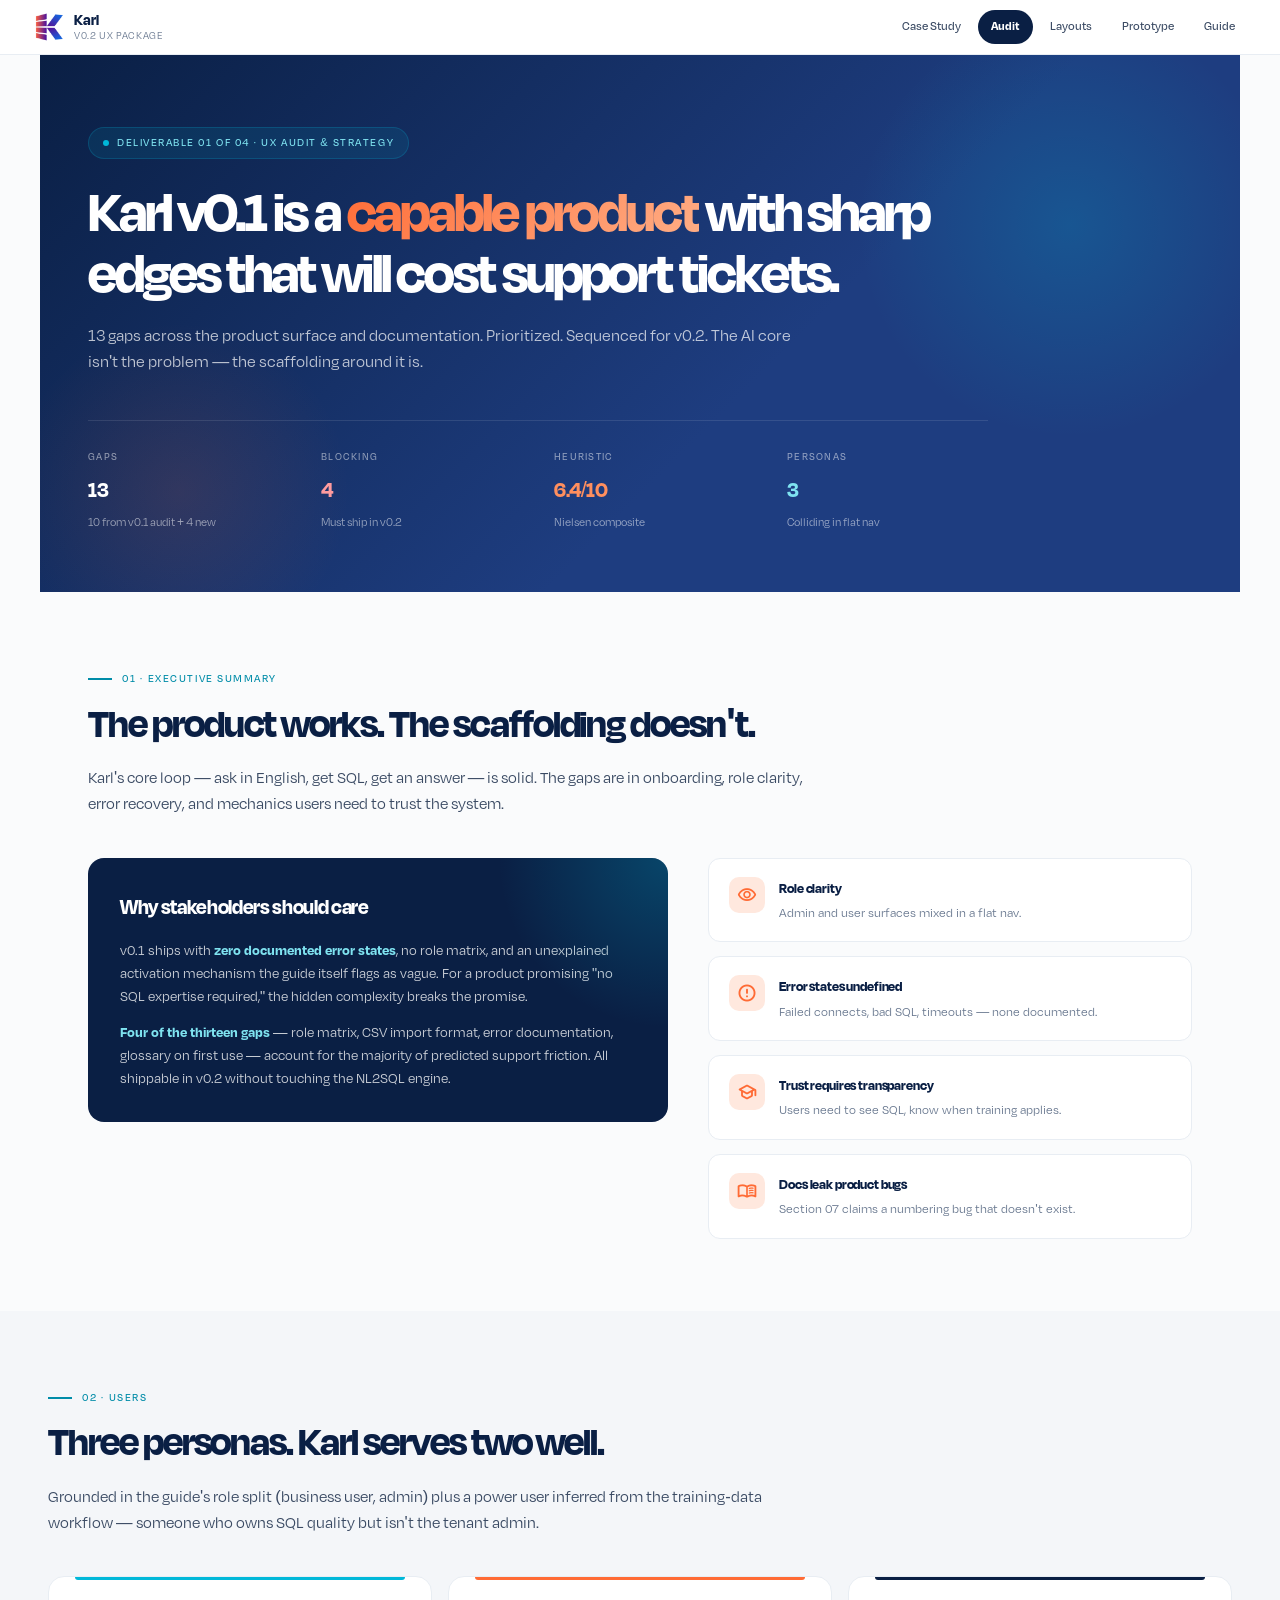
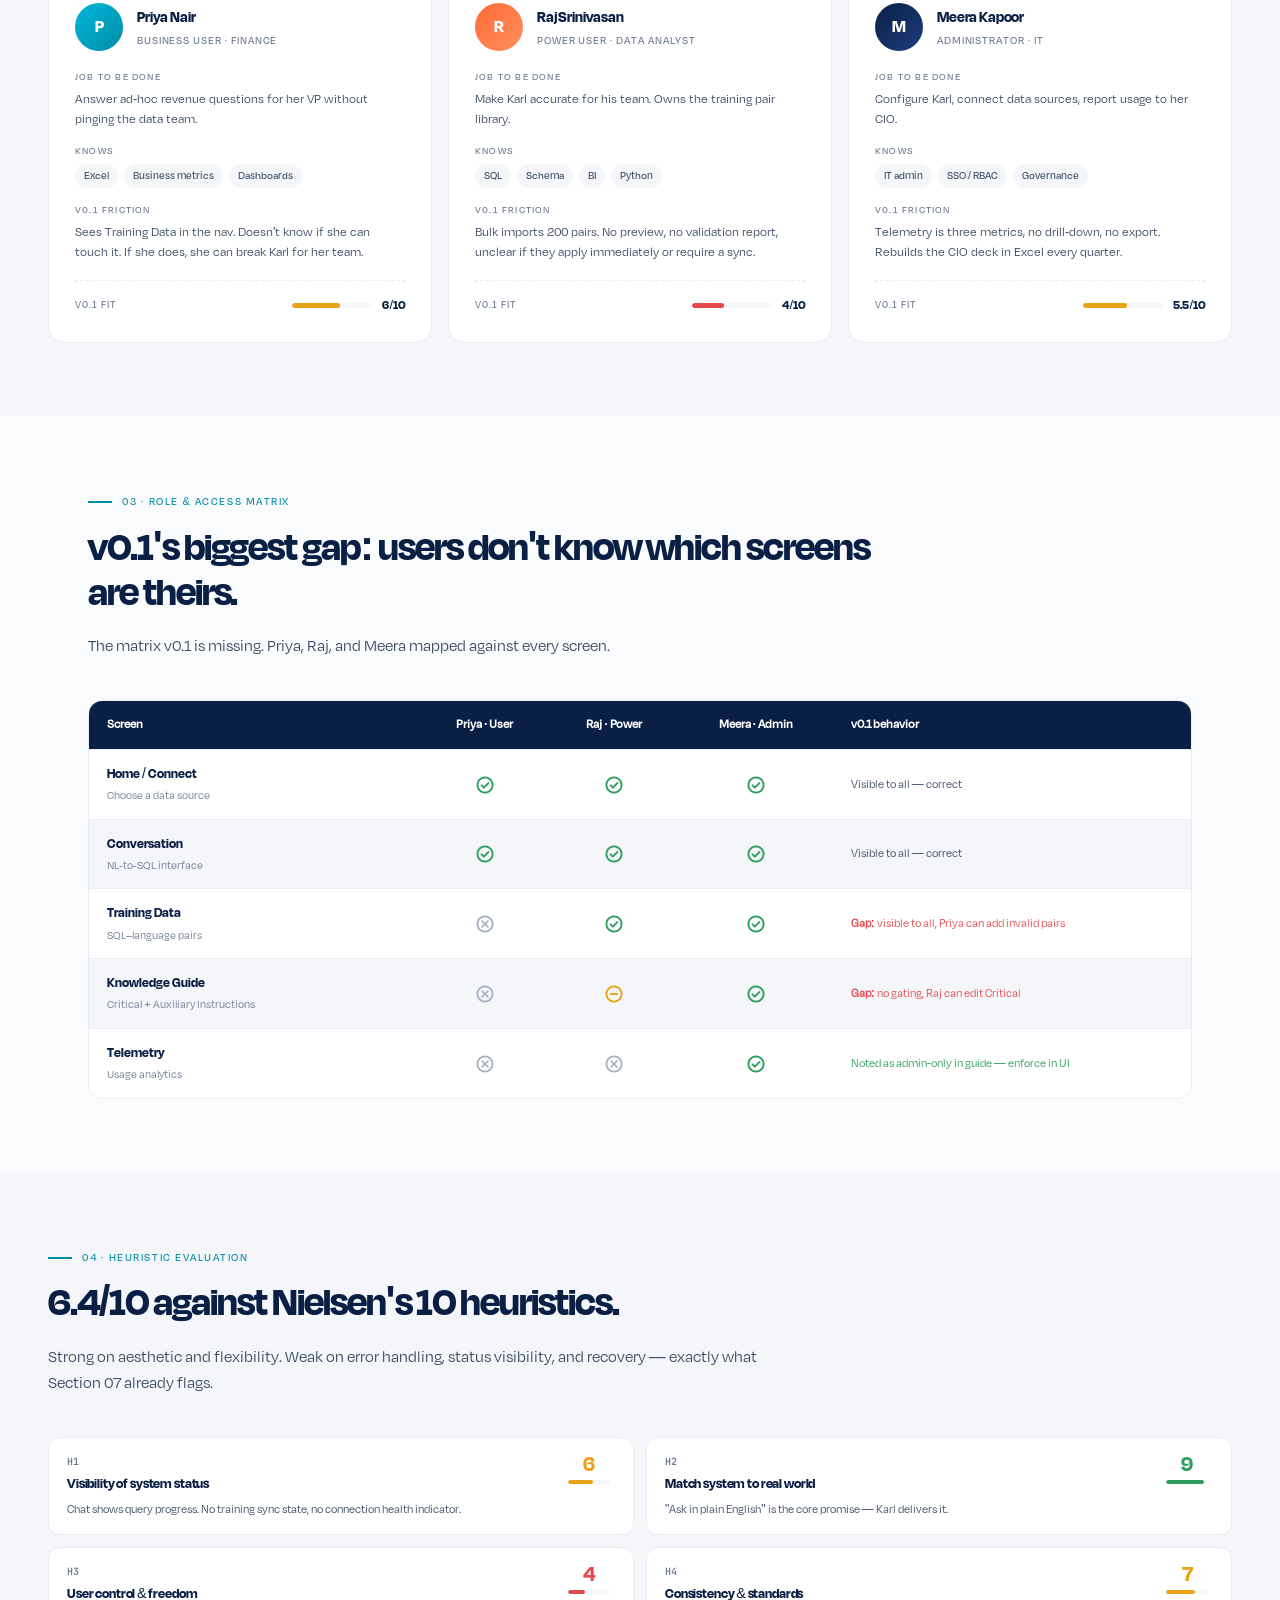
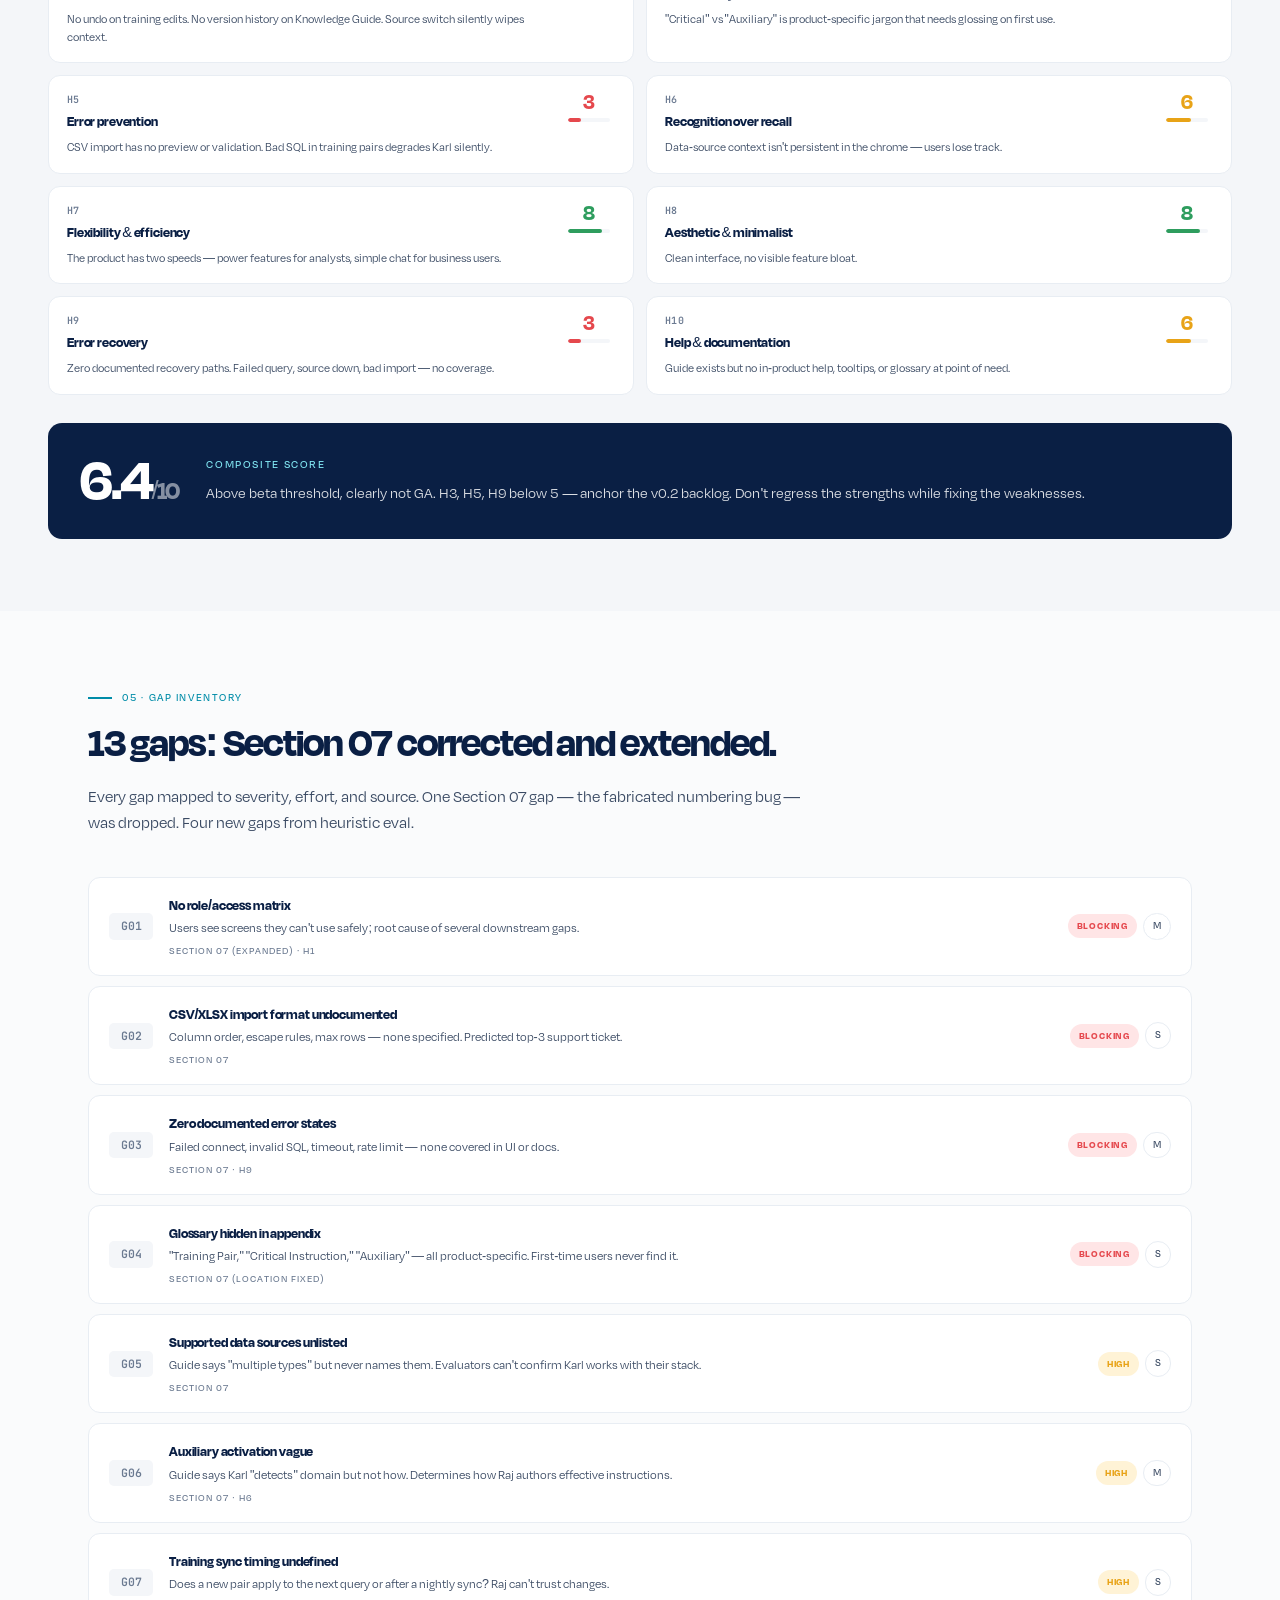
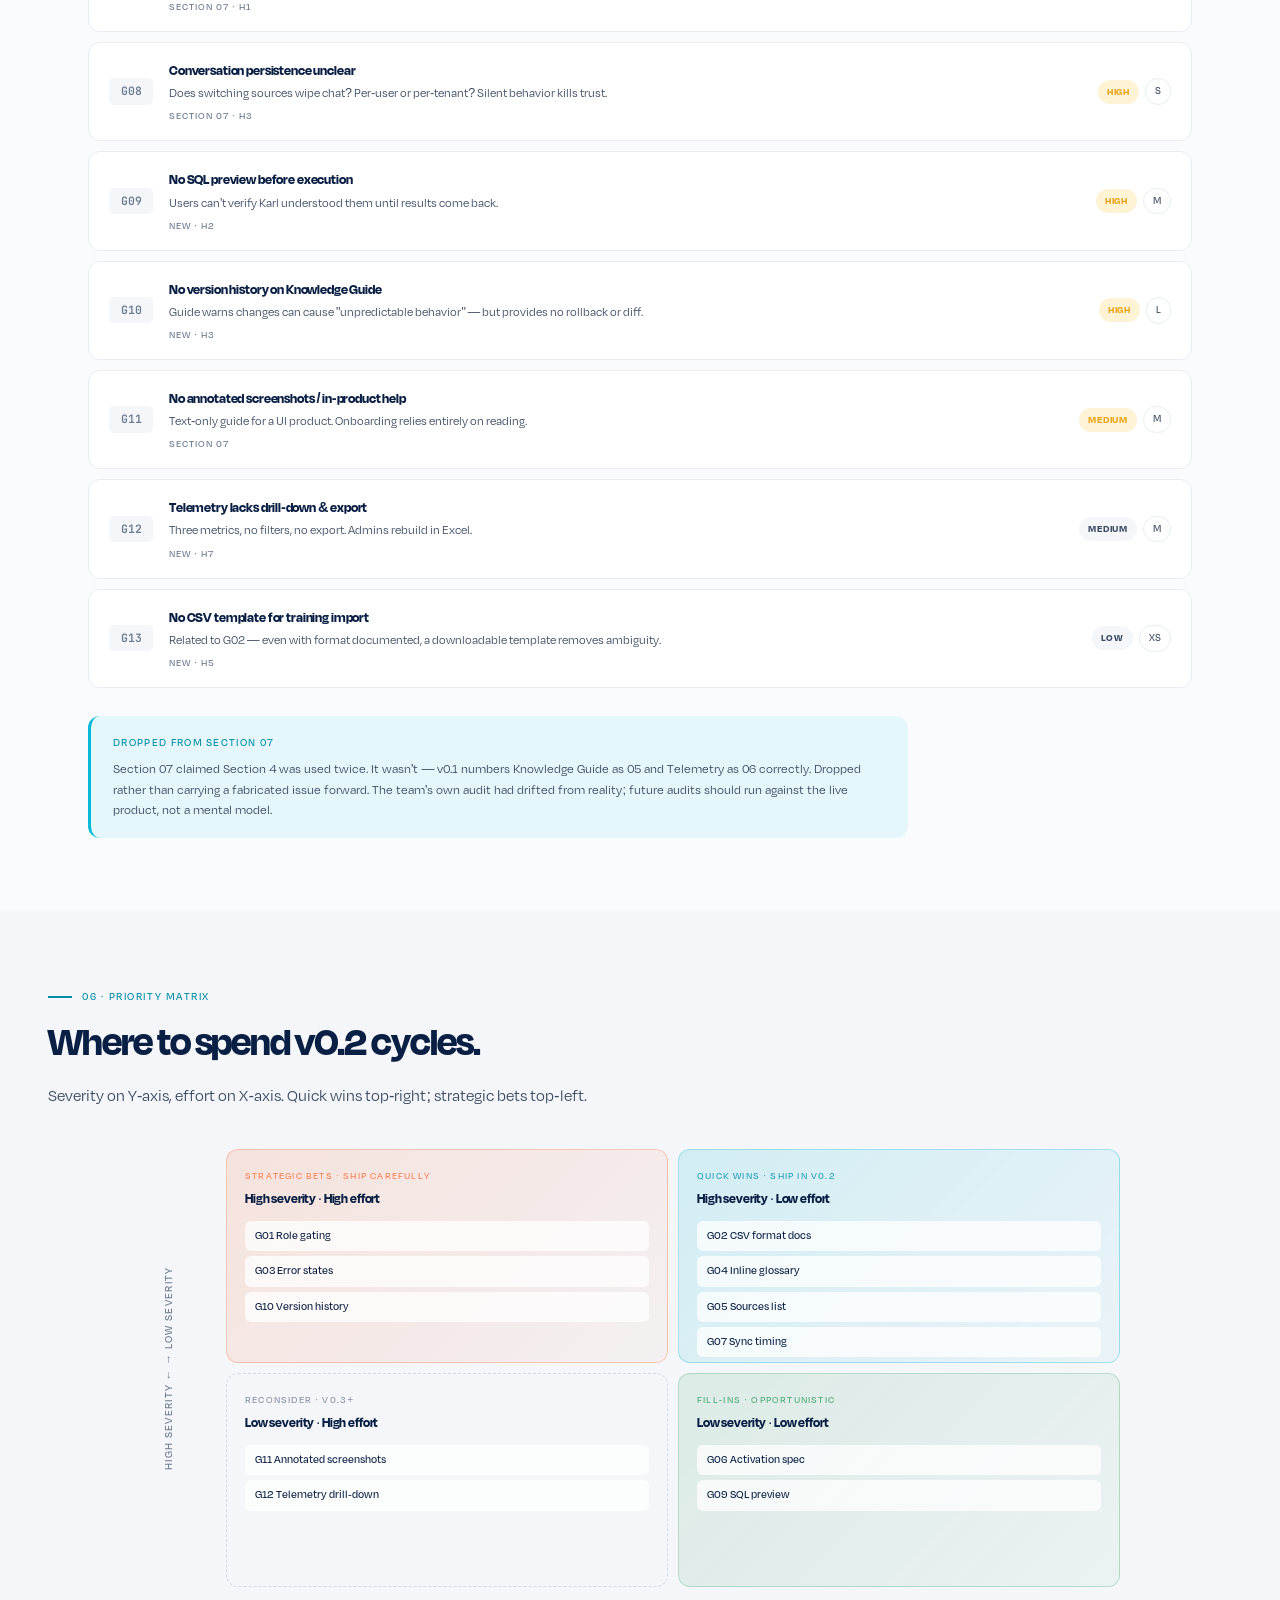
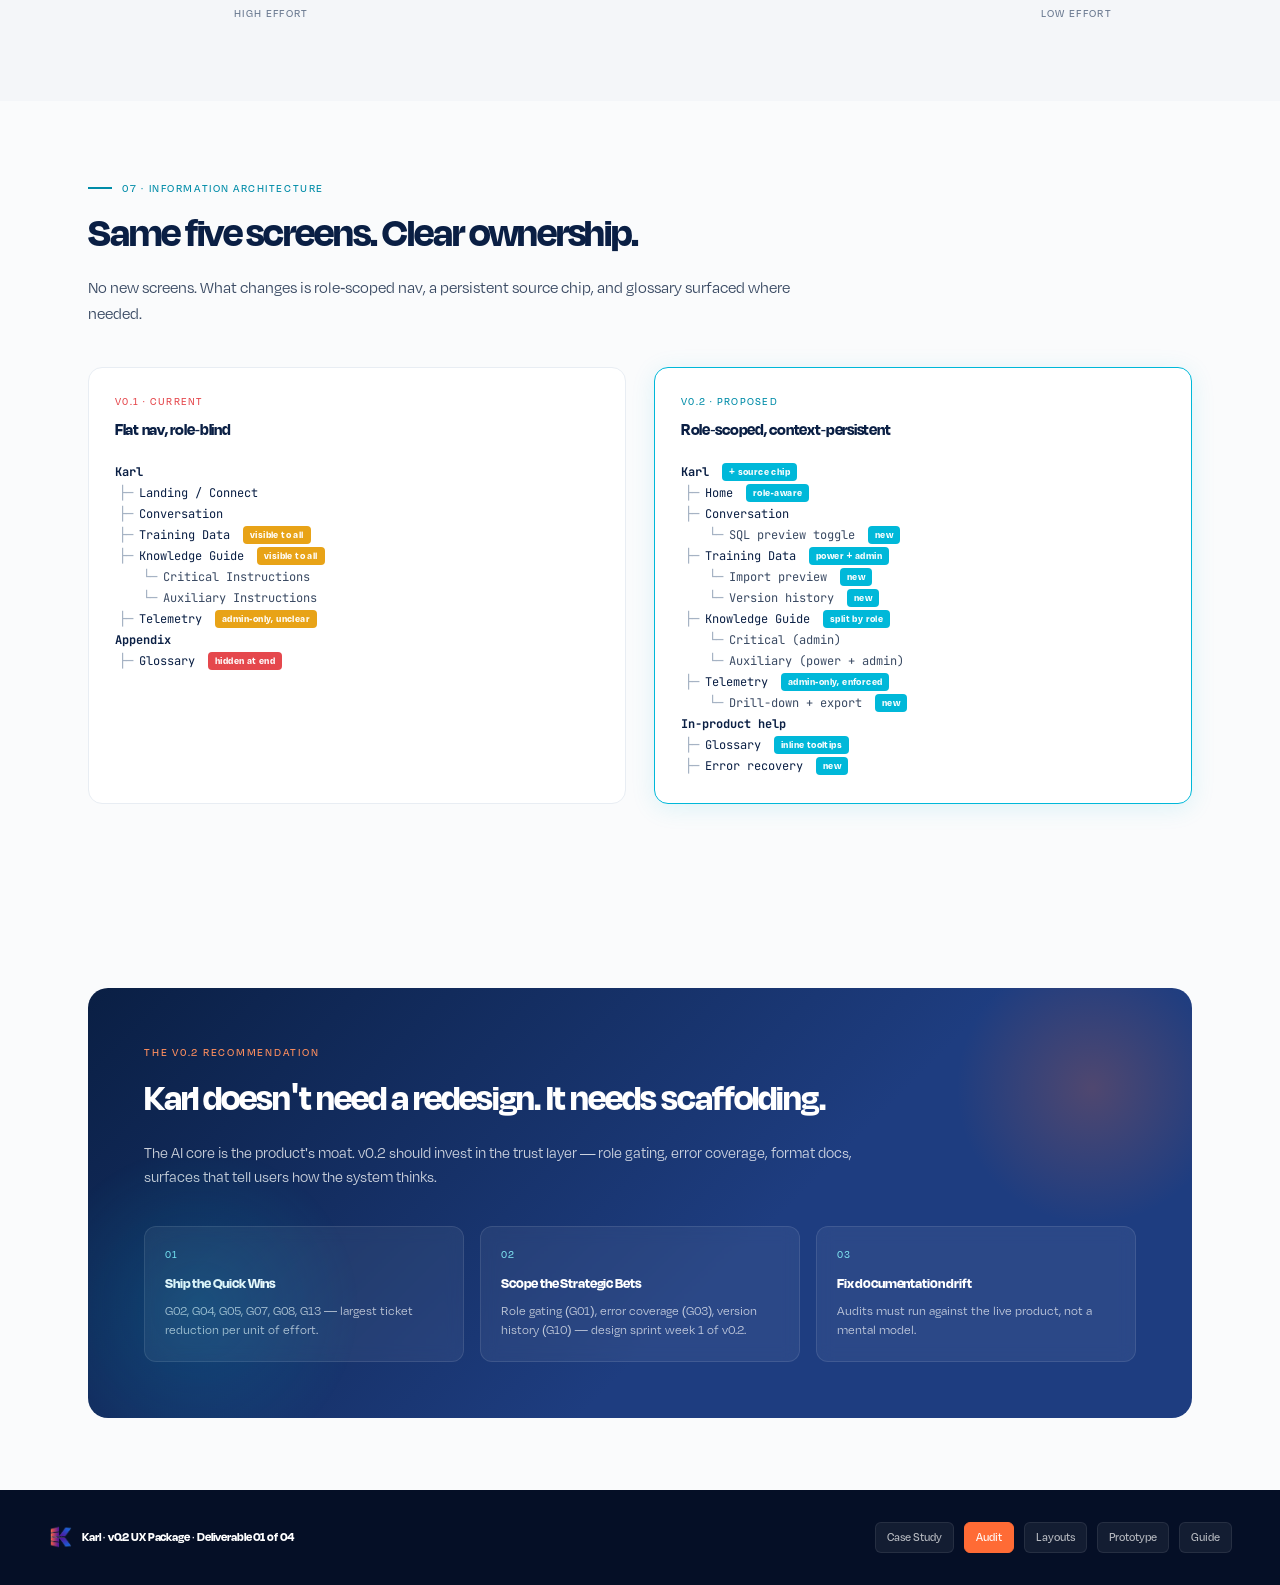
<file: 01_ux_audit.html>
<!DOCTYPE html>
<html lang="en">
<head>
<meta charset="UTF-8">
<meta name="viewport" content="width=device-width,initial-scale=1">
<title>UX Audit — Karl v0.2 | Anna Nair</title>
<link rel="stylesheet" href="fonts.css">
<link href="https://fonts.googleapis.com/css2?family=Material+Symbols+Rounded:opsz,wght,FILL,GRAD@20..48,100..700,0..1,-50..200&family=JetBrains+Mono:wght@400;500;600&display=swap" rel="stylesheet">
<style>
*{margin:0;padding:0;box-sizing:border-box}
html{scroll-behavior:smooth}

:root{
  --blue:#0A1F44;--blue-light:#1E3D80;--blue-dark:#050F26;--blue-pale:#E0ECFC;
  --cyan:#00B8D9;--cyan-light:#7FE3F0;--cyan-dark:#008CA8;--cyan-pale:#E5F7FB;
  --orange:#FF6B35;--orange-light:#FF8F5E;--orange-pale:#FFE8DE;
  --light:#FAFBFC;--light2:#F4F6F9;--light3:#E8EDF3;--light4:#D1DAE5;
  --text-dark:#0A1F44;--text-mid:#3A4A63;--text-light:#6B7A91;--text-muted:#A6B3C4;
  --border:#E8EDF3;
  --green:#2E9D5E;--green-pale:#D9F2E3;
  --red:#E5484D;--red-pale:#FFE5E6;
  --amber:#E8A317;--amber-pale:#FFF3D6;
}
body{
  font-family:'Degular-Regular',sans-serif;background:var(--light);
  color:var(--text-dark);font-size:15px;line-height:1.6;
  -webkit-font-smoothing:antialiased;overflow-x:hidden;
}
.material-symbols-rounded{font-variation-settings:'FILL' 0,'wght' 500,'GRAD' 0,'opsz' 24;vertical-align:middle}
.mono{font-family:'JetBrains Mono',monospace}

/* ══ GLOBAL NAV ══ */
.gnav{
  position:sticky;top:0;z-index:100;
  display:flex;align-items:center;justify-content:space-between;
  padding:10px 32px;background:#fff;border-bottom:1px solid var(--border);
}
.gnav-brand{display:flex;align-items:center;gap:10px;text-decoration:none}
.gnav-logo{width:32px;height:32px;display:block}
.gnav-wordmark{font-family:'DegularDisplay-Bold',sans-serif;color:var(--blue);font-size:16px;letter-spacing:-.01em;line-height:1}
.gnav-wordmark .sub{font-family:'Degular-Regular',sans-serif;font-size:10.5px;color:var(--text-light);letter-spacing:.06em;margin-top:2px;display:block;text-transform:uppercase;font-weight:500}
.gnav-links{display:flex;align-items:center;gap:4px}
.gnav-link{
  font-family:'Degular-Medium',sans-serif;font-size:12.5px;color:var(--text-mid);
  text-decoration:none;padding:7px 13px;border-radius:100px;transition:all .2s;
}
.gnav-link:hover{color:var(--blue);background:var(--light2)}
.gnav-link.active{background:var(--blue);color:#fff;font-family:'Degular-Bold',sans-serif}

/* ══ DOC HEADER ══ */
.doc-hero{
  background:linear-gradient(135deg,var(--blue) 0%,var(--blue-light) 60%,var(--blue-light) 100%);
  color:#fff;padding:72px 48px 60px;position:relative;overflow:hidden;
}
.doc-hero::before{content:'';position:absolute;top:-80px;right:-80px;width:500px;height:500px;background:radial-gradient(circle,rgba(0,184,217,.2),transparent 60%);pointer-events:none}
.doc-hero::after{content:'';position:absolute;bottom:-100px;left:-60px;width:400px;height:400px;background:radial-gradient(circle,rgba(255,107,53,.12),transparent 60%);pointer-events:none}
.doc-hero-inner{max-width:1200px;margin:0 auto;position:relative;z-index:2}
.doc-eyebrow{
  display:inline-flex;align-items:center;gap:8px;
  font-family:'Degular-Medium',sans-serif;font-size:11px;color:var(--cyan-light);
  letter-spacing:.14em;text-transform:uppercase;
  background:rgba(0,184,217,.1);border:1px solid rgba(0,184,217,.2);
  padding:6px 14px;border-radius:100px;margin-bottom:24px;
}
.doc-eyebrow-dot{width:6px;height:6px;border-radius:50%;background:var(--cyan)}
.doc-hero h1{
  font-family:'DegularDisplay-Bold',sans-serif;font-size:clamp(38px,5vw,60px);
  line-height:1.02;letter-spacing:-.035em;margin-bottom:18px;max-width:860px;
}
.doc-hero h1 .accent{background:linear-gradient(135deg,var(--orange),#FFB088);-webkit-background-clip:text;-webkit-text-fill-color:transparent;background-clip:text}
.doc-hero-sub{font-size:17px;color:rgba(255,255,255,.72);line-height:1.55;max-width:720px}
.doc-hero-meta{display:grid;grid-template-columns:repeat(4,1fr);gap:32px;margin-top:44px;padding-top:28px;border-top:1px solid rgba(255,255,255,.1);max-width:900px}
.dm-label{font-family:'Degular-Medium',sans-serif;font-size:10.5px;text-transform:uppercase;letter-spacing:.12em;color:rgba(255,255,255,.5);margin-bottom:8px}
.dm-val{font-family:'DegularDisplay-Bold',sans-serif;font-size:22px;color:#fff;letter-spacing:-.02em}
.dm-val.red{color:#FF9B9E}
.dm-val.orange{color:var(--orange-light)}
.dm-val.cyan{color:var(--cyan-light)}
.dm-sub{font-family:'Degular-Regular',sans-serif;font-size:12px;color:rgba(255,255,255,.55);margin-top:4px}

/* ══ SECTIONS ══ */
section{padding:72px 48px;max-width:1200px;margin:0 auto}
section.bg-alt{max-width:none;background:var(--light2);margin:0;padding:72px 48px}
section.bg-alt>.inner{max-width:1200px;margin:0 auto}
.sec-kicker{
  display:inline-flex;align-items:center;gap:10px;
  font-family:'Degular-Medium',sans-serif;font-size:11px;color:var(--cyan-dark);
  letter-spacing:.14em;text-transform:uppercase;margin-bottom:14px;
}
.sec-kicker::before{content:'';width:24px;height:2px;background:var(--cyan-dark)}
h2.sec-h{font-family:'DegularDisplay-Bold',sans-serif;font-size:clamp(28px,3.6vw,42px);line-height:1.08;letter-spacing:-.025em;color:var(--blue);margin-bottom:18px;max-width:820px}
h2.sec-h .em{color:var(--orange)}
.sec-lede{font-size:16.5px;color:var(--text-mid);line-height:1.6;max-width:740px;margin-bottom:40px}
h3.sub-h{font-family:'DegularDisplay-Bold',sans-serif;font-size:22px;letter-spacing:-.015em;color:var(--blue);margin:40px 0 14px}

/* ══ EXEC SUMMARY ══ */
.exec-grid{display:grid;grid-template-columns:1.2fr 1fr;gap:40px;margin-top:40px;align-items:start}
.exec-verdict{background:var(--blue);color:#fff;padding:32px;border-radius:16px;position:relative;overflow:hidden}
.exec-verdict::after{content:'';position:absolute;top:0;right:0;width:200px;height:200px;background:radial-gradient(circle at top right,rgba(0,184,217,.25),transparent 60%)}
.exec-verdict h3{font-family:'DegularDisplay-Bold',sans-serif;font-size:22px;margin-bottom:14px;letter-spacing:-.015em;position:relative}
.exec-verdict p{font-size:14.5px;color:rgba(255,255,255,.78);line-height:1.6;position:relative}
.exec-verdict p+p{margin-top:12px}
.exec-verdict strong{color:var(--cyan-light);font-family:'Degular-Bold',sans-serif}
.pillars{display:flex;flex-direction:column;gap:14px}
.pillar{border:1px solid var(--border);border-radius:12px;padding:18px 20px;display:grid;grid-template-columns:36px 1fr;gap:14px;align-items:start;transition:all .2s;background:#fff}
.pillar:hover{border-color:var(--orange);transform:translateX(3px)}
.p-icon{width:36px;height:36px;border-radius:10px;display:flex;align-items:center;justify-content:center;background:var(--orange-pale);color:var(--orange)}
.p-icon .material-symbols-rounded{font-size:20px}
.pillar h4{font-family:'DegularDisplay-Bold',sans-serif;font-size:14.5px;letter-spacing:-.01em;margin-bottom:4px;color:var(--blue)}
.pillar p{font-size:13px;color:var(--text-light);line-height:1.5}

/* ══ PERSONAS ══ */
.persona-grid{display:grid;grid-template-columns:repeat(3,1fr);gap:16px;margin-top:40px}
.persona{background:#fff;border:1px solid var(--border);border-radius:16px;padding:26px;position:relative;transition:all .3s ease}
.persona::before{content:'';position:absolute;top:0;left:26px;right:26px;height:3px;border-radius:0 0 3px 3px}
.persona.p1::before{background:var(--cyan)}
.persona.p2::before{background:var(--orange)}
.persona.p3::before{background:var(--blue)}
.persona:hover{transform:translateY(-4px);box-shadow:var(--shadow-lg)}
.pa-head{display:flex;align-items:center;gap:14px;margin-bottom:18px}
.pa-av{width:48px;height:48px;border-radius:50%;display:flex;align-items:center;justify-content:center;color:#fff;font-family:'DegularDisplay-Bold',sans-serif;font-size:18px}
.persona.p1 .pa-av{background:linear-gradient(135deg,var(--cyan),var(--cyan-dark))}
.persona.p2 .pa-av{background:linear-gradient(135deg,var(--orange),var(--orange-light))}
.persona.p3 .pa-av{background:linear-gradient(135deg,var(--blue),var(--blue-light))}
.pa-name{font-family:'DegularDisplay-Bold',sans-serif;font-size:16px;letter-spacing:-.01em;color:var(--blue)}
.pa-role{font-family:'Degular-Medium',sans-serif;font-size:11px;color:var(--text-light);text-transform:uppercase;letter-spacing:.08em;margin-top:2px}
.pa-block{margin-top:14px}
.pa-label{font-family:'Degular-Medium',sans-serif;font-size:10px;text-transform:uppercase;letter-spacing:.12em;color:var(--text-light);margin-bottom:5px}
.pa-block p{font-size:13px;color:var(--text-mid);line-height:1.5}
.pa-tags{display:flex;flex-wrap:wrap;gap:6px;margin-top:4px}
.pa-tag{font-size:11px;padding:3px 9px;border-radius:999px;background:var(--light2);color:var(--text-mid);font-family:'Degular-Medium',sans-serif}
.pa-score{margin-top:18px;padding-top:14px;border-top:1px dashed var(--border);display:flex;align-items:center;justify-content:space-between}
.ps-label{font-family:'Degular-Medium',sans-serif;font-size:10.5px;color:var(--text-light);text-transform:uppercase;letter-spacing:.1em}
.ps-wrap{display:flex;align-items:center;gap:10px}
.ps-bar{width:80px;height:5px;background:var(--light2);border-radius:999px;overflow:hidden}
.ps-fill{height:100%;border-radius:999px}
.ps-fill.mid{background:var(--amber)}
.ps-fill.bad{background:var(--red)}
.ps-val{font-family:'DegularDisplay-Bold',sans-serif;font-size:13px;color:var(--blue)}

/* ══ ROLE TABLE ══ */
.role-tbl{margin-top:40px;border:1px solid var(--border);border-radius:14px;overflow:hidden;background:#fff}
.role-tbl table{width:100%;border-collapse:collapse;font-size:13px}
.role-tbl thead tr{background:var(--blue);color:#fff}
.role-tbl th{text-align:left;padding:14px 18px;font-family:'Degular-Medium',sans-serif;font-size:12.5px;letter-spacing:-.005em}
.role-tbl th:first-child{width:30%}
.role-tbl td{padding:13px 18px;border-top:1px solid var(--border);vertical-align:middle}
.role-tbl tr:nth-child(even) td{background:var(--light2)}
.role-tbl .scr-name{font-family:'DegularDisplay-Bold',sans-serif;color:var(--blue);font-size:14px}
.role-tbl .scr-desc{font-size:11.5px;color:var(--text-light);margin-top:2px}
.ac{text-align:center}
.ac .material-symbols-rounded{font-size:20px}
.ac.yes{color:var(--green)}
.ac.no{color:var(--text-muted)}
.ac.partial{color:var(--amber)}

/* ══ HEURISTICS ══ */
.heur-grid{display:grid;grid-template-columns:repeat(2,1fr);gap:12px;margin-top:32px}
.heur{background:#fff;border:1px solid var(--border);border-radius:12px;padding:16px 18px;display:grid;grid-template-columns:1fr auto;gap:14px;align-items:start;transition:all .2s}
.heur:hover{border-color:var(--cyan)}
.heur-num{font-family:'JetBrains Mono',monospace;font-size:10px;color:var(--text-light);font-weight:600;letter-spacing:.04em}
.heur-title{font-family:'DegularDisplay-Bold',sans-serif;font-size:14.5px;letter-spacing:-.01em;margin-top:2px;color:var(--blue)}
.heur-text{font-size:12px;color:var(--text-mid);line-height:1.45;margin-top:6px}
.heur-score{display:flex;flex-direction:column;align-items:center;gap:4px;min-width:52px}
.heur-score-num{font-family:'DegularDisplay-Bold',sans-serif;font-size:22px;letter-spacing:-.02em;line-height:1}
.heur-score-bar{width:42px;height:4px;background:var(--light2);border-radius:999px;overflow:hidden}
.heur-score-fill{height:100%;border-radius:999px}
.h-good .heur-score-num{color:var(--green)} .h-good .heur-score-fill{background:var(--green)}
.h-mid .heur-score-num{color:var(--amber)} .h-mid .heur-score-fill{background:var(--amber)}
.h-bad .heur-score-num{color:var(--red)} .h-bad .heur-score-fill{background:var(--red)}
.heur-agg{margin-top:28px;background:var(--blue);color:#fff;border-radius:14px;padding:28px 32px;display:grid;grid-template-columns:auto 1fr;gap:28px;align-items:center}
.agg-num{font-family:'DegularDisplay-Bold',sans-serif;font-size:60px;letter-spacing:-.03em;line-height:1}
.agg-num span{font-size:26px;color:rgba(255,255,255,.5)}
.agg-label{font-family:'Degular-Medium',sans-serif;font-size:11.5px;text-transform:uppercase;letter-spacing:.14em;color:var(--cyan-light);margin-bottom:8px}
.agg-text{font-size:15px;color:rgba(255,255,255,.85);line-height:1.55}

/* ══ GAPS ══ */
.gap-list{margin-top:32px;display:flex;flex-direction:column;gap:10px}
.gap{background:#fff;border:1px solid var(--border);border-radius:12px;padding:16px 20px;display:grid;grid-template-columns:44px 1fr auto;gap:16px;align-items:center;transition:all .15s}
.gap:hover{border-color:var(--blue);transform:translateX(2px)}
.gap-num{font-family:'JetBrains Mono',monospace;font-size:11.5px;font-weight:600;color:var(--text-light);padding:4px 8px;border-radius:5px;background:var(--light2);text-align:center}
.gap-body h4{font-family:'DegularDisplay-Bold',sans-serif;font-size:14.5px;letter-spacing:-.01em;margin-bottom:3px;color:var(--blue)}
.gap-body p{font-size:12.5px;color:var(--text-mid);line-height:1.45}
.gap-src{font-family:'Degular-Medium',sans-serif;font-size:10px;text-transform:uppercase;letter-spacing:.1em;color:var(--text-light);margin-top:5px}
.gap-tags{display:flex;gap:6px;align-items:center}
.sev{font-family:'Degular-Bold',sans-serif;font-size:10px;font-weight:700;padding:4px 9px;border-radius:999px;text-transform:uppercase;letter-spacing:.08em}
.sev.high{background:var(--red-pale);color:var(--red)}
.sev.med{background:var(--amber-pale);color:var(--amber)}
.sev.low{background:var(--light2);color:var(--text-mid)}
.eff{font-family:'Degular-Medium',sans-serif;font-size:10.5px;padding:4px 9px;border-radius:999px;background:#fff;color:var(--text-mid);border:1px solid var(--border)}

/* Callout note */
.callout{margin-top:28px;padding:18px 22px;background:var(--cyan-pale);border-radius:12px;border-left:3px solid var(--cyan);max-width:820px}
.callout-lbl{font-family:'Degular-Medium',sans-serif;font-size:11px;text-transform:uppercase;letter-spacing:.12em;color:var(--cyan-dark);margin-bottom:8px}
.callout p{font-size:13px;color:var(--text-mid);line-height:1.55}

/* ══ PRIORITY MATRIX ══ */
.matrix{display:grid;grid-template-columns:56px 1fr 1fr;grid-template-rows:1fr 1fr 32px;gap:10px;aspect-ratio:2/1;max-width:960px;margin:40px auto 0}
.axis-y{grid-row:1/3;grid-column:1;display:flex;flex-direction:column;justify-content:space-between;align-items:center;font-family:'Degular-Medium',sans-serif;font-size:11px;text-transform:uppercase;letter-spacing:.12em;color:var(--text-light);writing-mode:vertical-rl;transform:rotate(180deg)}
.q{border-radius:12px;padding:18px;position:relative;overflow:hidden}
.q-label{font-family:'Degular-Medium',sans-serif;font-size:10px;text-transform:uppercase;letter-spacing:.12em;margin-bottom:4px;opacity:.8}
.q-title{font-family:'DegularDisplay-Bold',sans-serif;font-size:14px;letter-spacing:-.01em;margin-bottom:10px;color:var(--blue)}
.q-items{display:flex;flex-direction:column;gap:5px}
.q-item{font-family:'Degular-Medium',sans-serif;font-size:11.5px;padding:6px 10px;background:rgba(255,255,255,.75);border-radius:6px;color:var(--blue)}
.q.strat{background:linear-gradient(135deg,rgba(255,107,53,.14),rgba(255,107,53,.04));border:1px solid rgba(255,107,53,.3)}
.q.strat .q-label{color:var(--orange)}
.q.quick{background:linear-gradient(135deg,rgba(0,184,217,.14),rgba(0,184,217,.04));border:1px solid rgba(0,184,217,.3)}
.q.quick .q-label{color:var(--cyan-dark)}
.q.recon{background:var(--light2);border:1px dashed var(--light4)}
.q.recon .q-label{color:var(--text-light)}
.q.fill{background:linear-gradient(135deg,rgba(46,157,94,.12),rgba(46,157,94,.04));border:1px solid rgba(46,157,94,.25)}
.q.fill .q-label{color:var(--green)}
.axis-x{grid-row:3;grid-column:2/4;display:flex;justify-content:space-between;align-items:center;font-family:'Degular-Medium',sans-serif;font-size:11px;text-transform:uppercase;letter-spacing:.12em;color:var(--text-light);padding:0 8px}

/* ══ IA BEFORE/AFTER ══ */
.ia-grid{display:grid;grid-template-columns:1fr 1fr;gap:28px;margin-top:36px}
.ia-col{background:#fff;border:1px solid var(--border);border-radius:14px;padding:26px}
.ia-col.after{border-color:var(--cyan);box-shadow:0 4px 24px rgba(0,184,217,.12)}
.ia-label{font-family:'Degular-Medium',sans-serif;font-size:10.5px;text-transform:uppercase;letter-spacing:.12em;margin-bottom:6px}
.ia-col.before .ia-label{color:var(--red)}
.ia-col.after .ia-label{color:var(--cyan-dark)}
.ia-title{font-family:'DegularDisplay-Bold',sans-serif;font-size:17px;letter-spacing:-.015em;margin-bottom:18px;color:var(--blue)}
.ia-tree{font-family:'JetBrains Mono',monospace;font-size:12px;line-height:1.75;color:var(--blue)}
.ia-tree .node{display:block;padding-left:20px;position:relative}
.ia-tree .l1{padding-left:0;font-weight:700}
.ia-tree .l2{padding-left:24px}
.ia-tree .l2::before{content:'├─';position:absolute;left:4px;color:var(--text-muted)}
.ia-tree .l3{padding-left:48px;color:var(--text-mid)}
.ia-tree .l3::before{content:'└─';position:absolute;left:28px;color:var(--text-muted)}
.flag{font-size:10px;padding:2px 7px;border-radius:4px;font-family:'Degular-Bold',sans-serif;letter-spacing:.04em;margin-left:6px;vertical-align:middle;font-weight:700}
.flag.new{background:var(--cyan);color:#fff}
.flag.dup{background:var(--amber);color:#fff}
.flag.bug{background:var(--red);color:#fff}

/* ══ VERDICT ══ */
.verdict{background:linear-gradient(135deg,var(--blue) 0%,var(--blue-light) 60%,var(--blue-light) 100%);color:#fff;border-radius:20px;padding:56px;position:relative;overflow:hidden;margin-top:40px}
.verdict::before{content:'';position:absolute;top:-60px;right:-60px;width:320px;height:320px;background:radial-gradient(circle,rgba(255,107,53,.22),transparent 60%)}
.verdict::after{content:'';position:absolute;bottom:-80px;left:-80px;width:380px;height:380px;background:radial-gradient(circle,rgba(0,184,217,.18),transparent 60%)}
.verdict-kicker{font-family:'Degular-Medium',sans-serif;font-size:11px;text-transform:uppercase;letter-spacing:.16em;color:var(--orange-light);margin-bottom:16px;position:relative}
.verdict-h{font-family:'DegularDisplay-Bold',sans-serif;font-size:clamp(26px,3.4vw,38px);line-height:1.1;letter-spacing:-.025em;position:relative;max-width:820px;margin-bottom:22px}
.verdict-sub{font-size:15.5px;color:rgba(255,255,255,.78);line-height:1.55;max-width:720px;position:relative;margin-bottom:36px}
.vp-grid{display:grid;grid-template-columns:repeat(3,1fr);gap:16px;position:relative}
.vp{background:rgba(255,255,255,.06);backdrop-filter:blur(8px);border:1px solid rgba(255,255,255,.1);border-radius:12px;padding:20px}
.vp-num{font-family:'Degular-Medium',sans-serif;font-size:10.5px;color:var(--cyan-light);letter-spacing:.14em;margin-bottom:8px}
.vp h4{font-family:'DegularDisplay-Bold',sans-serif;font-size:15px;letter-spacing:-.01em;margin-bottom:6px}
.vp p{font-size:13px;color:rgba(255,255,255,.7);line-height:1.5}

/* ══ FOOTER ══ */
.foot{background:var(--blue-dark);color:rgba(255,255,255,.5);padding:32px 48px;display:flex;align-items:center;justify-content:space-between;flex-wrap:wrap;gap:16px;font-size:13px}
.foot-brand{color:#fff;font-family:'DegularDisplay-Bold',sans-serif;display:flex;align-items:center;gap:10px;letter-spacing:-.01em}
.foot-brand img{width:24px;height:24px}
.foot-nav{display:flex;gap:10px}
.foot-link{font-size:12px;padding:5px 11px;border-radius:6px;background:rgba(255,255,255,.06);color:rgba(255,255,255,.7);text-decoration:none;font-family:'Degular-Medium',sans-serif;border:1px solid rgba(255,255,255,.08);transition:all .15s}
.foot-link:hover{background:rgba(255,255,255,.12);color:#fff}
.foot-link.current{background:var(--orange);color:#fff;border-color:var(--orange)}

@media (max-width:980px){
  .doc-hero-meta{grid-template-columns:repeat(2,1fr);gap:20px}
  .exec-grid,.ia-grid{grid-template-columns:1fr}
  .persona-grid,.heur-grid,.vp-grid{grid-template-columns:1fr}
  .role-tbl{overflow-x:auto}
  .role-tbl table{min-width:720px}
  .matrix{aspect-ratio:auto;grid-template-rows:auto auto auto auto 32px;grid-template-columns:1fr}
  .axis-y{display:none}
  .axis-x{grid-column:1}
  .gnav-links{display:none}
}
</style>
</head>
<body>

<!-- GLOBAL NAV -->
<nav class="gnav">
  <a href="index.html" class="gnav-brand">
    <img src="logo-gradient.png" class="gnav-logo" alt="Karl">
    <div class="gnav-wordmark">Karl<span class="sub">v0.2 UX Package</span></div>
  </a>
  <div class="gnav-links">
    <a href="index.html" class="gnav-link">Case Study</a>
    <a href="01_ux_audit.html" class="gnav-link active">Audit</a>
    <a href="02_layouts.html" class="gnav-link">Layouts</a>
    <a href="03_prototype.html" class="gnav-link">Prototype</a>
    <a href="04_user_guide.html" class="gnav-link">Guide</a>
  </div>
</nav>

<!-- DOC HERO -->
<section class="doc-hero">
  <div class="doc-hero-inner">
    <div class="doc-eyebrow"><span class="doc-eyebrow-dot"></span>Deliverable 01 of 04 · UX Audit &amp; Strategy</div>
    <h1>Karl v0.1 is a <span class="accent">capable product</span> with sharp edges that will cost support tickets.</h1>
    <p class="doc-hero-sub">13 gaps across the product surface and documentation. Prioritized. Sequenced for v0.2. The AI core isn't the problem — the scaffolding around it is.</p>
    <div class="doc-hero-meta">
      <div><div class="dm-label">Gaps</div><div class="dm-val">13</div><div class="dm-sub">10 from v0.1 audit + 4 new</div></div>
      <div><div class="dm-label">Blocking</div><div class="dm-val red">4</div><div class="dm-sub">Must ship in v0.2</div></div>
      <div><div class="dm-label">Heuristic</div><div class="dm-val orange">6.4/10</div><div class="dm-sub">Nielsen composite</div></div>
      <div><div class="dm-label">Personas</div><div class="dm-val cyan">3</div><div class="dm-sub">Colliding in flat nav</div></div>
    </div>
  </div>
</section>

<!-- EXEC SUMMARY -->
<section>
  <div class="sec-kicker">01 · Executive Summary</div>
  <h2 class="sec-h">The product works. The scaffolding doesn't.</h2>
  <p class="sec-lede">Karl's core loop — ask in English, get SQL, get an answer — is solid. The gaps are in onboarding, role clarity, error recovery, and mechanics users need to trust the system.</p>

  <div class="exec-grid">
    <div class="exec-verdict">
      <h3>Why stakeholders should care</h3>
      <p>v0.1 ships with <strong>zero documented error states</strong>, no role matrix, and an unexplained activation mechanism the guide itself flags as vague. For a product promising "no SQL expertise required," the hidden complexity breaks the promise.</p>
      <p><strong>Four of the thirteen gaps</strong> — role matrix, CSV import format, error documentation, glossary on first use — account for the majority of predicted support friction. All shippable in v0.2 without touching the NL2SQL engine.</p>
    </div>
    <div class="pillars">
      <div class="pillar"><div class="p-icon"><span class="material-symbols-rounded">visibility</span></div><div><h4>Role clarity</h4><p>Admin and user surfaces mixed in a flat nav.</p></div></div>
      <div class="pillar"><div class="p-icon"><span class="material-symbols-rounded">error</span></div><div><h4>Error states undefined</h4><p>Failed connects, bad SQL, timeouts — none documented.</p></div></div>
      <div class="pillar"><div class="p-icon"><span class="material-symbols-rounded">school</span></div><div><h4>Trust requires transparency</h4><p>Users need to see SQL, know when training applies.</p></div></div>
      <div class="pillar"><div class="p-icon"><span class="material-symbols-rounded">menu_book</span></div><div><h4>Docs leak product bugs</h4><p>Section 07 claims a numbering bug that doesn't exist.</p></div></div>
    </div>
  </div>
</section>

<!-- PERSONAS -->
<section class="bg-alt">
  <div class="inner">
    <div class="sec-kicker">02 · Users</div>
    <h2 class="sec-h">Three personas. Karl serves two well.</h2>
    <p class="sec-lede">Grounded in the guide's role split (business user, admin) plus a power user inferred from the training-data workflow — someone who owns SQL quality but isn't the tenant admin.</p>

    <div class="persona-grid">
      <div class="persona p1">
        <div class="pa-head"><div class="pa-av">P</div><div><div class="pa-name">Priya Nair</div><div class="pa-role">Business User · Finance</div></div></div>
        <div class="pa-block"><div class="pa-label">Job to be done</div><p>Answer ad-hoc revenue questions for her VP without pinging the data team.</p></div>
        <div class="pa-block"><div class="pa-label">Knows</div><div class="pa-tags"><span class="pa-tag">Excel</span><span class="pa-tag">Business metrics</span><span class="pa-tag">Dashboards</span></div></div>
        <div class="pa-block"><div class="pa-label">v0.1 friction</div><p>Sees Training Data in the nav. Doesn't know if she can touch it. If she does, she can break Karl for her team.</p></div>
        <div class="pa-score"><div class="ps-label">v0.1 fit</div><div class="ps-wrap"><div class="ps-bar"><div class="ps-fill mid" style="width:60%"></div></div><div class="ps-val">6/10</div></div></div>
      </div>
      <div class="persona p2">
        <div class="pa-head"><div class="pa-av">R</div><div><div class="pa-name">Raj Srinivasan</div><div class="pa-role">Power User · Data Analyst</div></div></div>
        <div class="pa-block"><div class="pa-label">Job to be done</div><p>Make Karl accurate for his team. Owns the training pair library.</p></div>
        <div class="pa-block"><div class="pa-label">Knows</div><div class="pa-tags"><span class="pa-tag">SQL</span><span class="pa-tag">Schema</span><span class="pa-tag">BI</span><span class="pa-tag">Python</span></div></div>
        <div class="pa-block"><div class="pa-label">v0.1 friction</div><p>Bulk imports 200 pairs. No preview, no validation report, unclear if they apply immediately or require a sync.</p></div>
        <div class="pa-score"><div class="ps-label">v0.1 fit</div><div class="ps-wrap"><div class="ps-bar"><div class="ps-fill bad" style="width:40%"></div></div><div class="ps-val">4/10</div></div></div>
      </div>
      <div class="persona p3">
        <div class="pa-head"><div class="pa-av">M</div><div><div class="pa-name">Meera Kapoor</div><div class="pa-role">Administrator · IT</div></div></div>
        <div class="pa-block"><div class="pa-label">Job to be done</div><p>Configure Karl, connect data sources, report usage to her CIO.</p></div>
        <div class="pa-block"><div class="pa-label">Knows</div><div class="pa-tags"><span class="pa-tag">IT admin</span><span class="pa-tag">SSO / RBAC</span><span class="pa-tag">Governance</span></div></div>
        <div class="pa-block"><div class="pa-label">v0.1 friction</div><p>Telemetry is three metrics, no drill-down, no export. Rebuilds the CIO deck in Excel every quarter.</p></div>
        <div class="pa-score"><div class="ps-label">v0.1 fit</div><div class="ps-wrap"><div class="ps-bar"><div class="ps-fill mid" style="width:55%"></div></div><div class="ps-val">5.5/10</div></div></div>
      </div>
    </div>
  </div>
</section>

<!-- ROLE MATRIX -->
<section>
  <div class="sec-kicker">03 · Role &amp; Access Matrix</div>
  <h2 class="sec-h">v0.1's biggest gap: users don't know which screens are theirs.</h2>
  <p class="sec-lede">The matrix v0.1 is missing. Priya, Raj, and Meera mapped against every screen.</p>

  <div class="role-tbl">
    <table>
      <thead><tr><th>Screen</th><th style="text-align:center">Priya · User</th><th style="text-align:center">Raj · Power</th><th style="text-align:center">Meera · Admin</th><th>v0.1 behavior</th></tr></thead>
      <tbody>
        <tr>
          <td><div class="scr-name">Home / Connect</div><div class="scr-desc">Choose a data source</div></td>
          <td class="ac yes"><span class="material-symbols-rounded">check_circle</span></td>
          <td class="ac yes"><span class="material-symbols-rounded">check_circle</span></td>
          <td class="ac yes"><span class="material-symbols-rounded">check_circle</span></td>
          <td style="font-size:12px;color:var(--text-mid)">Visible to all — correct</td>
        </tr>
        <tr>
          <td><div class="scr-name">Conversation</div><div class="scr-desc">NL-to-SQL interface</div></td>
          <td class="ac yes"><span class="material-symbols-rounded">check_circle</span></td>
          <td class="ac yes"><span class="material-symbols-rounded">check_circle</span></td>
          <td class="ac yes"><span class="material-symbols-rounded">check_circle</span></td>
          <td style="font-size:12px;color:var(--text-mid)">Visible to all — correct</td>
        </tr>
        <tr>
          <td><div class="scr-name">Training Data</div><div class="scr-desc">SQL–language pairs</div></td>
          <td class="ac no"><span class="material-symbols-rounded">cancel</span></td>
          <td class="ac yes"><span class="material-symbols-rounded">check_circle</span></td>
          <td class="ac yes"><span class="material-symbols-rounded">check_circle</span></td>
          <td style="font-size:12px;color:var(--red)"><strong>Gap:</strong> visible to all, Priya can add invalid pairs</td>
        </tr>
        <tr>
          <td><div class="scr-name">Knowledge Guide</div><div class="scr-desc">Critical + Auxiliary Instructions</div></td>
          <td class="ac no"><span class="material-symbols-rounded">cancel</span></td>
          <td class="ac partial"><span class="material-symbols-rounded">remove_circle</span></td>
          <td class="ac yes"><span class="material-symbols-rounded">check_circle</span></td>
          <td style="font-size:12px;color:var(--red)"><strong>Gap:</strong> no gating, Raj can edit Critical</td>
        </tr>
        <tr>
          <td><div class="scr-name">Telemetry</div><div class="scr-desc">Usage analytics</div></td>
          <td class="ac no"><span class="material-symbols-rounded">cancel</span></td>
          <td class="ac no"><span class="material-symbols-rounded">cancel</span></td>
          <td class="ac yes"><span class="material-symbols-rounded">check_circle</span></td>
          <td style="font-size:12px;color:var(--green)">Noted as admin-only in guide — enforce in UI</td>
        </tr>
      </tbody>
    </table>
  </div>
</section>

<!-- HEURISTICS -->
<section class="bg-alt">
  <div class="inner">
    <div class="sec-kicker">04 · Heuristic Evaluation</div>
    <h2 class="sec-h">6.4/10 against Nielsen's 10 heuristics.</h2>
    <p class="sec-lede">Strong on aesthetic and flexibility. Weak on error handling, status visibility, and recovery — exactly what Section 07 already flags.</p>

    <div class="heur-grid">
      <div class="heur h-mid"><div><div class="heur-num">H1</div><div class="heur-title">Visibility of system status</div><div class="heur-text">Chat shows query progress. No training sync state, no connection health indicator.</div></div><div class="heur-score"><div class="heur-score-num">6</div><div class="heur-score-bar"><div class="heur-score-fill" style="width:60%"></div></div></div></div>
      <div class="heur h-good"><div><div class="heur-num">H2</div><div class="heur-title">Match system to real world</div><div class="heur-text">"Ask in plain English" is the core promise — Karl delivers it.</div></div><div class="heur-score"><div class="heur-score-num">9</div><div class="heur-score-bar"><div class="heur-score-fill" style="width:90%"></div></div></div></div>
      <div class="heur h-bad"><div><div class="heur-num">H3</div><div class="heur-title">User control &amp; freedom</div><div class="heur-text">No undo on training edits. No version history on Knowledge Guide. Source switch silently wipes context.</div></div><div class="heur-score"><div class="heur-score-num">4</div><div class="heur-score-bar"><div class="heur-score-fill" style="width:40%"></div></div></div></div>
      <div class="heur h-mid"><div><div class="heur-num">H4</div><div class="heur-title">Consistency &amp; standards</div><div class="heur-text">"Critical" vs "Auxiliary" is product-specific jargon that needs glossing on first use.</div></div><div class="heur-score"><div class="heur-score-num">7</div><div class="heur-score-bar"><div class="heur-score-fill" style="width:70%"></div></div></div></div>
      <div class="heur h-bad"><div><div class="heur-num">H5</div><div class="heur-title">Error prevention</div><div class="heur-text">CSV import has no preview or validation. Bad SQL in training pairs degrades Karl silently.</div></div><div class="heur-score"><div class="heur-score-num">3</div><div class="heur-score-bar"><div class="heur-score-fill" style="width:30%"></div></div></div></div>
      <div class="heur h-mid"><div><div class="heur-num">H6</div><div class="heur-title">Recognition over recall</div><div class="heur-text">Data-source context isn't persistent in the chrome — users lose track.</div></div><div class="heur-score"><div class="heur-score-num">6</div><div class="heur-score-bar"><div class="heur-score-fill" style="width:60%"></div></div></div></div>
      <div class="heur h-good"><div><div class="heur-num">H7</div><div class="heur-title">Flexibility &amp; efficiency</div><div class="heur-text">The product has two speeds — power features for analysts, simple chat for business users.</div></div><div class="heur-score"><div class="heur-score-num">8</div><div class="heur-score-bar"><div class="heur-score-fill" style="width:80%"></div></div></div></div>
      <div class="heur h-good"><div><div class="heur-num">H8</div><div class="heur-title">Aesthetic &amp; minimalist</div><div class="heur-text">Clean interface, no visible feature bloat.</div></div><div class="heur-score"><div class="heur-score-num">8</div><div class="heur-score-bar"><div class="heur-score-fill" style="width:80%"></div></div></div></div>
      <div class="heur h-bad"><div><div class="heur-num">H9</div><div class="heur-title">Error recovery</div><div class="heur-text">Zero documented recovery paths. Failed query, source down, bad import — no coverage.</div></div><div class="heur-score"><div class="heur-score-num">3</div><div class="heur-score-bar"><div class="heur-score-fill" style="width:30%"></div></div></div></div>
      <div class="heur h-mid"><div><div class="heur-num">H10</div><div class="heur-title">Help &amp; documentation</div><div class="heur-text">Guide exists but no in-product help, tooltips, or glossary at point of need.</div></div><div class="heur-score"><div class="heur-score-num">6</div><div class="heur-score-bar"><div class="heur-score-fill" style="width:60%"></div></div></div></div>
    </div>

    <div class="heur-agg">
      <div class="agg-num">6.4<span>/10</span></div>
      <div><div class="agg-label">Composite score</div><div class="agg-text">Above beta threshold, clearly not GA. H3, H5, H9 below 5 — anchor the v0.2 backlog. Don't regress the strengths while fixing the weaknesses.</div></div>
    </div>
  </div>
</section>

<!-- GAP INVENTORY -->
<section>
  <div class="sec-kicker">05 · Gap Inventory</div>
  <h2 class="sec-h">13 gaps: Section 07 corrected and extended.</h2>
  <p class="sec-lede">Every gap mapped to severity, effort, and source. One Section 07 gap — the fabricated numbering bug — was dropped. Four new gaps from heuristic eval.</p>

  <div class="gap-list">
    <div class="gap"><div class="gap-num">G01</div><div class="gap-body"><h4>No role/access matrix</h4><p>Users see screens they can't use safely; root cause of several downstream gaps.</p><div class="gap-src">Section 07 (expanded) · H1</div></div><div class="gap-tags"><span class="sev high">Blocking</span><span class="eff">M</span></div></div>
    <div class="gap"><div class="gap-num">G02</div><div class="gap-body"><h4>CSV/XLSX import format undocumented</h4><p>Column order, escape rules, max rows — none specified. Predicted top-3 support ticket.</p><div class="gap-src">Section 07</div></div><div class="gap-tags"><span class="sev high">Blocking</span><span class="eff">S</span></div></div>
    <div class="gap"><div class="gap-num">G03</div><div class="gap-body"><h4>Zero documented error states</h4><p>Failed connect, invalid SQL, timeout, rate limit — none covered in UI or docs.</p><div class="gap-src">Section 07 · H9</div></div><div class="gap-tags"><span class="sev high">Blocking</span><span class="eff">M</span></div></div>
    <div class="gap"><div class="gap-num">G04</div><div class="gap-body"><h4>Glossary hidden in appendix</h4><p>"Training Pair," "Critical Instruction," "Auxiliary" — all product-specific. First-time users never find it.</p><div class="gap-src">Section 07 (location fixed)</div></div><div class="gap-tags"><span class="sev high">Blocking</span><span class="eff">S</span></div></div>
    <div class="gap"><div class="gap-num">G05</div><div class="gap-body"><h4>Supported data sources unlisted</h4><p>Guide says "multiple types" but never names them. Evaluators can't confirm Karl works with their stack.</p><div class="gap-src">Section 07</div></div><div class="gap-tags"><span class="sev med">High</span><span class="eff">S</span></div></div>
    <div class="gap"><div class="gap-num">G06</div><div class="gap-body"><h4>Auxiliary activation vague</h4><p>Guide says Karl "detects" domain but not how. Determines how Raj authors effective instructions.</p><div class="gap-src">Section 07 · H6</div></div><div class="gap-tags"><span class="sev med">High</span><span class="eff">M</span></div></div>
    <div class="gap"><div class="gap-num">G07</div><div class="gap-body"><h4>Training sync timing undefined</h4><p>Does a new pair apply to the next query or after a nightly sync? Raj can't trust changes.</p><div class="gap-src">Section 07 · H1</div></div><div class="gap-tags"><span class="sev med">High</span><span class="eff">S</span></div></div>
    <div class="gap"><div class="gap-num">G08</div><div class="gap-body"><h4>Conversation persistence unclear</h4><p>Does switching sources wipe chat? Per-user or per-tenant? Silent behavior kills trust.</p><div class="gap-src">Section 07 · H3</div></div><div class="gap-tags"><span class="sev med">High</span><span class="eff">S</span></div></div>
    <div class="gap"><div class="gap-num">G09</div><div class="gap-body"><h4>No SQL preview before execution</h4><p>Users can't verify Karl understood them until results come back.</p><div class="gap-src">New · H2</div></div><div class="gap-tags"><span class="sev med">High</span><span class="eff">M</span></div></div>
    <div class="gap"><div class="gap-num">G10</div><div class="gap-body"><h4>No version history on Knowledge Guide</h4><p>Guide warns changes can cause "unpredictable behavior" — but provides no rollback or diff.</p><div class="gap-src">New · H3</div></div><div class="gap-tags"><span class="sev med">High</span><span class="eff">L</span></div></div>
    <div class="gap"><div class="gap-num">G11</div><div class="gap-body"><h4>No annotated screenshots / in-product help</h4><p>Text-only guide for a UI product. Onboarding relies entirely on reading.</p><div class="gap-src">Section 07</div></div><div class="gap-tags"><span class="sev med">Medium</span><span class="eff">M</span></div></div>
    <div class="gap"><div class="gap-num">G12</div><div class="gap-body"><h4>Telemetry lacks drill-down &amp; export</h4><p>Three metrics, no filters, no export. Admins rebuild in Excel.</p><div class="gap-src">New · H7</div></div><div class="gap-tags"><span class="sev low">Medium</span><span class="eff">M</span></div></div>
    <div class="gap"><div class="gap-num">G13</div><div class="gap-body"><h4>No CSV template for training import</h4><p>Related to G02 — even with format documented, a downloadable template removes ambiguity.</p><div class="gap-src">New · H5</div></div><div class="gap-tags"><span class="sev low">Low</span><span class="eff">XS</span></div></div>
  </div>

  <div class="callout">
    <div class="callout-lbl">Dropped from Section 07</div>
    <p>Section 07 claimed Section 4 was used twice. It wasn't — v0.1 numbers Knowledge Guide as 05 and Telemetry as 06 correctly. Dropped rather than carrying a fabricated issue forward. The team's own audit had drifted from reality; future audits should run against the live product, not a mental model.</p>
  </div>
</section>

<!-- PRIORITY MATRIX -->
<section class="bg-alt">
  <div class="inner">
    <div class="sec-kicker">06 · Priority Matrix</div>
    <h2 class="sec-h">Where to spend v0.2 cycles.</h2>
    <p class="sec-lede">Severity on Y-axis, effort on X-axis. Quick wins top-right; strategic bets top-left.</p>

    <div class="matrix">
      <div class="axis-y">High Severity ← → Low Severity</div>
      <div class="q strat">
        <div class="q-label">Strategic bets · ship carefully</div>
        <div class="q-title">High severity · High effort</div>
        <div class="q-items"><div class="q-item">G01 Role gating</div><div class="q-item">G03 Error states</div><div class="q-item">G10 Version history</div></div>
      </div>
      <div class="q quick">
        <div class="q-label">Quick wins · ship in v0.2</div>
        <div class="q-title">High severity · Low effort</div>
        <div class="q-items"><div class="q-item">G02 CSV format docs</div><div class="q-item">G04 Inline glossary</div><div class="q-item">G05 Sources list</div><div class="q-item">G07 Sync timing</div><div class="q-item">G08 Persistence behavior</div><div class="q-item">G13 CSV template</div></div>
      </div>
      <div class="q recon">
        <div class="q-label">Reconsider · v0.3+</div>
        <div class="q-title">Low severity · High effort</div>
        <div class="q-items"><div class="q-item">G11 Annotated screenshots</div><div class="q-item">G12 Telemetry drill-down</div></div>
      </div>
      <div class="q fill">
        <div class="q-label">Fill-ins · opportunistic</div>
        <div class="q-title">Low severity · Low effort</div>
        <div class="q-items"><div class="q-item">G06 Activation spec</div><div class="q-item">G09 SQL preview</div></div>
      </div>
      <div class="axis-x"><span>High Effort</span><span>Low Effort</span></div>
    </div>
  </div>
</section>

<!-- IA RECOMMENDATION -->
<section>
  <div class="sec-kicker">07 · Information Architecture</div>
  <h2 class="sec-h">Same five screens. Clear ownership.</h2>
  <p class="sec-lede">No new screens. What changes is role-scoped nav, a persistent source chip, and glossary surfaced where needed.</p>

  <div class="ia-grid">
    <div class="ia-col before">
      <div class="ia-label">v0.1 · Current</div>
      <div class="ia-title">Flat nav, role-blind</div>
      <div class="ia-tree">
        <div class="node l1">Karl</div>
        <div class="node l2">Landing / Connect</div>
        <div class="node l2">Conversation</div>
        <div class="node l2">Training Data <span class="flag dup">visible to all</span></div>
        <div class="node l2">Knowledge Guide <span class="flag dup">visible to all</span></div>
        <div class="node l3">Critical Instructions</div>
        <div class="node l3">Auxiliary Instructions</div>
        <div class="node l2">Telemetry <span class="flag dup">admin-only, unclear</span></div>
        <div class="node l1">Appendix</div>
        <div class="node l2">Glossary <span class="flag bug">hidden at end</span></div>
      </div>
    </div>
    <div class="ia-col after">
      <div class="ia-label">v0.2 · Proposed</div>
      <div class="ia-title">Role-scoped, context-persistent</div>
      <div class="ia-tree">
        <div class="node l1">Karl <span class="flag new">+ source chip</span></div>
        <div class="node l2">Home <span class="flag new">role-aware</span></div>
        <div class="node l2">Conversation</div>
        <div class="node l3">SQL preview toggle <span class="flag new">new</span></div>
        <div class="node l2">Training Data <span class="flag new">power + admin</span></div>
        <div class="node l3">Import preview <span class="flag new">new</span></div>
        <div class="node l3">Version history <span class="flag new">new</span></div>
        <div class="node l2">Knowledge Guide <span class="flag new">split by role</span></div>
        <div class="node l3">Critical (admin)</div>
        <div class="node l3">Auxiliary (power + admin)</div>
        <div class="node l2">Telemetry <span class="flag new">admin-only, enforced</span></div>
        <div class="node l3">Drill-down + export <span class="flag new">new</span></div>
        <div class="node l1">In-product help</div>
        <div class="node l2">Glossary <span class="flag new">inline tooltips</span></div>
        <div class="node l2">Error recovery <span class="flag new">new</span></div>
      </div>
    </div>
  </div>
</section>

<!-- VERDICT -->
<section>
  <div class="verdict">
    <div class="verdict-kicker">The v0.2 Recommendation</div>
    <h2 class="verdict-h">Karl doesn't need a redesign. It needs scaffolding.</h2>
    <p class="verdict-sub">The AI core is the product's moat. v0.2 should invest in the trust layer — role gating, error coverage, format docs, surfaces that tell users how the system thinks.</p>
    <div class="vp-grid">
      <div class="vp"><div class="vp-num">01</div><h4>Ship the Quick Wins</h4><p>G02, G04, G05, G07, G08, G13 — largest ticket reduction per unit of effort.</p></div>
      <div class="vp"><div class="vp-num">02</div><h4>Scope the Strategic Bets</h4><p>Role gating (G01), error coverage (G03), version history (G10) — design sprint week 1 of v0.2.</p></div>
      <div class="vp"><div class="vp-num">03</div><h4>Fix documentation drift</h4><p>Audits must run against the live product, not a mental model.</p></div>
    </div>
  </div>
</section>

<!-- FOOTER -->
<div class="foot">
  <div class="foot-brand"><img src="logo-gradient.png" alt="Karl"> Karl · v0.2 UX Package · Deliverable 01 of 04</div>
  <div class="foot-nav">
    <a href="index.html" class="foot-link">Case Study</a>
    <a href="01_ux_audit.html" class="foot-link current">Audit</a>
    <a href="02_layouts.html" class="foot-link">Layouts</a>
    <a href="03_prototype.html" class="foot-link">Prototype</a>
    <a href="04_user_guide.html" class="foot-link">Guide</a>
  </div>
</div>

</body>
</html>
</file>
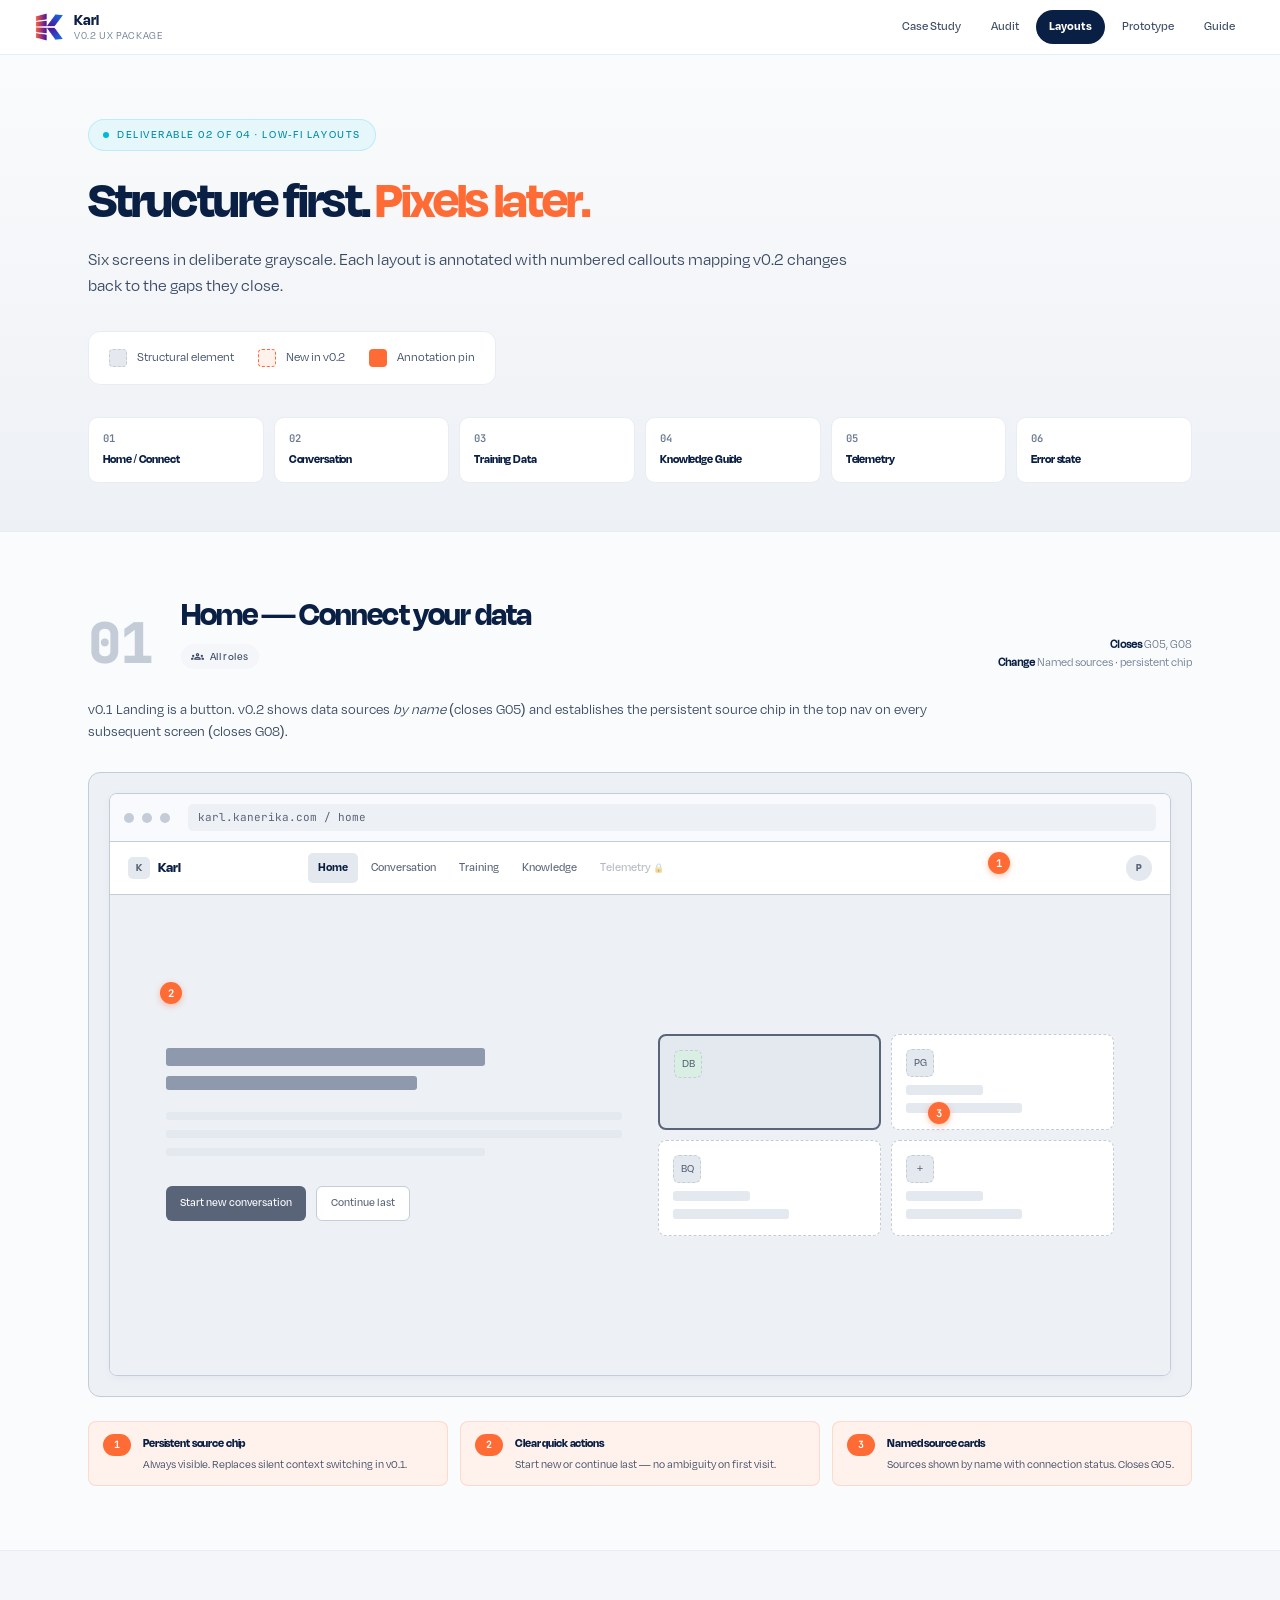
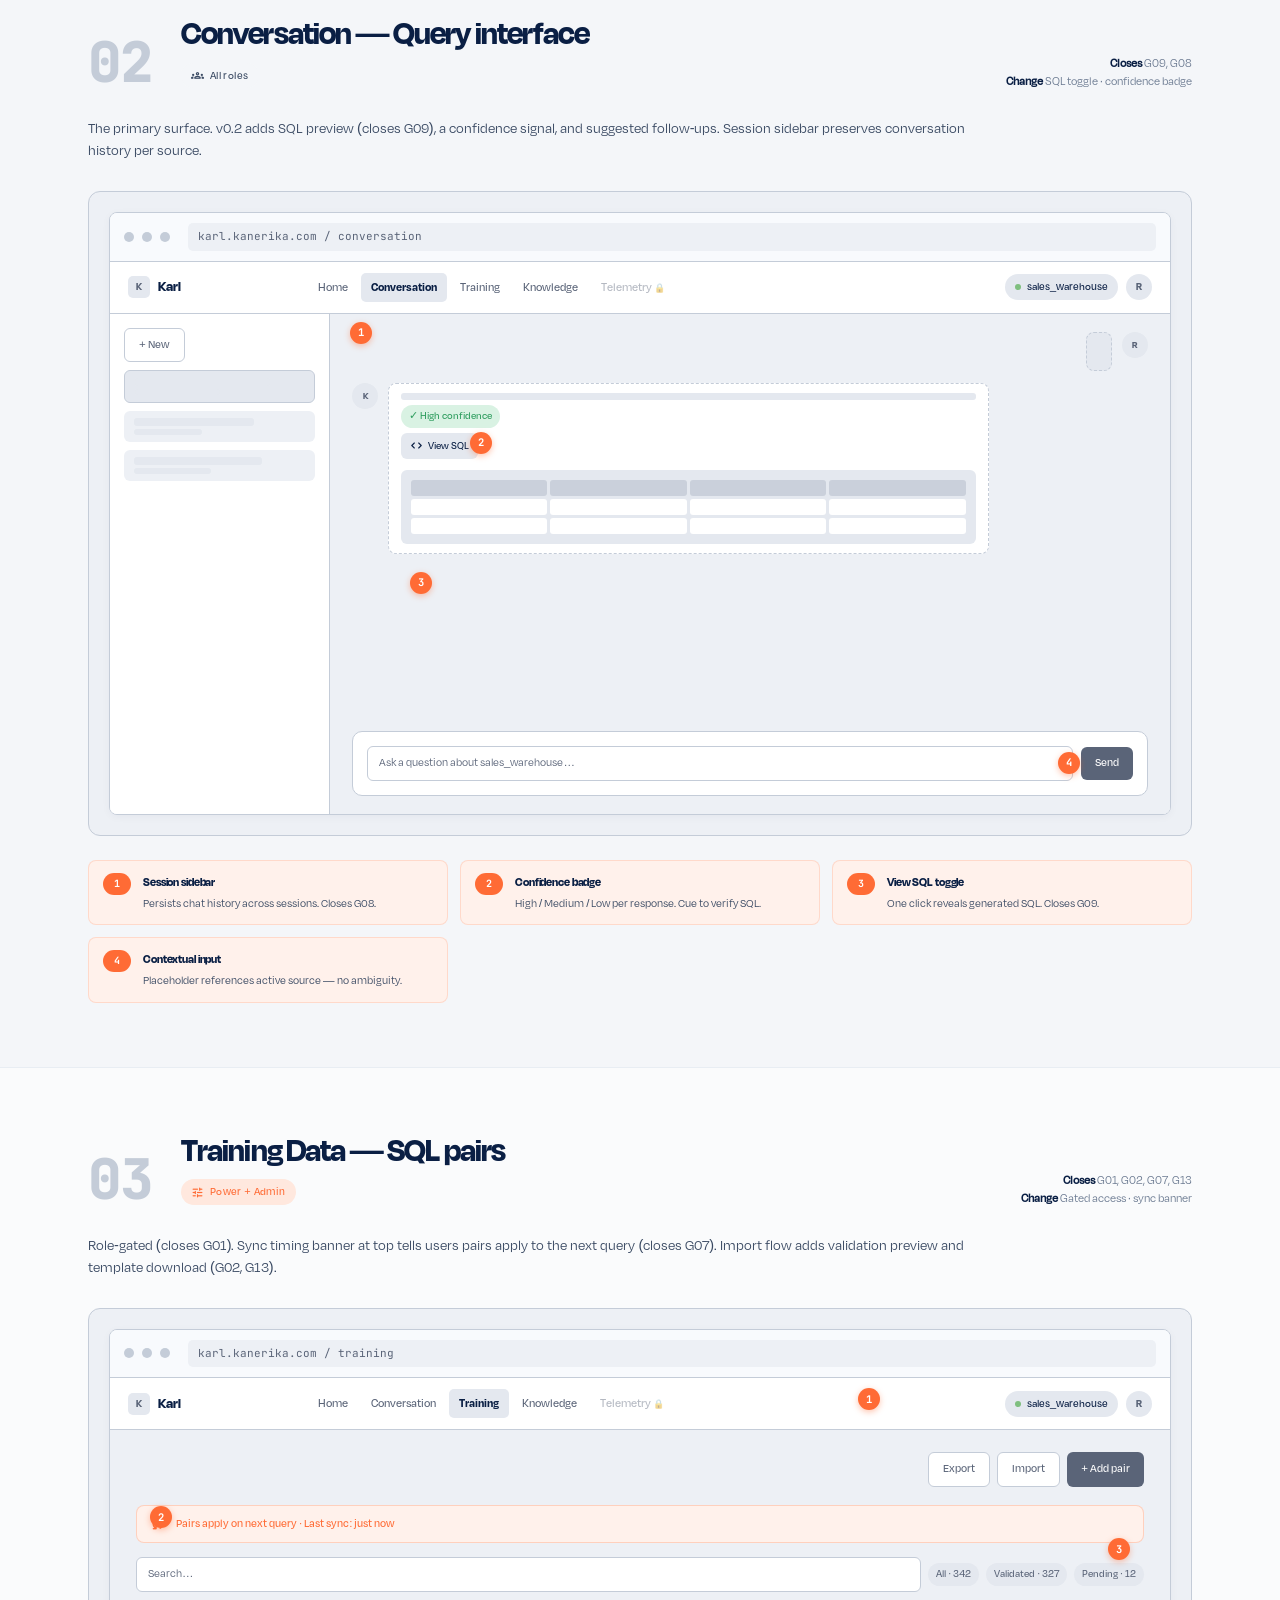
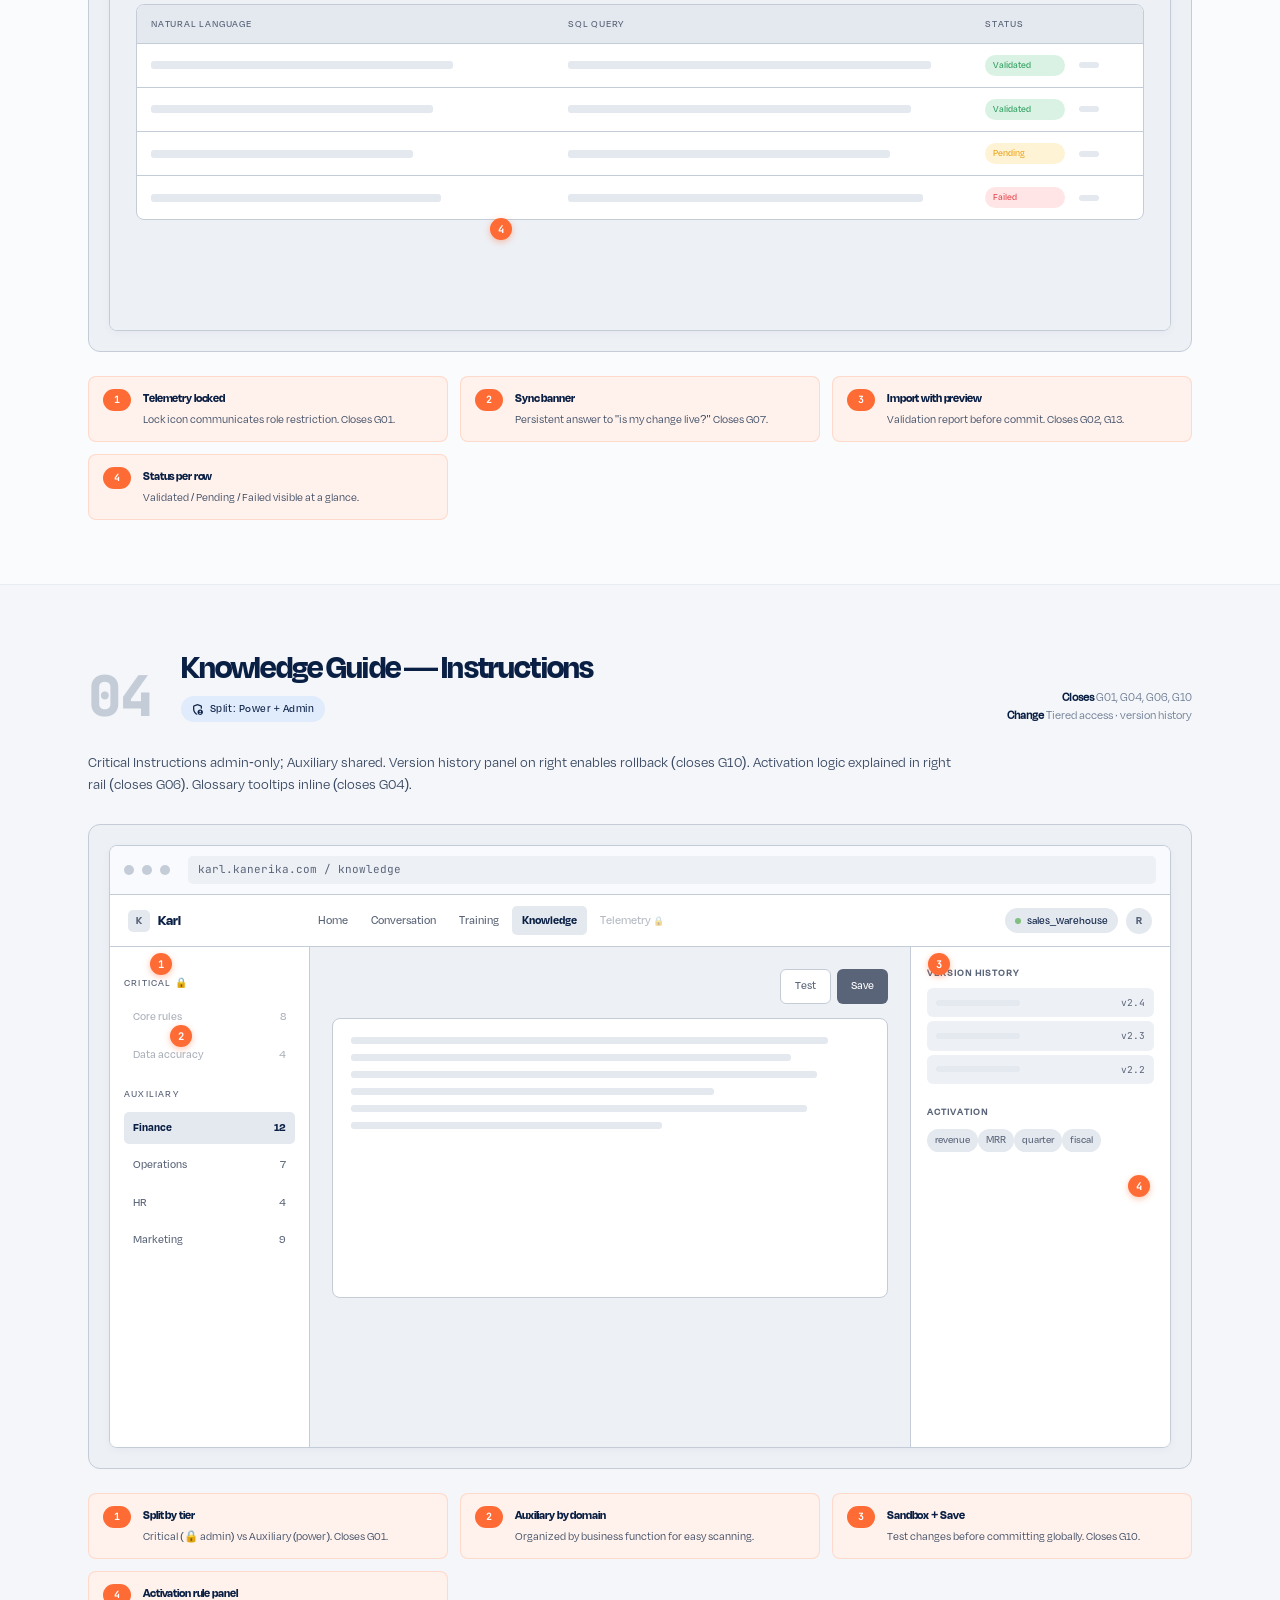
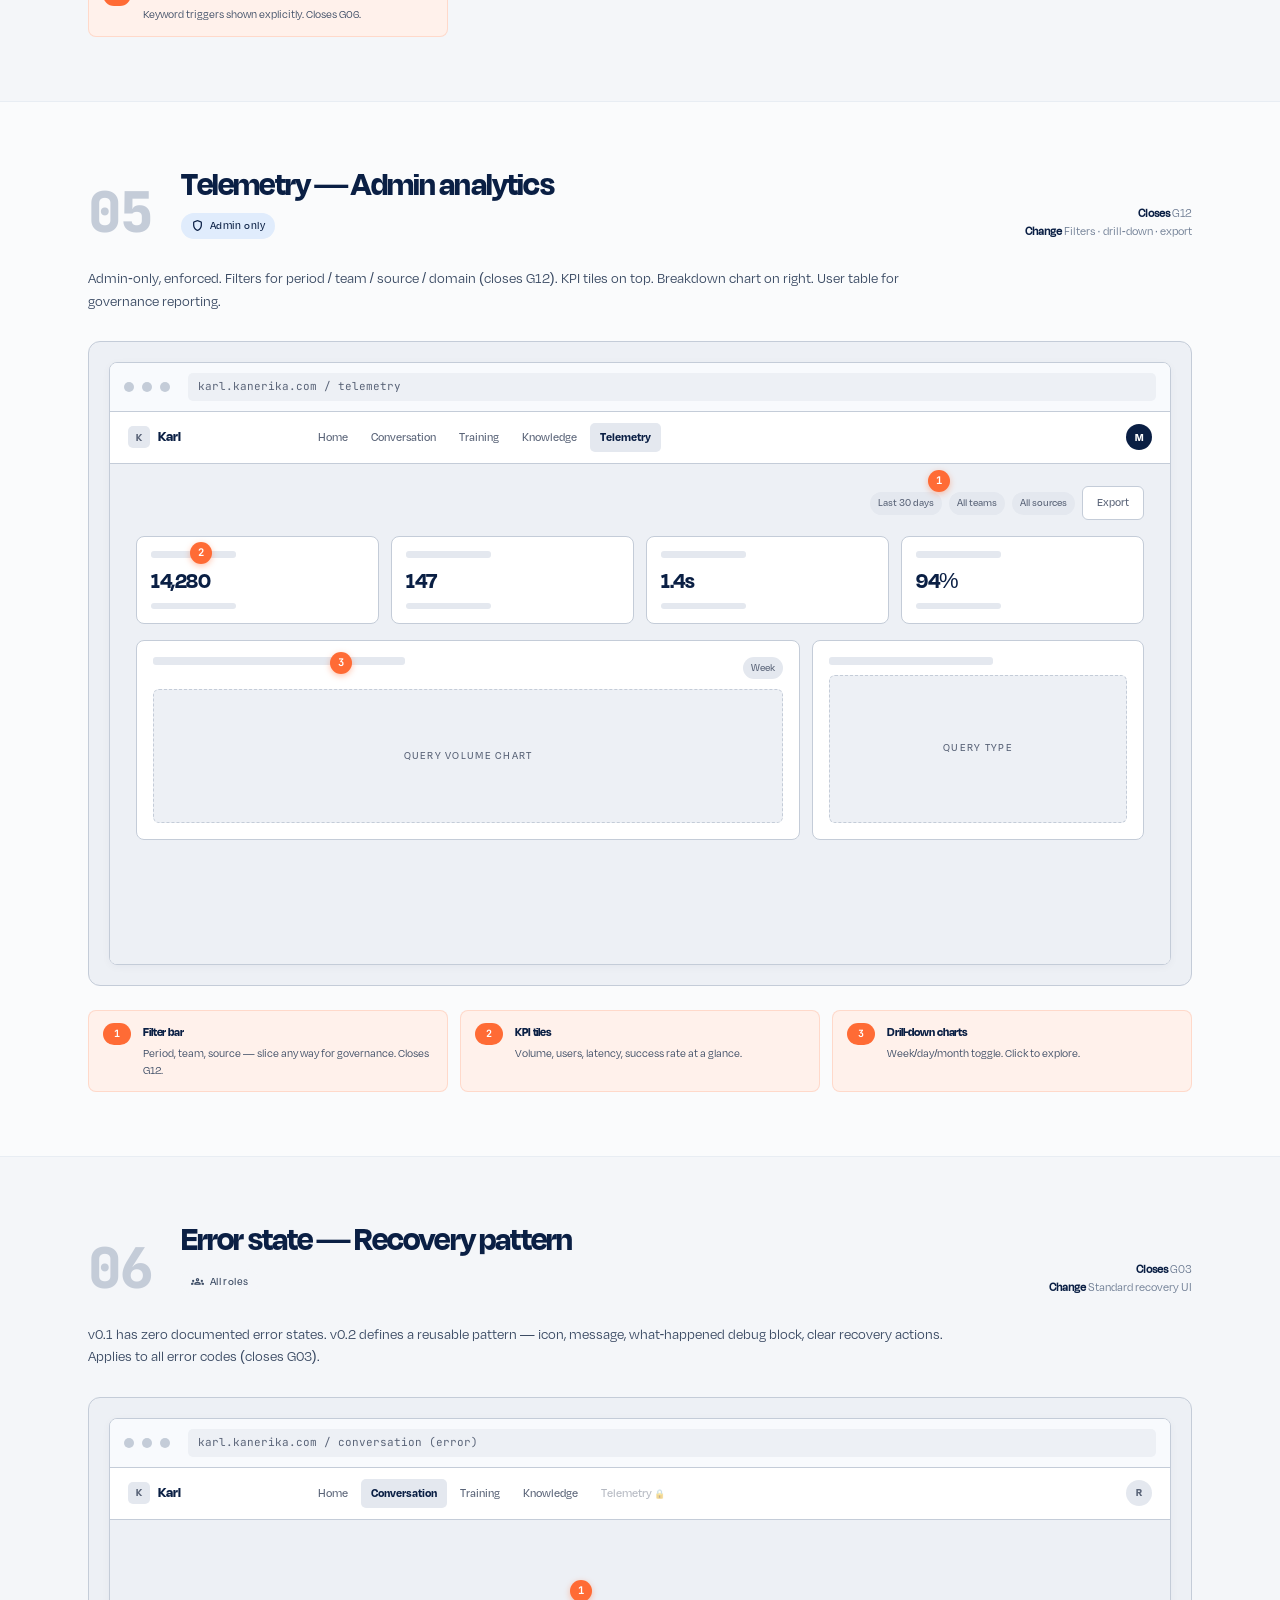
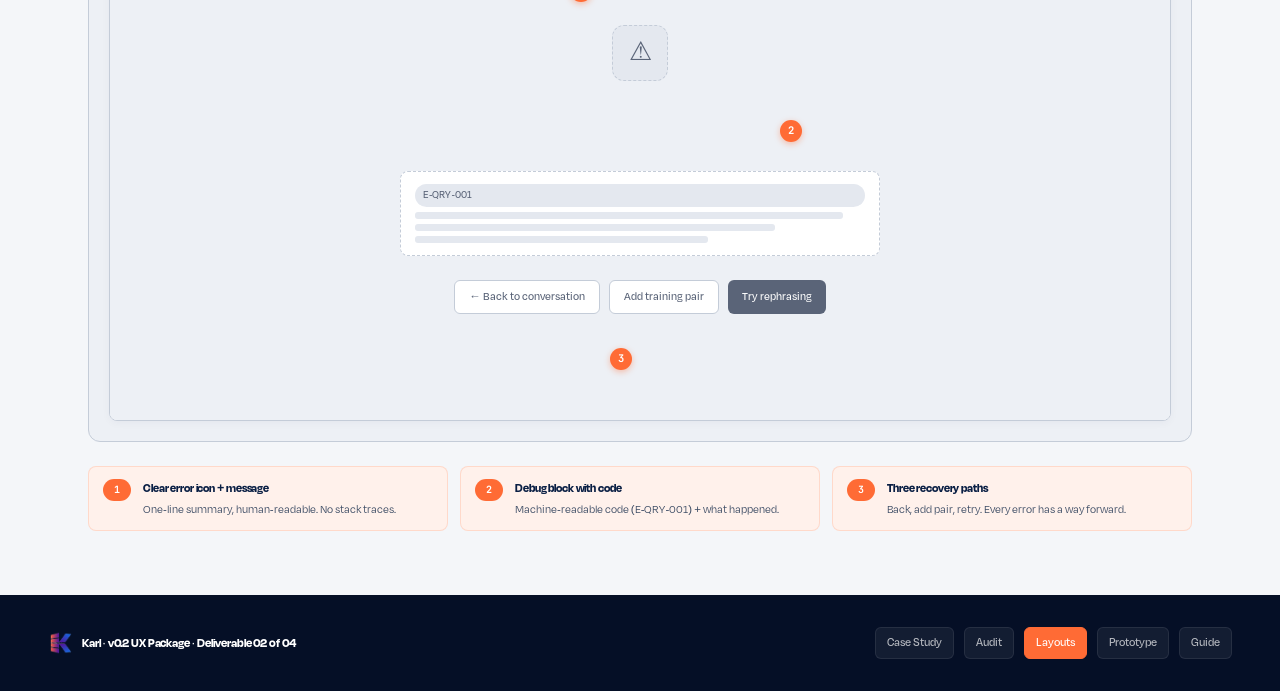
<file: 02_layouts.html>
<!DOCTYPE html>
<html lang="en">
<head>
<meta charset="UTF-8">
<meta name="viewport" content="width=device-width,initial-scale=1">
<title>Layouts — Karl v0.2 | Anna Nair</title>
<link rel="stylesheet" href="fonts.css">
<link href="https://fonts.googleapis.com/css2?family=Material+Symbols+Rounded:opsz,wght,FILL,GRAD@20..48,100..700,0..1,-50..200&family=JetBrains+Mono:wght@400;500;600&display=swap" rel="stylesheet">
<style>
*{margin:0;padding:0;box-sizing:border-box}
html{scroll-behavior:smooth}

:root{
  --blue:#0A1F44;--blue-light:#1E3D80;--blue-dark:#050F26;--blue-pale:#E0ECFC;
  --cyan:#00B8D9;--cyan-dark:#008CA8;--cyan-pale:#E5F7FB;
  --orange:#FF6B35;--orange-pale:#FFE8DE;
  --light:#FAFBFC;--light2:#F4F6F9;--light3:#E8EDF3;--light4:#D1DAE5;
  --text-dark:#0A1F44;--text-mid:#3A4A63;--text-light:#6B7A91;--text-muted:#A6B3C4;
  --border:#E8EDF3;
  /* Wireframe-specific grayscale */
  --wire-bg:#EDF0F5;
  --wire-line:#C4CCD8;
  --wire-box:#FFFFFF;
  --wire-fill:#E4E8EF;
  --wire-dark:#8E99AD;
  --wire-text:#5A6478;
  --annotation:#FF6B35;
  --annotation-soft:#FFF1EB;
}
body{
  font-family:'Degular-Regular',sans-serif;background:var(--light);
  color:var(--text-dark);font-size:15px;line-height:1.6;
  -webkit-font-smoothing:antialiased;overflow-x:hidden;
}
.material-symbols-rounded{font-variation-settings:'FILL' 0,'wght' 500,'GRAD' 0,'opsz' 24;vertical-align:middle}

/* ══ GLOBAL NAV ══ */
.gnav{
  position:sticky;top:0;z-index:100;
  display:flex;align-items:center;justify-content:space-between;
  padding:10px 32px;background:#fff;border-bottom:1px solid var(--border);
}
.gnav-brand{display:flex;align-items:center;gap:10px;text-decoration:none}
.gnav-logo{width:32px;height:32px;display:block}
.gnav-wordmark{font-family:'DegularDisplay-Bold',sans-serif;color:var(--blue);font-size:16px;letter-spacing:-.01em;line-height:1}
.gnav-wordmark .sub{font-family:'Degular-Regular',sans-serif;font-size:10.5px;color:var(--text-light);letter-spacing:.06em;margin-top:2px;display:block;text-transform:uppercase;font-weight:500}
.gnav-links{display:flex;align-items:center;gap:4px}
.gnav-link{
  font-family:'Degular-Medium',sans-serif;font-size:12.5px;color:var(--text-mid);
  text-decoration:none;padding:7px 13px;border-radius:100px;transition:all .2s;
}
.gnav-link:hover{color:var(--blue);background:var(--light2)}
.gnav-link.active{background:var(--blue);color:#fff;font-family:'Degular-Bold',sans-serif}

/* ══ CONSISTENT CONTAINER ══ */
.container{max-width:1200px;margin:0 auto;padding:0 48px}

/* ══ DOC HERO ══ */
.doc-hero{background:linear-gradient(180deg,var(--light) 0%,var(--wire-bg) 100%);padding:64px 0 48px}
.doc-eyebrow{
  display:inline-flex;align-items:center;gap:8px;
  font-family:'Degular-Medium',sans-serif;font-size:11px;color:var(--cyan-dark);
  letter-spacing:.14em;text-transform:uppercase;
  background:var(--cyan-pale);border:1px solid rgba(0,184,217,.18);
  padding:6px 14px;border-radius:100px;margin-bottom:22px;
}
.doc-eyebrow-dot{width:6px;height:6px;border-radius:50%;background:var(--cyan)}
.doc-hero h1{
  font-family:'DegularDisplay-Bold',sans-serif;font-size:clamp(34px,5vw,54px);
  line-height:1.04;letter-spacing:-.035em;color:var(--blue);margin-bottom:18px;max-width:860px;
}
.doc-hero h1 .accent{color:var(--orange)}
.doc-hero-sub{font-size:17px;color:var(--text-mid);line-height:1.55;max-width:760px}
.legend{display:inline-flex;gap:24px;margin-top:32px;padding:16px 20px;background:#fff;border-radius:12px;border:1px solid var(--border);flex-wrap:wrap}
.leg-item{display:flex;align-items:center;gap:10px;font-size:12.5px;color:var(--text-mid)}
.leg-swatch{width:18px;height:18px;border-radius:4px}
.leg-swatch.wire{background:var(--wire-fill);border:1px dashed var(--wire-line)}
.leg-swatch.new{background:var(--annotation-soft);border:1px dashed var(--annotation)}
.leg-swatch.anno{background:var(--annotation)}

/* Screen index strip */
.index-strip{display:grid;grid-template-columns:repeat(6,1fr);gap:10px;margin-top:32px}
.idx-item{padding:12px 14px;background:#fff;border:1px solid var(--border);border-radius:10px;text-decoration:none;transition:all .15s}
.idx-item:hover{border-color:var(--orange);transform:translateY(-2px)}
.idx-num{font-family:'JetBrains Mono',monospace;font-size:10.5px;color:var(--text-light);font-weight:600}
.idx-name{font-family:'DegularDisplay-Bold',sans-serif;font-size:12.5px;color:var(--blue);margin-top:3px;letter-spacing:-.01em}

/* ══ WIREFRAME SECTION ══ */
.wf{padding:64px 0;border-top:1px solid var(--border)}
.wf:nth-child(even){background:var(--light2)}
.wf-header{display:grid;grid-template-columns:auto 1fr auto;gap:28px;align-items:end;margin-bottom:28px}
.wf-num{font-family:'JetBrains Mono',monospace;font-size:56px;font-weight:800;color:var(--wire-line);line-height:1;letter-spacing:-.03em}
.wf-title-block h2{font-family:'DegularDisplay-Bold',sans-serif;font-size:clamp(24px,3vw,34px);line-height:1.1;letter-spacing:-.025em;color:var(--blue)}
.role-chip{display:inline-flex;align-items:center;gap:6px;font-family:'Degular-Medium',sans-serif;font-size:11px;padding:4px 10px;border-radius:999px;margin-top:10px;letter-spacing:.04em}
.role-chip.all{background:var(--light2);color:var(--text-mid)}
.role-chip.power{background:var(--orange-pale);color:var(--orange)}
.role-chip.admin{background:var(--blue-pale);color:var(--blue)}
.wf-meta{font-size:12px;color:var(--text-light);text-align:right;line-height:1.5}
.wf-meta strong{color:var(--blue);font-family:'Degular-Medium',sans-serif}
.wf-lede{font-size:14.5px;color:var(--text-mid);max-width:880px;margin-bottom:28px;line-height:1.55}

/* Wireframe canvas */
.wire-frame{background:var(--wire-bg);border-radius:12px;padding:20px;border:1px solid var(--wire-line)}
.wire-browser{background:#fff;border-radius:8px;overflow:hidden;border:1px solid var(--wire-line);box-shadow:0 2px 8px rgba(10,31,68,.04)}
.wire-chrome{padding:10px 14px;border-bottom:1px solid var(--wire-line);display:flex;align-items:center;gap:8px;background:#F8FAFD}
.wire-dot{width:10px;height:10px;border-radius:50%;background:var(--wire-line)}
.wire-url{flex:1;margin-left:10px;font-family:'JetBrains Mono',monospace;font-size:11px;padding:5px 10px;background:var(--wire-bg);border-radius:5px;color:var(--wire-text)}
.wire-canvas{padding:0;min-height:520px;background:var(--wire-bg)}

/* Wireframe primitives */
.w-head{background:var(--wire-dark);border-radius:3px;height:14px;width:60%}
.w-head.wide{width:85%} .w-head.lg{height:18px;width:70%}
.w-text{background:var(--wire-fill);border-radius:3px;height:10px;width:100%}
.w-text.med{width:70%} .w-text.short{width:40%}
.w-btn{background:var(--wire-text);color:#fff;border-radius:6px;padding:7px 14px;font-family:'Degular-Medium',sans-serif;font-size:11.5px;display:inline-flex;align-items:center;gap:6px}
.w-btn.sec{background:#fff;color:var(--wire-text);border:1px solid var(--wire-line)}
.w-input{background:#fff;border:1px solid var(--wire-line);border-radius:6px;padding:7px 11px;font-family:'Degular-Regular',sans-serif;font-size:11.5px;color:var(--wire-text)}
.w-chip{display:inline-block;padding:3px 8px;background:var(--wire-fill);border-radius:999px;font-family:'Degular-Medium',sans-serif;font-size:10.5px;color:var(--wire-text)}
.w-box{background:var(--wire-fill);border:1px dashed var(--wire-line);border-radius:6px;display:flex;align-items:center;justify-content:center;color:var(--wire-text);font-size:11px;font-family:'Degular-Medium',sans-serif}

/* App chrome */
.app-nav{display:grid;grid-template-columns:180px 1fr auto;gap:0;background:var(--wire-box);border-bottom:1px solid var(--wire-line);align-items:center;padding:11px 18px}
.app-logo{display:flex;align-items:center;gap:8px;font-family:'DegularDisplay-Bold',sans-serif}
.app-logo-box{width:22px;height:22px;background:var(--wire-fill);border-radius:5px;display:flex;align-items:center;justify-content:center;font-size:11px;color:var(--wire-text)}
.app-tabs{display:flex;gap:3px}
.app-tab{padding:5px 10px;font-family:'Degular-Medium',sans-serif;font-size:12px;border-radius:5px;color:var(--wire-text)}
.app-tab.active{background:var(--wire-fill);color:var(--blue);font-family:'Degular-Bold',sans-serif}
.app-tab.locked{opacity:.45}
.app-tab.locked::after{content:' 🔒';font-size:9px}
.app-right{display:flex;align-items:center;gap:8px}
.source-chip{display:flex;align-items:center;gap:6px;padding:4px 10px;background:var(--wire-fill);border-radius:999px;font-family:'Degular-Medium',sans-serif;font-size:11px;color:var(--blue)}
.source-chip::before{content:'';width:6px;height:6px;border-radius:50%;background:#7FBF7F}
.user-dot{width:26px;height:26px;border-radius:50%;background:var(--wire-fill);display:flex;align-items:center;justify-content:center;font-family:'DegularDisplay-Bold',sans-serif;font-size:11px;color:var(--wire-text)}

/* Annotation pins */
.pin{position:absolute;width:22px;height:22px;border-radius:50%;background:var(--annotation);color:#fff;font-family:'JetBrains Mono',monospace;font-size:10.5px;font-weight:700;display:flex;align-items:center;justify-content:center;box-shadow:0 2px 6px rgba(255,107,53,.4);z-index:10}
.anno-wrap{position:relative}

/* Annotation callout list */
.wf-annotations{display:grid;grid-template-columns:repeat(3,1fr);gap:12px;margin-top:24px}
.anno-row{background:var(--annotation-soft);border:1px solid rgba(255,107,53,.18);border-radius:8px;padding:12px 14px;display:grid;grid-template-columns:28px 1fr;gap:12px;align-items:start}
.anno-num{font-family:'JetBrains Mono',monospace;font-size:10px;font-weight:700;padding:3px 7px;background:var(--annotation);color:#fff;border-radius:999px;text-align:center;height:fit-content}
.anno-text h5{font-family:'DegularDisplay-Bold',sans-serif;font-size:12.5px;letter-spacing:-.01em;color:var(--blue);margin-bottom:3px}
.anno-text p{font-size:11.5px;color:var(--text-mid);line-height:1.45}

/* ═══ SCREEN 1: LANDING ═══ */
.landing-canvas{padding:48px 56px;display:grid;grid-template-columns:1fr 1fr;gap:36px;align-items:center;min-height:480px}
.landing-left{display:flex;flex-direction:column;gap:10px}
.landing-cta-row{display:flex;gap:10px;margin-top:20px}
.landing-right{display:grid;grid-template-columns:1fr 1fr;gap:10px}
.source-card{padding:14px;background:#fff;border:1px dashed var(--wire-line);border-radius:8px;display:flex;flex-direction:column;gap:8px;min-height:96px}
.source-card.selected{border:2px solid var(--wire-text);background:var(--wire-fill)}
.source-card .w-box{width:28px;height:28px}

/* ═══ SCREEN 2: CONVERSATION ═══ */
.conv-canvas{display:grid;grid-template-columns:220px 1fr;min-height:500px}
.conv-sidebar{background:#fff;border-right:1px solid var(--wire-line);padding:14px;display:flex;flex-direction:column;gap:8px}
.conv-item{padding:7px 10px;background:var(--wire-bg);border-radius:6px;display:flex;flex-direction:column;gap:3px}
.conv-item.active{background:var(--wire-fill);border:1px solid var(--wire-line)}
.conv-main{display:grid;grid-template-rows:1fr auto;padding:18px 22px;background:var(--wire-bg)}
.conv-messages{display:flex;flex-direction:column;gap:12px;overflow:hidden}
.msg{display:flex;gap:10px;max-width:80%}
.msg.user{margin-left:auto;flex-direction:row-reverse}
.msg-av{width:26px;height:26px;border-radius:50%;background:var(--wire-fill);flex-shrink:0;display:flex;align-items:center;justify-content:center;font-family:'DegularDisplay-Bold',sans-serif;font-size:10px;color:var(--wire-text)}
.msg-body{flex:1;padding:9px 12px;background:#fff;border-radius:8px;border:1px dashed var(--wire-line);display:flex;flex-direction:column;gap:5px}
.msg.user .msg-body{background:var(--wire-fill)}
.result-card{background:var(--wire-fill);border-radius:6px;padding:10px;margin-top:6px;display:flex;flex-direction:column;gap:5px}
.w-table{display:grid;grid-template-columns:repeat(4,1fr);gap:3px}
.w-cell{height:16px;background:#fff;border-radius:3px}
.w-cell.head{background:var(--wire-dark);opacity:.3}
.sql-toggle{display:flex;align-items:center;gap:5px;padding:5px 9px;background:var(--wire-fill);border-radius:6px;font-family:'Degular-Medium',sans-serif;font-size:10.5px;color:var(--blue);width:fit-content}
.conv-input{display:flex;gap:8px;padding:14px;background:#fff;border-radius:10px;border:1px solid var(--wire-line);margin-top:14px;align-items:center}
.conv-input .w-input{flex:1}

/* ═══ SCREEN 3: TRAINING ═══ */
.training-canvas{padding:22px 26px;min-height:500px}
.training-header{display:flex;justify-content:space-between;align-items:center;margin-bottom:18px}
.training-actions{display:flex;gap:7px}
.training-filter{display:flex;gap:7px;margin-bottom:12px;align-items:center}
.training-table{background:#fff;border:1px solid var(--wire-line);border-radius:8px;overflow:hidden}
.training-row{display:grid;grid-template-columns:1fr 1fr 80px 50px;gap:14px;padding:11px 14px;border-bottom:1px solid var(--wire-line);align-items:center}
.training-row:last-child{border-bottom:none}
.training-row.head{background:var(--wire-fill);font-family:'Degular-Medium',sans-serif;font-size:10px;text-transform:uppercase;letter-spacing:.08em;color:var(--wire-text)}
.sync-banner{background:var(--annotation-soft);border:1px solid rgba(255,107,53,.25);border-radius:8px;padding:9px 13px;margin-bottom:14px;display:flex;align-items:center;gap:10px;font-family:'Degular-Medium',sans-serif;font-size:11.5px;color:var(--annotation)}

/* ═══ SCREEN 4: KNOWLEDGE GUIDE ═══ */
.kg-canvas{display:grid;grid-template-columns:200px 1fr 260px;min-height:500px;gap:0}
.kg-nav{background:#fff;border-right:1px solid var(--wire-line);padding:18px 14px;display:flex;flex-direction:column;gap:5px}
.kg-nav-head{font-family:'Degular-Medium',sans-serif;font-size:10px;text-transform:uppercase;letter-spacing:.12em;color:var(--wire-text);margin:10px 0 5px}
.kg-nav-item{padding:7px 9px;font-family:'Degular-Medium',sans-serif;font-size:11.5px;color:var(--wire-text);border-radius:5px;display:flex;align-items:center;justify-content:space-between}
.kg-nav-item.active{background:var(--wire-fill);color:var(--blue);font-family:'Degular-Bold',sans-serif}
.kg-nav-item.locked{opacity:.5}
.kg-editor{padding:22px;background:var(--wire-bg)}
.kg-editor-head{display:flex;justify-content:space-between;align-items:center;margin-bottom:14px}
.kg-editor-body{background:#fff;border:1px solid var(--wire-line);border-radius:8px;padding:18px;min-height:280px;display:flex;flex-direction:column;gap:10px}
.kg-meta{background:#fff;border-left:1px solid var(--wire-line);padding:18px 16px;display:flex;flex-direction:column;gap:16px}
.meta-block h5{font-family:'Degular-Medium',sans-serif;font-size:10px;text-transform:uppercase;letter-spacing:.1em;color:var(--wire-text);margin-bottom:7px}
.version-row{padding:7px 9px;background:var(--wire-bg);border-radius:6px;margin-bottom:4px;display:flex;justify-content:space-between;align-items:center}
.version-date{font-family:'JetBrains Mono',monospace;font-size:9.5px;color:var(--wire-text)}

/* ═══ SCREEN 5: TELEMETRY ═══ */
.tel-canvas{padding:22px 26px;min-height:500px;background:var(--wire-bg)}
.tel-header{display:flex;justify-content:space-between;align-items:center;margin-bottom:16px}
.tel-filters{display:flex;gap:7px;align-items:center}
.kpi-row{display:grid;grid-template-columns:repeat(4,1fr);gap:12px;margin-bottom:16px}
.kpi-card{background:#fff;border:1px solid var(--wire-line);border-radius:8px;padding:14px}
.kpi-val{font-family:'DegularDisplay-Bold',sans-serif;font-size:22px;color:var(--blue);margin-top:6px;letter-spacing:-.02em}
.chart-row{display:grid;grid-template-columns:2fr 1fr;gap:12px}
.chart-card{background:#fff;border:1px solid var(--wire-line);border-radius:8px;padding:16px;min-height:200px;display:flex;flex-direction:column;gap:10px}
.chart-placeholder{flex:1;background:var(--wire-bg);border-radius:6px;display:flex;align-items:center;justify-content:center;color:var(--wire-text);font-family:'Degular-Medium',sans-serif;font-size:10.5px;text-transform:uppercase;letter-spacing:.12em;border:1px dashed var(--wire-line)}

/* ═══ SCREEN 6: ERROR ═══ */
.err-canvas{padding:48px 56px;min-height:500px;display:flex;flex-direction:column;align-items:center;justify-content:center;text-align:center;gap:14px}
.err-icon{width:56px;height:56px;border-radius:12px;background:var(--wire-fill);border:1px dashed var(--wire-line);display:flex;align-items:center;justify-content:center;color:var(--wire-text);font-size:26px}
.err-content{max-width:480px;display:flex;flex-direction:column;gap:8px;align-items:center}
.err-actions{display:flex;gap:9px;margin-top:10px}
.err-debug{background:#fff;border:1px dashed var(--wire-line);border-radius:8px;padding:12px 14px;margin-top:16px;max-width:480px;width:100%;text-align:left;display:flex;flex-direction:column;gap:5px}

/* ══ FOOTER ══ */
.foot{background:var(--blue-dark);color:rgba(255,255,255,.5);padding:32px 48px;display:flex;align-items:center;justify-content:space-between;flex-wrap:wrap;gap:16px;font-size:13px}
.foot-brand{color:#fff;font-family:'DegularDisplay-Bold',sans-serif;display:flex;align-items:center;gap:10px;letter-spacing:-.01em}
.foot-brand img{width:24px;height:24px}
.foot-nav{display:flex;gap:10px}
.foot-link{font-family:'Degular-Medium',sans-serif;font-size:12px;padding:5px 11px;border-radius:6px;background:rgba(255,255,255,.06);color:rgba(255,255,255,.7);text-decoration:none;border:1px solid rgba(255,255,255,.08);transition:all .15s}
.foot-link:hover{background:rgba(255,255,255,.12);color:#fff}
.foot-link.current{background:var(--orange);color:#fff;border-color:var(--orange)}

@media (max-width:980px){
  .index-strip{grid-template-columns:repeat(2,1fr)}
  .wf-annotations{grid-template-columns:1fr}
  .landing-canvas{grid-template-columns:1fr;padding:24px}
  .conv-canvas{grid-template-columns:1fr}
  .conv-sidebar{display:none}
  .kg-canvas{grid-template-columns:1fr}
  .kg-nav,.kg-meta{display:none}
  .kpi-row{grid-template-columns:1fr 1fr}
  .chart-row{grid-template-columns:1fr}
  .training-row{grid-template-columns:1fr 50px}
  .gnav-links{display:none}
  .wf-header{grid-template-columns:1fr;gap:12px}
  .wf-meta{text-align:left}
}
</style>
</head>
<body>

<!-- GLOBAL NAV -->
<nav class="gnav">
  <a href="index.html" class="gnav-brand">
    <img src="logo-gradient.png" class="gnav-logo" alt="Karl">
    <div class="gnav-wordmark">Karl<span class="sub">v0.2 UX Package</span></div>
  </a>
  <div class="gnav-links">
    <a href="index.html" class="gnav-link">Case Study</a>
    <a href="01_ux_audit.html" class="gnav-link">Audit</a>
    <a href="02_layouts.html" class="gnav-link active">Layouts</a>
    <a href="03_prototype.html" class="gnav-link">Prototype</a>
    <a href="04_user_guide.html" class="gnav-link">Guide</a>
  </div>
</nav>

<!-- HERO -->
<section class="doc-hero">
  <div class="container">
    <div class="doc-eyebrow"><span class="doc-eyebrow-dot"></span>Deliverable 02 of 04 · Low-fi Layouts</div>
    <h1>Structure first. <span class="accent">Pixels later.</span></h1>
    <p class="doc-hero-sub">Six screens in deliberate grayscale. Each layout is annotated with numbered callouts mapping v0.2 changes back to the gaps they close.</p>
    <div class="legend">
      <div class="leg-item"><span class="leg-swatch wire"></span>Structural element</div>
      <div class="leg-item"><span class="leg-swatch new"></span>New in v0.2</div>
      <div class="leg-item"><span class="leg-swatch anno"></span>Annotation pin</div>
    </div>
    <div class="index-strip">
      <a href="#wf-1" class="idx-item"><div class="idx-num">01</div><div class="idx-name">Home / Connect</div></a>
      <a href="#wf-2" class="idx-item"><div class="idx-num">02</div><div class="idx-name">Conversation</div></a>
      <a href="#wf-3" class="idx-item"><div class="idx-num">03</div><div class="idx-name">Training Data</div></a>
      <a href="#wf-4" class="idx-item"><div class="idx-num">04</div><div class="idx-name">Knowledge Guide</div></a>
      <a href="#wf-5" class="idx-item"><div class="idx-num">05</div><div class="idx-name">Telemetry</div></a>
      <a href="#wf-6" class="idx-item"><div class="idx-num">06</div><div class="idx-name">Error state</div></a>
    </div>
  </div>
</section>

<!-- WF 1: HOME -->
<section class="wf" id="wf-1">
  <div class="container">
    <div class="wf-header">
      <div class="wf-num">01</div>
      <div class="wf-title-block">
        <h2>Home — Connect your data</h2>
        <span class="role-chip all"><span class="material-symbols-rounded" style="font-size:13px">groups</span>All roles</span>
      </div>
      <div class="wf-meta"><strong>Closes</strong> G05, G08<br><strong>Change</strong> Named sources · persistent chip</div>
    </div>
    <p class="wf-lede">v0.1 Landing is a button. v0.2 shows data sources <em>by name</em> (closes G05) and establishes the persistent source chip in the top nav on every subsequent screen (closes G08).</p>

    <div class="wire-frame anno-wrap">
      <div class="wire-browser">
        <div class="wire-chrome"><div class="wire-dot"></div><div class="wire-dot"></div><div class="wire-dot"></div><div class="wire-url">karl.kanerika.com / home</div></div>
        <div class="wire-canvas anno-wrap">
          <div class="app-nav">
            <div class="app-logo"><div class="app-logo-box">K</div>Karl</div>
            <div class="app-tabs">
              <div class="app-tab active">Home</div>
              <div class="app-tab">Conversation</div>
              <div class="app-tab">Training</div>
              <div class="app-tab">Knowledge</div>
              <div class="app-tab locked">Telemetry</div>
            </div>
            <div class="app-right"><div class="user-dot">P</div></div>
          </div>
          <div class="landing-canvas">
            <div class="landing-left">
              <div class="w-head lg"></div>
              <div class="w-head" style="height:14px;width:55%"></div>
              <div class="w-text" style="height:8px;margin-top:12px"></div>
              <div class="w-text" style="height:8px"></div>
              <div class="w-text med" style="height:8px"></div>
              <div class="landing-cta-row">
                <div class="w-btn">Start new conversation</div>
                <div class="w-btn sec">Continue last</div>
              </div>
            </div>
            <div class="landing-right">
              <div class="source-card selected"><div class="w-box" style="background:#D9EFE3">DB</div><div class="w-text short"></div><div class="w-text" style="width:60%"></div></div>
              <div class="source-card"><div class="w-box">PG</div><div class="w-text short"></div><div class="w-text" style="width:60%"></div></div>
              <div class="source-card"><div class="w-box">BQ</div><div class="w-text short"></div><div class="w-text" style="width:60%"></div></div>
              <div class="source-card"><div class="w-box">+</div><div class="w-text short"></div><div class="w-text" style="width:60%"></div></div>
            </div>
          </div>
          <div class="pin" style="top:10px;right:160px">1</div>
          <div class="pin" style="top:140px;left:50px">2</div>
          <div class="pin" style="top:260px;right:220px">3</div>
        </div>
      </div>
    </div>

    <div class="wf-annotations">
      <div class="anno-row"><div class="anno-num">1</div><div class="anno-text"><h5>Persistent source chip</h5><p>Always visible. Replaces silent context switching in v0.1.</p></div></div>
      <div class="anno-row"><div class="anno-num">2</div><div class="anno-text"><h5>Clear quick actions</h5><p>Start new or continue last — no ambiguity on first visit.</p></div></div>
      <div class="anno-row"><div class="anno-num">3</div><div class="anno-text"><h5>Named source cards</h5><p>Sources shown by name with connection status. Closes G05.</p></div></div>
    </div>
  </div>
</section>

<!-- WF 2: CONVERSATION -->
<section class="wf" id="wf-2">
  <div class="container">
    <div class="wf-header">
      <div class="wf-num">02</div>
      <div class="wf-title-block">
        <h2>Conversation — Query interface</h2>
        <span class="role-chip all"><span class="material-symbols-rounded" style="font-size:13px">groups</span>All roles</span>
      </div>
      <div class="wf-meta"><strong>Closes</strong> G09, G08<br><strong>Change</strong> SQL toggle · confidence badge</div>
    </div>
    <p class="wf-lede">The primary surface. v0.2 adds SQL preview (closes G09), a confidence signal, and suggested follow-ups. Session sidebar preserves conversation history per source.</p>

    <div class="wire-frame anno-wrap">
      <div class="wire-browser">
        <div class="wire-chrome"><div class="wire-dot"></div><div class="wire-dot"></div><div class="wire-dot"></div><div class="wire-url">karl.kanerika.com / conversation</div></div>
        <div class="wire-canvas anno-wrap">
          <div class="app-nav">
            <div class="app-logo"><div class="app-logo-box">K</div>Karl</div>
            <div class="app-tabs">
              <div class="app-tab">Home</div>
              <div class="app-tab active">Conversation</div>
              <div class="app-tab">Training</div>
              <div class="app-tab">Knowledge</div>
              <div class="app-tab locked">Telemetry</div>
            </div>
            <div class="app-right"><div class="source-chip">sales_warehouse</div><div class="user-dot">R</div></div>
          </div>
          <div class="conv-canvas">
            <div class="conv-sidebar">
              <div class="w-btn sec" style="width:fit-content">+ New</div>
              <div class="conv-item active"><div class="w-text" style="height:8px;width:80%"></div><div class="w-text" style="height:6px;width:50%"></div></div>
              <div class="conv-item"><div class="w-text" style="height:8px;width:70%"></div><div class="w-text" style="height:6px;width:40%"></div></div>
              <div class="conv-item"><div class="w-text" style="height:8px;width:75%"></div><div class="w-text" style="height:6px;width:45%"></div></div>
            </div>
            <div class="conv-main">
              <div class="conv-messages">
                <div class="msg user"><div class="msg-av">R</div><div class="msg-body"><div class="w-text" style="height:7px;width:90%"></div><div class="w-text" style="height:7px;width:65%"></div></div></div>
                <div class="msg"><div class="msg-av">K</div><div class="msg-body"><div class="w-text" style="height:7px;width:100%"></div><div class="w-chip" style="background:#D9F2E3;color:#2E9D5E;width:fit-content">✓ High confidence</div><div class="sql-toggle"><span class="material-symbols-rounded" style="font-size:13px">code</span>View SQL</div><div class="result-card"><div class="w-table"><div class="w-cell head"></div><div class="w-cell head"></div><div class="w-cell head"></div><div class="w-cell head"></div><div class="w-cell"></div><div class="w-cell"></div><div class="w-cell"></div><div class="w-cell"></div><div class="w-cell"></div><div class="w-cell"></div><div class="w-cell"></div><div class="w-cell"></div></div></div></div></div>
              </div>
              <div class="conv-input"><div class="w-input">Ask a question about sales_warehouse…</div><div class="w-btn">Send</div></div>
            </div>
          </div>
          <div class="pin" style="top:60px;left:240px">1</div>
          <div class="pin" style="top:170px;left:360px">2</div>
          <div class="pin" style="top:310px;left:300px">3</div>
          <div class="pin" style="bottom:40px;right:90px">4</div>
        </div>
      </div>
    </div>

    <div class="wf-annotations">
      <div class="anno-row"><div class="anno-num">1</div><div class="anno-text"><h5>Session sidebar</h5><p>Persists chat history across sessions. Closes G08.</p></div></div>
      <div class="anno-row"><div class="anno-num">2</div><div class="anno-text"><h5>Confidence badge</h5><p>High / Medium / Low per response. Cue to verify SQL.</p></div></div>
      <div class="anno-row"><div class="anno-num">3</div><div class="anno-text"><h5>View SQL toggle</h5><p>One click reveals generated SQL. Closes G09.</p></div></div>
      <div class="anno-row"><div class="anno-num">4</div><div class="anno-text"><h5>Contextual input</h5><p>Placeholder references active source — no ambiguity.</p></div></div>
    </div>
  </div>
</section>

<!-- WF 3: TRAINING DATA -->
<section class="wf" id="wf-3">
  <div class="container">
    <div class="wf-header">
      <div class="wf-num">03</div>
      <div class="wf-title-block">
        <h2>Training Data — SQL pairs</h2>
        <span class="role-chip power"><span class="material-symbols-rounded" style="font-size:13px">tune</span>Power + Admin</span>
      </div>
      <div class="wf-meta"><strong>Closes</strong> G01, G02, G07, G13<br><strong>Change</strong> Gated access · sync banner</div>
    </div>
    <p class="wf-lede">Role-gated (closes G01). Sync timing banner at top tells users pairs apply to the next query (closes G07). Import flow adds validation preview and template download (G02, G13).</p>

    <div class="wire-frame anno-wrap">
      <div class="wire-browser">
        <div class="wire-chrome"><div class="wire-dot"></div><div class="wire-dot"></div><div class="wire-dot"></div><div class="wire-url">karl.kanerika.com / training</div></div>
        <div class="wire-canvas anno-wrap">
          <div class="app-nav">
            <div class="app-logo"><div class="app-logo-box">K</div>Karl</div>
            <div class="app-tabs">
              <div class="app-tab">Home</div>
              <div class="app-tab">Conversation</div>
              <div class="app-tab active">Training</div>
              <div class="app-tab">Knowledge</div>
              <div class="app-tab locked">Telemetry</div>
            </div>
            <div class="app-right"><div class="source-chip">sales_warehouse</div><div class="user-dot">R</div></div>
          </div>
          <div class="training-canvas">
            <div class="training-header">
              <div><div class="w-head"></div><div class="w-text short" style="height:7px;margin-top:4px"></div></div>
              <div class="training-actions"><div class="w-btn sec">Export</div><div class="w-btn sec">Import</div><div class="w-btn">+ Add pair</div></div>
            </div>
            <div class="sync-banner"><span class="material-symbols-rounded" style="font-size:16px">sync</span>Pairs apply on next query · Last sync: just now</div>
            <div class="training-filter"><div class="w-input" style="flex:1">Search…</div><div class="w-chip">All · 342</div><div class="w-chip">Validated · 327</div><div class="w-chip">Pending · 12</div></div>
            <div class="training-table">
              <div class="training-row head"><div>Natural language</div><div>SQL query</div><div>Status</div><div></div></div>
              <div class="training-row"><div class="w-text" style="width:75%;height:8px"></div><div class="w-text" style="width:90%;height:8px"></div><div class="w-chip" style="background:#D9F2E3;color:#2E9D5E;font-size:9.5px">Validated</div><div class="w-text short" style="height:6px"></div></div>
              <div class="training-row"><div class="w-text" style="width:70%;height:8px"></div><div class="w-text" style="width:85%;height:8px"></div><div class="w-chip" style="background:#D9F2E3;color:#2E9D5E;font-size:9.5px">Validated</div><div class="w-text short" style="height:6px"></div></div>
              <div class="training-row"><div class="w-text" style="width:65%;height:8px"></div><div class="w-text" style="width:80%;height:8px"></div><div class="w-chip" style="background:#FFF3D6;color:#E8A317;font-size:9.5px">Pending</div><div class="w-text short" style="height:6px"></div></div>
              <div class="training-row"><div class="w-text" style="width:72%;height:8px"></div><div class="w-text" style="width:88%;height:8px"></div><div class="w-chip" style="background:#FFE5E6;color:#E5484D;font-size:9.5px">Failed</div><div class="w-text short" style="height:6px"></div></div>
            </div>
          </div>
          <div class="pin" style="top:10px;right:290px">1</div>
          <div class="pin" style="top:128px;left:40px">2</div>
          <div class="pin" style="top:160px;right:40px">3</div>
          <div class="pin" style="bottom:90px;left:380px">4</div>
        </div>
      </div>
    </div>

    <div class="wf-annotations">
      <div class="anno-row"><div class="anno-num">1</div><div class="anno-text"><h5>Telemetry locked</h5><p>Lock icon communicates role restriction. Closes G01.</p></div></div>
      <div class="anno-row"><div class="anno-num">2</div><div class="anno-text"><h5>Sync banner</h5><p>Persistent answer to "is my change live?" Closes G07.</p></div></div>
      <div class="anno-row"><div class="anno-num">3</div><div class="anno-text"><h5>Import with preview</h5><p>Validation report before commit. Closes G02, G13.</p></div></div>
      <div class="anno-row"><div class="anno-num">4</div><div class="anno-text"><h5>Status per row</h5><p>Validated / Pending / Failed visible at a glance.</p></div></div>
    </div>
  </div>
</section>

<!-- WF 4: KNOWLEDGE GUIDE -->
<section class="wf" id="wf-4">
  <div class="container">
    <div class="wf-header">
      <div class="wf-num">04</div>
      <div class="wf-title-block">
        <h2>Knowledge Guide — Instructions</h2>
        <span class="role-chip admin"><span class="material-symbols-rounded" style="font-size:13px">admin_panel_settings</span>Split: Power + Admin</span>
      </div>
      <div class="wf-meta"><strong>Closes</strong> G01, G04, G06, G10<br><strong>Change</strong> Tiered access · version history</div>
    </div>
    <p class="wf-lede">Critical Instructions admin-only; Auxiliary shared. Version history panel on right enables rollback (closes G10). Activation logic explained in right rail (closes G06). Glossary tooltips inline (closes G04).</p>

    <div class="wire-frame anno-wrap">
      <div class="wire-browser">
        <div class="wire-chrome"><div class="wire-dot"></div><div class="wire-dot"></div><div class="wire-dot"></div><div class="wire-url">karl.kanerika.com / knowledge</div></div>
        <div class="wire-canvas anno-wrap">
          <div class="app-nav">
            <div class="app-logo"><div class="app-logo-box">K</div>Karl</div>
            <div class="app-tabs">
              <div class="app-tab">Home</div>
              <div class="app-tab">Conversation</div>
              <div class="app-tab">Training</div>
              <div class="app-tab active">Knowledge</div>
              <div class="app-tab locked">Telemetry</div>
            </div>
            <div class="app-right"><div class="source-chip">sales_warehouse</div><div class="user-dot">R</div></div>
          </div>
          <div class="kg-canvas">
            <div class="kg-nav">
              <div class="kg-nav-head">Critical 🔒</div>
              <div class="kg-nav-item locked">Core rules <span>8</span></div>
              <div class="kg-nav-item locked">Data accuracy <span>4</span></div>
              <div class="kg-nav-head">Auxiliary</div>
              <div class="kg-nav-item active">Finance <span>12</span></div>
              <div class="kg-nav-item">Operations <span>7</span></div>
              <div class="kg-nav-item">HR <span>4</span></div>
              <div class="kg-nav-item">Marketing <span>9</span></div>
            </div>
            <div class="kg-editor">
              <div class="kg-editor-head"><div><div class="w-text short" style="height:7px"></div><div class="w-head" style="margin-top:4px"></div></div><div style="display:flex;gap:6px"><div class="w-btn sec">Test</div><div class="w-btn">Save</div></div></div>
              <div class="kg-editor-body">
                <div class="w-text" style="height:7px;width:92%"></div>
                <div class="w-text" style="height:7px;width:85%"></div>
                <div class="w-text" style="height:7px;width:90%"></div>
                <div class="w-text" style="height:7px;width:70%"></div>
                <div class="w-text" style="height:7px;width:88%"></div>
                <div class="w-text" style="height:7px;width:60%"></div>
              </div>
            </div>
            <div class="kg-meta">
              <div class="meta-block"><h5>Version history</h5><div class="version-row"><div class="w-text short" style="height:6px"></div><div class="version-date">v2.4</div></div><div class="version-row"><div class="w-text short" style="height:6px"></div><div class="version-date">v2.3</div></div><div class="version-row"><div class="w-text short" style="height:6px"></div><div class="version-date">v2.2</div></div></div>
              <div class="meta-block"><h5>Activation</h5><div class="w-chip">revenue</div><div class="w-chip">MRR</div><div class="w-chip">quarter</div><div class="w-chip">fiscal</div></div>
            </div>
          </div>
          <div class="pin" style="top:58px;left:40px">1</div>
          <div class="pin" style="top:130px;left:60px">2</div>
          <div class="pin" style="top:58px;right:220px">3</div>
          <div class="pin" style="top:280px;right:20px">4</div>
        </div>
      </div>
    </div>

    <div class="wf-annotations">
      <div class="anno-row"><div class="anno-num">1</div><div class="anno-text"><h5>Split by tier</h5><p>Critical (🔒 admin) vs Auxiliary (power). Closes G01.</p></div></div>
      <div class="anno-row"><div class="anno-num">2</div><div class="anno-text"><h5>Auxiliary by domain</h5><p>Organized by business function for easy scanning.</p></div></div>
      <div class="anno-row"><div class="anno-num">3</div><div class="anno-text"><h5>Sandbox + Save</h5><p>Test changes before committing globally. Closes G10.</p></div></div>
      <div class="anno-row"><div class="anno-num">4</div><div class="anno-text"><h5>Activation rule panel</h5><p>Keyword triggers shown explicitly. Closes G06.</p></div></div>
    </div>
  </div>
</section>

<!-- WF 5: TELEMETRY -->
<section class="wf" id="wf-5">
  <div class="container">
    <div class="wf-header">
      <div class="wf-num">05</div>
      <div class="wf-title-block">
        <h2>Telemetry — Admin analytics</h2>
        <span class="role-chip admin"><span class="material-symbols-rounded" style="font-size:13px">shield</span>Admin only</span>
      </div>
      <div class="wf-meta"><strong>Closes</strong> G12<br><strong>Change</strong> Filters · drill-down · export</div>
    </div>
    <p class="wf-lede">Admin-only, enforced. Filters for period / team / source / domain (closes G12). KPI tiles on top. Breakdown chart on right. User table for governance reporting.</p>

    <div class="wire-frame anno-wrap">
      <div class="wire-browser">
        <div class="wire-chrome"><div class="wire-dot"></div><div class="wire-dot"></div><div class="wire-dot"></div><div class="wire-url">karl.kanerika.com / telemetry</div></div>
        <div class="wire-canvas anno-wrap">
          <div class="app-nav">
            <div class="app-logo"><div class="app-logo-box">K</div>Karl</div>
            <div class="app-tabs">
              <div class="app-tab">Home</div>
              <div class="app-tab">Conversation</div>
              <div class="app-tab">Training</div>
              <div class="app-tab">Knowledge</div>
              <div class="app-tab active">Telemetry</div>
            </div>
            <div class="app-right"><div class="user-dot" style="background:var(--blue);color:#fff">M</div></div>
          </div>
          <div class="tel-canvas">
            <div class="tel-header">
              <div><div class="w-head"></div></div>
              <div class="tel-filters"><div class="w-chip">Last 30 days</div><div class="w-chip">All teams</div><div class="w-chip">All sources</div><div class="w-btn sec">Export</div></div>
            </div>
            <div class="kpi-row">
              <div class="kpi-card"><div class="w-text short" style="height:7px"></div><div class="kpi-val">14,280</div><div class="w-text short" style="height:6px;margin-top:3px"></div></div>
              <div class="kpi-card"><div class="w-text short" style="height:7px"></div><div class="kpi-val">147</div><div class="w-text short" style="height:6px;margin-top:3px"></div></div>
              <div class="kpi-card"><div class="w-text short" style="height:7px"></div><div class="kpi-val">1.4s</div><div class="w-text short" style="height:6px;margin-top:3px"></div></div>
              <div class="kpi-card"><div class="w-text short" style="height:7px"></div><div class="kpi-val">94%</div><div class="w-text short" style="height:6px;margin-top:3px"></div></div>
            </div>
            <div class="chart-row">
              <div class="chart-card"><div style="display:flex;justify-content:space-between"><div class="w-text" style="height:8px;width:40%"></div><div class="w-chip">Week</div></div><div class="chart-placeholder">Query volume chart</div></div>
              <div class="chart-card"><div class="w-text" style="height:8px;width:55%"></div><div class="chart-placeholder">Query type</div></div>
            </div>
          </div>
          <div class="pin" style="top:58px;right:220px">1</div>
          <div class="pin" style="top:130px;left:80px">2</div>
          <div class="pin" style="top:240px;left:220px">3</div>
        </div>
      </div>
    </div>

    <div class="wf-annotations">
      <div class="anno-row"><div class="anno-num">1</div><div class="anno-text"><h5>Filter bar</h5><p>Period, team, source — slice any way for governance. Closes G12.</p></div></div>
      <div class="anno-row"><div class="anno-num">2</div><div class="anno-text"><h5>KPI tiles</h5><p>Volume, users, latency, success rate at a glance.</p></div></div>
      <div class="anno-row"><div class="anno-num">3</div><div class="anno-text"><h5>Drill-down charts</h5><p>Week/day/month toggle. Click to explore.</p></div></div>
    </div>
  </div>
</section>

<!-- WF 6: ERROR STATE -->
<section class="wf" id="wf-6">
  <div class="container">
    <div class="wf-header">
      <div class="wf-num">06</div>
      <div class="wf-title-block">
        <h2>Error state — Recovery pattern</h2>
        <span class="role-chip all"><span class="material-symbols-rounded" style="font-size:13px">groups</span>All roles</span>
      </div>
      <div class="wf-meta"><strong>Closes</strong> G03<br><strong>Change</strong> Standard recovery UI</div>
    </div>
    <p class="wf-lede">v0.1 has zero documented error states. v0.2 defines a reusable pattern — icon, message, what-happened debug block, clear recovery actions. Applies to all error codes (closes G03).</p>

    <div class="wire-frame anno-wrap">
      <div class="wire-browser">
        <div class="wire-chrome"><div class="wire-dot"></div><div class="wire-dot"></div><div class="wire-dot"></div><div class="wire-url">karl.kanerika.com / conversation (error)</div></div>
        <div class="wire-canvas">
          <div class="app-nav">
            <div class="app-logo"><div class="app-logo-box">K</div>Karl</div>
            <div class="app-tabs">
              <div class="app-tab">Home</div>
              <div class="app-tab active">Conversation</div>
              <div class="app-tab">Training</div>
              <div class="app-tab">Knowledge</div>
              <div class="app-tab locked">Telemetry</div>
            </div>
            <div class="app-right"><div class="user-dot">R</div></div>
          </div>
          <div class="err-canvas anno-wrap">
            <div class="err-icon">⚠</div>
            <div class="err-content">
              <div class="w-head" style="width:75%"></div>
              <div class="w-text" style="width:90%;height:8px"></div>
              <div class="w-text" style="width:70%;height:8px"></div>
            </div>
            <div class="err-debug">
              <div class="w-chip">E-QRY-001</div>
              <div class="w-text" style="width:95%;height:7px"></div>
              <div class="w-text" style="width:80%;height:7px"></div>
              <div class="w-text" style="width:65%;height:7px"></div>
            </div>
            <div class="err-actions">
              <div class="w-btn sec">← Back to conversation</div>
              <div class="w-btn sec">Add training pair</div>
              <div class="w-btn">Try rephrasing</div>
            </div>
            <div class="pin" style="top:60px;left:50%;transform:translateX(-70px)">1</div>
            <div class="pin" style="top:200px;left:50%;transform:translateX(140px)">2</div>
            <div class="pin" style="bottom:50px;left:50%;transform:translateX(-30px)">3</div>
          </div>
        </div>
      </div>
    </div>

    <div class="wf-annotations">
      <div class="anno-row"><div class="anno-num">1</div><div class="anno-text"><h5>Clear error icon + message</h5><p>One-line summary, human-readable. No stack traces.</p></div></div>
      <div class="anno-row"><div class="anno-num">2</div><div class="anno-text"><h5>Debug block with code</h5><p>Machine-readable code (E-QRY-001) + what happened.</p></div></div>
      <div class="anno-row"><div class="anno-num">3</div><div class="anno-text"><h5>Three recovery paths</h5><p>Back, add pair, retry. Every error has a way forward.</p></div></div>
    </div>
  </div>
</section>

<!-- FOOTER -->
<div class="foot">
  <div class="foot-brand"><img src="logo-gradient.png" alt="Karl"> Karl · v0.2 UX Package · Deliverable 02 of 04</div>
  <div class="foot-nav">
    <a href="index.html" class="foot-link">Case Study</a>
    <a href="01_ux_audit.html" class="foot-link">Audit</a>
    <a href="02_layouts.html" class="foot-link current">Layouts</a>
    <a href="03_prototype.html" class="foot-link">Prototype</a>
    <a href="04_user_guide.html" class="foot-link">Guide</a>
  </div>
</div>

</body>
</html>
</file>
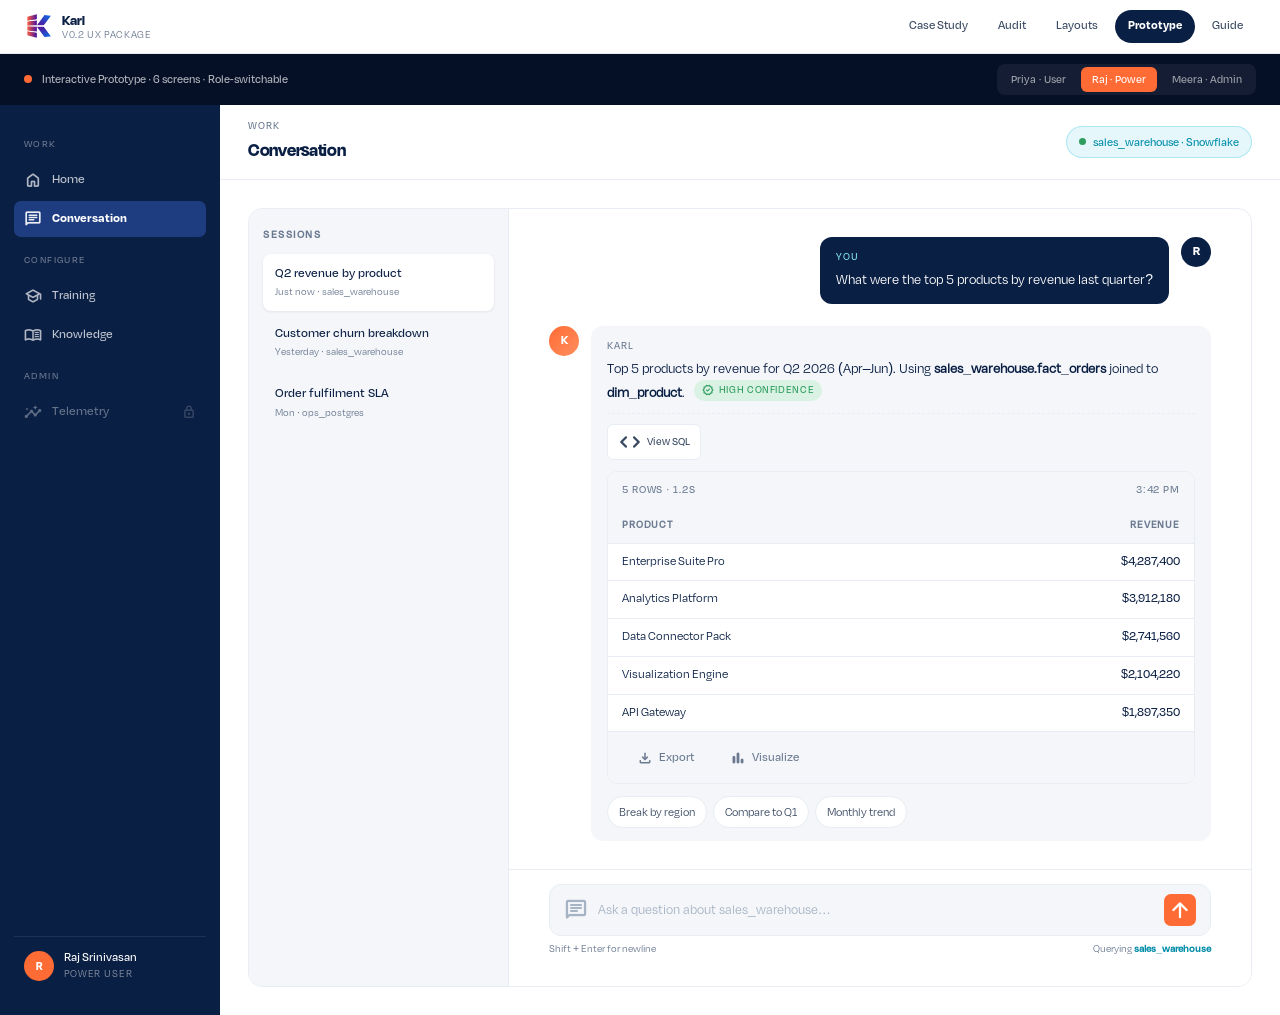
<file: 03_prototype.html>
<!DOCTYPE html>
<html lang="en">
<head>
<meta charset="UTF-8">
<meta name="viewport" content="width=device-width,initial-scale=1">
<title>Karl Prototype | v0.2</title>
<link rel="stylesheet" href="fonts.css">
<link href="https://fonts.googleapis.com/css2?family=Material+Symbols+Rounded:opsz,wght,FILL,GRAD@20..48,100..700,0..1,-50..200&family=JetBrains+Mono:wght@400;500;600&display=swap" rel="stylesheet">
<style>
*{margin:0;padding:0;box-sizing:border-box}
:root{
  --blue:#0A1F44;--blue-light:#1E3D80;--blue-dark:#050F26;--blue-pale:#E0ECFC;
  --cyan:#00B8D9;--cyan-light:#7FE3F0;--cyan-dark:#008CA8;--cyan-pale:#E5F7FB;
  --orange:#FF6B35;--orange-light:#FF8F5E;--orange-pale:#FFE8DE;
  --light:#FAFBFC;--light2:#F4F6F9;--light3:#E8EDF3;--light4:#D1DAE5;
  --text-dark:#0A1F44;--text-mid:#3A4A63;--text-light:#6B7A91;--text-muted:#A6B3C4;
  --border:#E8EDF3;
  --green:#2E9D5E;--green-pale:#D9F2E3;
  --red:#E5484D;--red-pale:#FFE5E6;
  --amber:#E8A317;--amber-pale:#FFF3D6;
}
body{
  font-family:'Degular-Regular',sans-serif;background:var(--light2);
  color:var(--text-dark);font-size:14px;line-height:1.5;
  -webkit-font-smoothing:antialiased;min-height:100vh;
}
.material-symbols-rounded{font-variation-settings:'FILL' 0,'wght' 500,'GRAD' 0,'opsz' 24;vertical-align:middle}
.mono{font-family:'JetBrains Mono',monospace}

/* ══ GLOBAL NAV ══ */
.gnav{
  position:sticky;top:0;z-index:100;
  display:flex;align-items:center;justify-content:space-between;
  padding:10px 24px;background:#fff;border-bottom:1px solid var(--border);
}
.gnav-brand{display:flex;align-items:center;gap:10px;text-decoration:none}
.gnav-logo{width:28px;height:28px;display:block}
.gnav-wordmark{font-family:'DegularDisplay-Bold',sans-serif;color:var(--blue);font-size:15px;letter-spacing:-.01em;line-height:1}
.gnav-wordmark .sub{font-family:'Degular-Regular',sans-serif;font-size:10.5px;color:var(--text-light);letter-spacing:.06em;margin-top:2px;display:block;text-transform:uppercase;font-weight:500}
.gnav-links{display:flex;align-items:center;gap:4px}
.gnav-link{
  font-family:'Degular-Medium',sans-serif;font-size:12.5px;color:var(--text-mid);
  text-decoration:none;padding:7px 13px;border-radius:100px;transition:all .2s;
}
.gnav-link:hover{color:var(--blue);background:var(--light2)}
.gnav-link.active{background:var(--blue);color:#fff;font-family:'Degular-Bold',sans-serif}

/* ══ PROTOTYPE CONTEXT BAR ══ */
.pctx{
  background:var(--blue-dark);color:#fff;padding:10px 24px;
  display:flex;align-items:center;justify-content:space-between;font-size:12px;
}
.pctx-left{font-family:'Degular-Medium',sans-serif;color:rgba(255,255,255,.7);display:flex;align-items:center;gap:10px}
.pctx-left::before{content:'';width:8px;height:8px;border-radius:50%;background:var(--orange)}
.pctx-roles{display:flex;gap:4px;background:rgba(255,255,255,.06);padding:3px;border-radius:8px}
.role-btn{
  font-family:'Degular-Medium',sans-serif;font-size:11.5px;padding:5px 11px;border-radius:6px;
  border:none;background:transparent;color:rgba(255,255,255,.6);cursor:pointer;transition:all .15s;
}
.role-btn:hover{color:#fff}
.role-btn.active{background:var(--orange);color:#fff}

/* ══ APP FRAME ══ */
.app{display:grid;grid-template-columns:220px 1fr;min-height:calc(100vh - 90px)}

/* sidebar — scrolls naturally with document, no viewport lock */
.sidebar{
  background:var(--blue);color:#fff;padding:20px 14px;
  display:flex;flex-direction:column;gap:4px;
}
.sb-label{font-family:'Degular-Medium',sans-serif;font-size:10px;text-transform:uppercase;letter-spacing:.14em;color:rgba(255,255,255,.4);padding:12px 10px 6px}
.sb-item{
  padding:8px 10px;border-radius:7px;display:flex;align-items:center;gap:10px;
  font-family:'Degular-Medium',sans-serif;font-size:13px;color:rgba(255,255,255,.75);
  cursor:pointer;transition:all .15s;
}
.sb-item:hover{background:rgba(255,255,255,.06);color:#fff}
.sb-item.active{background:var(--blue-light);color:#fff;font-family:'Degular-Bold',sans-serif}
.sb-item .material-symbols-rounded{font-size:18px;opacity:.9}
.sb-item .lock{margin-left:auto;font-size:14px;opacity:.5}
.sb-item[data-locked="true"]{opacity:.5;cursor:not-allowed}
.sb-item[data-locked="true"]:hover{background:transparent}
.sb-user{
  margin-top:auto;padding-top:16px;border-top:1px solid rgba(255,255,255,.08);
  display:flex;align-items:center;gap:10px;padding:12px 10px;
}
.sb-avatar{width:30px;height:30px;border-radius:50%;display:flex;align-items:center;justify-content:center;color:#fff;font-family:'DegularDisplay-Bold',sans-serif;font-size:12px}
.sb-user-info .name{font-family:'Degular-Medium',sans-serif;font-size:12.5px;color:#fff}
.sb-user-info .role{font-family:'Degular-Regular',sans-serif;font-size:10.5px;color:rgba(255,255,255,.5);text-transform:uppercase;letter-spacing:.08em}

/* main content */
.main{background:#fff;min-width:0}
.topbar{
  display:flex;align-items:center;justify-content:space-between;
  padding:14px 28px;border-bottom:1px solid var(--border);
  position:sticky;top:90px;background:#fff;z-index:40;
}
.pt-title{font-family:'DegularDisplay-Bold',sans-serif;font-size:19px;letter-spacing:-.015em}
.pt-crumb{font-family:'Degular-Medium',sans-serif;font-size:10.5px;color:var(--text-light);text-transform:uppercase;letter-spacing:.1em;margin-bottom:2px}
.src-chip{
  display:flex;align-items:center;gap:7px;padding:6px 12px;
  background:var(--cyan-pale);border:1px solid rgba(0,184,217,.25);border-radius:100px;
  font-family:'Degular-Medium',sans-serif;font-size:12px;color:var(--cyan-dark);
}
.src-chip .dot{width:7px;height:7px;border-radius:50%;background:var(--green);animation:pulse 2s infinite}
@keyframes pulse{0%,100%{opacity:1}50%{opacity:.4}}

/* Views — natural document flow, no viewport lock */
.view{display:none;animation:fadeIn .25s ease}
.view.active{display:block}
@keyframes fadeIn{from{opacity:0;transform:translateY(4px)}to{opacity:1;transform:translateY(0)}}
.view-content{padding:28px;max-width:1200px;margin:0 auto}

/* ══ BUTTONS ══ */
.btn{
  padding:9px 15px;border-radius:8px;font-family:'Degular-Medium',sans-serif;font-size:12.5px;
  display:inline-flex;align-items:center;gap:6px;cursor:pointer;border:none;transition:all .15s;text-decoration:none;
}
.btn-pri{background:var(--orange);color:#fff}
.btn-pri:hover{background:var(--orange-light);transform:translateY(-1px);box-shadow:0 4px 12px rgba(255,107,53,.3)}
.btn-sec{background:#fff;color:var(--blue);border:1px solid var(--border)}
.btn-sec:hover{border-color:var(--blue)}
.btn-ghost{background:transparent;color:var(--text-light)}
.btn-ghost:hover{color:var(--blue);background:var(--light2)}
.btn .material-symbols-rounded{font-size:16px}

/* ══ HOME ══ */
.home-hero{
  background:linear-gradient(135deg,var(--blue),var(--blue-light));
  color:#fff;border-radius:16px;padding:36px;position:relative;overflow:hidden;
}
.home-hero::after{content:'';position:absolute;top:-60px;right:-60px;width:260px;height:260px;background:radial-gradient(circle,rgba(255,107,53,.25),transparent 60%)}
.hh-kicker{font-family:'Degular-Medium',sans-serif;font-size:11px;color:var(--cyan-light);text-transform:uppercase;letter-spacing:.14em;margin-bottom:10px;position:relative}
.home-hero h2{font-family:'DegularDisplay-Bold',sans-serif;font-size:30px;line-height:1.1;letter-spacing:-.02em;position:relative;max-width:600px}
.home-hero p{font-family:'Degular-Regular',sans-serif;margin-top:14px;font-size:15px;color:rgba(255,255,255,.75);max-width:560px;position:relative}
.home-hero .btns{margin-top:24px;display:flex;gap:10px;position:relative}

.source-picker{margin-top:28px}
.source-picker h3{font-family:'DegularDisplay-Bold',sans-serif;font-size:17px;letter-spacing:-.01em;margin-bottom:8px}
.source-picker .sub{font-family:'Degular-Regular',sans-serif;font-size:13px;color:var(--text-light);margin-bottom:18px}
.source-cards{display:grid;grid-template-columns:repeat(3,1fr);gap:12px}
.source-card{
  padding:18px;border-radius:12px;border:1px solid var(--border);background:#fff;
  cursor:pointer;transition:all .15s;
}
.source-card:hover{border-color:var(--cyan);box-shadow:0 4px 16px rgba(10,31,68,.08);transform:translateY(-2px)}
.source-card.connected{position:relative}
.source-card.connected::before{content:'';position:absolute;top:14px;right:14px;width:8px;height:8px;background:var(--green);border-radius:50%}
.sc-icon{width:38px;height:38px;border-radius:10px;background:var(--light2);display:flex;align-items:center;justify-content:center;color:var(--blue);margin-bottom:12px}
.source-card h4{font-family:'DegularDisplay-Bold',sans-serif;font-size:14px;letter-spacing:-.01em;margin-bottom:3px}
.sc-meta{font-family:'Degular-Regular',sans-serif;font-size:11.5px;color:var(--text-light)}
.sc-status{font-family:'Degular-Medium',sans-serif;font-size:10.5px;margin-top:8px;text-transform:uppercase;letter-spacing:.08em}
.source-card.connected .sc-status{color:var(--green)}
.source-card.available .sc-status{color:var(--text-light)}

/* ══ CONVERSATION ══ */
.conv-layout{display:grid;grid-template-columns:260px 1fr;gap:0;background:#fff;border:1px solid var(--border);border-radius:14px;overflow:hidden;margin-top:0}
.conv-sessions{background:var(--light2);padding:18px 14px;border-right:1px solid var(--border)}
.conv-sessions h3{font-family:'Degular-Medium',sans-serif;font-size:11px;text-transform:uppercase;letter-spacing:.14em;color:var(--text-light);margin-bottom:10px}
.session-item{padding:10px 12px;border-radius:8px;margin-bottom:3px;cursor:pointer;transition:background .15s}
.session-item:hover{background:#fff}
.session-item.active{background:#fff;box-shadow:0 1px 3px rgba(10,31,68,.08)}
.session-title{font-family:'Degular-Medium',sans-serif;font-size:13px;color:var(--blue);overflow:hidden;text-overflow:ellipsis;white-space:nowrap}
.session-meta{font-family:'Degular-Regular',sans-serif;font-size:10.5px;color:var(--text-light);margin-top:2px}

.conv-main{display:flex;flex-direction:column;min-height:500px}
.conv-messages{padding:28px 40px;display:flex;flex-direction:column;gap:22px;flex:1}
.msg{display:flex;gap:12px;max-width:780px}
.msg.user{margin-left:auto;flex-direction:row-reverse}
.msg-avatar{width:30px;height:30px;border-radius:50%;flex-shrink:0;display:flex;align-items:center;justify-content:center;color:#fff;font-family:'DegularDisplay-Bold',sans-serif;font-size:13px}
.msg-avatar.karl{background:linear-gradient(135deg,var(--orange),var(--orange-light))}
.msg-avatar.user-av{background:var(--blue)}
.msg-body{flex:1;padding:13px 16px;border-radius:12px;background:var(--light2);line-height:1.5;font-family:'Degular-Regular',sans-serif;font-size:14px}
.msg.user .msg-body{background:var(--blue);color:#fff}
.msg-name{font-family:'Degular-Medium',sans-serif;font-size:10.5px;text-transform:uppercase;letter-spacing:.1em;color:var(--text-light);margin-bottom:4px}
.msg.user .msg-name{color:var(--cyan-light)}

.confidence{display:inline-flex;align-items:center;gap:5px;padding:3px 8px;border-radius:100px;font-family:'Degular-Medium',sans-serif;font-size:10.5px;text-transform:uppercase;letter-spacing:.06em}
.confidence.high{background:var(--green-pale);color:var(--green)}

.sql-section{margin-top:10px;border-top:1px dashed var(--border);padding-top:10px}
.sql-toggle{display:inline-flex;align-items:center;gap:5px;padding:5px 10px;background:#fff;border:1px solid var(--border);border-radius:6px;font-family:'Degular-Medium',sans-serif;font-size:11px;color:var(--text-mid);cursor:pointer}
.sql-toggle:hover{border-color:var(--cyan);color:var(--cyan-dark)}
.sql-block{margin-top:8px;background:var(--blue-dark);color:#b8e9f5;padding:12px 14px;border-radius:8px;font-family:'JetBrains Mono',monospace;font-size:11.5px;line-height:1.55;white-space:pre;overflow-x:auto;display:none}
.sql-block.open{display:block;animation:fadeIn .2s ease}
.sql-block .k{color:var(--orange-light);font-weight:600}
.sql-block .s{color:var(--cyan-light)}
.sql-block .n{color:#E8D48F}

.result-block{margin-top:10px;background:#fff;border:1px solid var(--border);border-radius:10px;overflow:hidden}
.result-head{padding:10px 14px;background:var(--light2);font-family:'Degular-Medium',sans-serif;font-size:11px;text-transform:uppercase;letter-spacing:.08em;color:var(--text-light);display:flex;justify-content:space-between}
.result-table{width:100%;border-collapse:collapse;font-family:'Degular-Regular',sans-serif;font-size:12.5px}
.result-table th{text-align:left;padding:9px 14px;background:var(--light2);border-bottom:1px solid var(--border);font-family:'Degular-Medium',sans-serif;font-size:10.5px;text-transform:uppercase;letter-spacing:.08em;color:var(--text-light)}
.result-table td{padding:9px 14px;border-bottom:1px solid var(--border)}
.result-table tr:last-child td{border-bottom:none}
.result-table .num{font-variant-numeric:tabular-nums;font-family:'Degular-Medium',sans-serif;text-align:right}
.result-actions{padding:8px 14px;background:var(--light2);border-top:1px solid var(--border);display:flex;gap:6px}

.suggestions{margin-top:12px;display:flex;gap:6px;flex-wrap:wrap}
.sugg{padding:6px 11px;background:#fff;border:1px solid var(--border);border-radius:100px;font-family:'Degular-Regular',sans-serif;font-size:12px;color:var(--text-mid);cursor:pointer;transition:all .15s}
.sugg:hover{border-color:var(--cyan);color:var(--cyan-dark);background:var(--cyan-pale)}

.conv-input-bar{padding:14px 40px 28px;border-top:1px solid var(--border);background:#fff}
.conv-input{display:flex;gap:10px;align-items:center;background:var(--light2);border:1px solid var(--border);border-radius:12px;padding:9px 14px;transition:all .15s}
.conv-input:focus-within{border-color:var(--cyan);background:#fff;box-shadow:0 0 0 3px rgba(0,184,217,.1)}
.conv-input input{flex:1;border:none;background:transparent;font-family:'Degular-Regular',sans-serif;font-size:13.5px;color:var(--blue);outline:none}
.conv-input input::placeholder{color:var(--text-muted)}
.send-btn{width:32px;height:32px;border-radius:7px;border:none;background:var(--orange);color:#fff;cursor:pointer;display:flex;align-items:center;justify-content:center;transition:all .15s}
.send-btn:hover{background:var(--orange-light)}
.conv-meta{display:flex;justify-content:space-between;margin-top:6px;font-family:'Degular-Regular',sans-serif;font-size:10.5px;color:var(--text-light)}
.conv-meta b{font-family:'Degular-Medium',sans-serif;color:var(--cyan-dark)}

/* ══ TRAINING ══ */
.sec-head{display:flex;justify-content:space-between;align-items:end;margin-bottom:18px}
.sec-head h2{font-family:'DegularDisplay-Bold',sans-serif;font-size:22px;letter-spacing:-.015em}
.sec-head .sub{font-family:'Degular-Regular',sans-serif;font-size:13px;color:var(--text-light);margin-top:3px}
.sec-head .actions{display:flex;gap:6px}

.sync-banner{
  background:var(--cyan-pale);border:1px solid rgba(0,184,217,.2);border-radius:10px;
  padding:12px 16px;margin-bottom:18px;display:flex;align-items:center;gap:10px;
}
.sync-banner .material-symbols-rounded{color:var(--cyan-dark);font-size:20px}
.sync-banner .text{flex:1;font-family:'Degular-Regular',sans-serif;font-size:12.5px;color:var(--blue)}
.sync-banner b{font-family:'Degular-Medium',sans-serif;color:var(--cyan-dark)}

.kpi-row{display:grid;grid-template-columns:repeat(4,1fr);gap:12px;margin-bottom:20px}
.kpi{background:#fff;border:1px solid var(--border);border-radius:12px;padding:18px}
.kpi-lbl{font-family:'Degular-Medium',sans-serif;font-size:10px;text-transform:uppercase;letter-spacing:.12em;color:var(--text-light);margin-bottom:6px}
.kpi-num{font-family:'DegularDisplay-Bold',sans-serif;font-size:28px;letter-spacing:-.02em;line-height:1}
.kpi-delta{font-family:'Degular-Medium',sans-serif;font-size:11px;color:var(--green);margin-top:5px}
.kpi-delta.down{color:var(--red)}

.tbl-toolbar{display:flex;justify-content:space-between;align-items:center;gap:10px;margin-bottom:14px}
.search-input{flex:1;max-width:340px;display:flex;align-items:center;gap:8px;padding:7px 12px;background:#fff;border:1px solid var(--border);border-radius:8px}
.search-input input{border:none;background:none;outline:none;font-family:'Degular-Regular',sans-serif;font-size:12.5px;flex:1}
.chip-row{display:flex;gap:5px}
.chip{padding:6px 11px;background:#fff;border:1px solid var(--border);border-radius:100px;font-family:'Degular-Medium',sans-serif;font-size:11px;color:var(--text-mid);cursor:pointer}
.chip.active{background:var(--blue);color:#fff;border-color:var(--blue)}

.tbl-wrap{background:#fff;border:1px solid var(--border);border-radius:12px;overflow:hidden}
.tbl{width:100%;border-collapse:collapse}
.tbl thead th{text-align:left;padding:11px 16px;background:var(--light2);border-bottom:1px solid var(--border);font-family:'Degular-Medium',sans-serif;font-size:10.5px;text-transform:uppercase;letter-spacing:.08em;color:var(--text-light)}
.tbl tbody td{padding:13px 16px;border-bottom:1px solid var(--border);vertical-align:top}
.tbl tbody tr:last-child td{border-bottom:none}
.tbl tbody tr:hover{background:var(--light2);cursor:pointer}
.tp-nl{font-family:'Degular-Medium',sans-serif;font-size:13px;color:var(--blue);line-height:1.3}
.tp-sql{font-family:'JetBrains Mono',monospace;font-size:11px;color:var(--text-mid);line-height:1.4;display:-webkit-box;-webkit-line-clamp:2;-webkit-box-orient:vertical;overflow:hidden}
.tp-status{display:inline-flex;align-items:center;gap:4px;padding:3px 8px;border-radius:100px;font-family:'Degular-Medium',sans-serif;font-size:10px;text-transform:uppercase;letter-spacing:.06em}
.tp-status.validated{background:var(--green-pale);color:var(--green)}
.tp-status.pending{background:var(--amber-pale);color:var(--amber)}
.tp-status.failed{background:var(--red-pale);color:var(--red)}
.tp-tag{display:inline-block;padding:2px 7px;background:var(--cyan-pale);color:var(--cyan-dark);border-radius:4px;font-family:'Degular-Medium',sans-serif;font-size:10.5px}

/* ══ KNOWLEDGE ══ */
.kg-layout{display:grid;grid-template-columns:240px 1fr 280px;gap:0;background:#fff;border:1px solid var(--border);border-radius:14px;overflow:hidden}
.kg-nav{background:#fff;border-right:1px solid var(--border);padding:22px 14px}
.kg-section{margin-bottom:18px}
.kg-lbl{font-family:'Degular-Medium',sans-serif;font-size:10.5px;text-transform:uppercase;letter-spacing:.12em;color:var(--text-light);margin-bottom:7px;display:flex;align-items:center;gap:5px}
.kg-lbl .lock{color:var(--amber);font-size:14px}
.kg-item{padding:7px 10px;border-radius:6px;font-family:'Degular-Medium',sans-serif;font-size:12.5px;color:var(--text-mid);cursor:pointer;margin-bottom:2px;display:flex;align-items:center;justify-content:space-between;transition:all .15s}
.kg-item:hover{background:var(--light2)}
.kg-item.active{background:var(--blue);color:#fff}
.kg-item .count{font-family:'JetBrains Mono',monospace;font-size:10.5px;color:var(--text-muted)}
.kg-item.active .count{color:rgba(255,255,255,.6)}

.kg-editor{padding:24px;background:var(--light2)}
.kg-head{display:flex;justify-content:space-between;align-items:start;margin-bottom:16px;gap:14px}
.kg-crumb{font-family:'Degular-Medium',sans-serif;font-size:10.5px;color:var(--text-light);text-transform:uppercase;letter-spacing:.1em;margin-bottom:6px}
.kg-ttl{font-family:'DegularDisplay-Bold',sans-serif;font-size:20px;letter-spacing:-.02em}
.kg-ttl-desc{font-family:'Degular-Regular',sans-serif;font-size:12.5px;color:var(--text-light);margin-top:3px;max-width:520px}
.kg-badge{display:inline-flex;align-items:center;gap:5px;padding:3px 10px;border-radius:100px;font-family:'Degular-Medium',sans-serif;font-size:10.5px;text-transform:uppercase;letter-spacing:.06em;margin-top:6px;background:var(--cyan-pale);color:var(--cyan-dark)}
.kg-actions{display:flex;gap:6px}

.kg-editor-box{background:#fff;border:1px solid var(--border);border-radius:12px;overflow:hidden}
.kg-tabs{display:flex;border-bottom:1px solid var(--border)}
.kg-tab{padding:11px 18px;font-family:'Degular-Medium',sans-serif;font-size:12px;color:var(--text-light);cursor:pointer;border-bottom:2px solid transparent;margin-bottom:-1px}
.kg-tab.active{color:var(--blue);border-bottom-color:var(--orange);font-family:'Degular-Bold',sans-serif}
.kg-area{padding:22px;min-height:340px;font-family:'JetBrains Mono',monospace;font-size:12.5px;line-height:1.7;color:var(--blue);background:var(--light)}
.rule-line{display:block;padding:1px 0}
.rule-line .num{color:var(--text-muted);margin-right:12px;user-select:none}
.kw{color:var(--orange);font-weight:600}
.em{color:var(--cyan-dark)}
.kg-foot{padding:12px 18px;background:var(--light2);border-top:1px solid var(--border);display:flex;justify-content:space-between;align-items:center;font-family:'Degular-Regular',sans-serif;font-size:11.5px;color:var(--text-light)}
.kg-foot .saved{color:var(--green);display:flex;align-items:center;gap:5px}

.kg-side{background:#fff;border-left:1px solid var(--border);padding:22px 18px}
.kg-side-block{margin-bottom:22px}
.kg-side-lbl{font-family:'Degular-Medium',sans-serif;font-size:10.5px;text-transform:uppercase;letter-spacing:.12em;color:var(--text-light);margin-bottom:9px}
.ver-item{padding:9px 11px;border-radius:7px;margin-bottom:4px;cursor:pointer;border:1px solid transparent}
.ver-item:hover{background:var(--light2)}
.ver-item.current{border-color:var(--cyan);background:var(--cyan-pale)}
.ver-lbl{font-family:'Degular-Medium',sans-serif;font-size:12px;display:flex;justify-content:space-between}
.v-tag{font-family:'JetBrains Mono',monospace;font-size:10.5px;color:var(--cyan-dark)}
.ver-meta{font-family:'Degular-Regular',sans-serif;font-size:10.5px;color:var(--text-light);margin-top:2px}

/* ══ TELEMETRY ══ */
.tel-filters{display:flex;gap:8px;margin-bottom:18px;align-items:center;padding:12px 14px;background:#fff;border:1px solid var(--border);border-radius:10px}
.tel-filter{display:flex;align-items:center;gap:8px}
.tel-filter label{font-family:'Degular-Medium',sans-serif;font-size:10.5px;text-transform:uppercase;letter-spacing:.1em;color:var(--text-light)}
.tel-select{padding:5px 9px;background:var(--light2);border:1px solid var(--border);border-radius:6px;font-family:'Degular-Regular',sans-serif;font-size:12px;color:var(--blue);cursor:pointer}

.tel-grid{display:grid;grid-template-columns:2fr 1fr;gap:12px;margin-top:14px}
.tel-card{background:#fff;border:1px solid var(--border);border-radius:12px;padding:18px}
.tel-card-head{display:flex;justify-content:space-between;align-items:center;margin-bottom:14px}
.tel-card-ttl{font-family:'DegularDisplay-Bold',sans-serif;font-size:14px;letter-spacing:-.01em}
.tel-card-sub{font-family:'Degular-Regular',sans-serif;font-size:11.5px;color:var(--text-light);margin-top:2px}
.chart-bars{display:flex;align-items:end;gap:7px;height:200px}
.bar-col{flex:1;display:flex;flex-direction:column;align-items:center;gap:4px}
.bar-bar{width:100%;background:linear-gradient(180deg,var(--cyan),var(--cyan-dark));border-radius:5px 5px 2px 2px;min-height:4px;transition:all .2s}
.bar-bar.accent{background:linear-gradient(180deg,var(--orange),var(--orange-light))}
.bar-col-label{font-family:'Degular-Medium',sans-serif;font-size:10.5px;color:var(--text-light)}

.breakdown{margin-top:6px}
.bd-row{display:flex;align-items:center;gap:10px;padding:8px 0;border-bottom:1px solid var(--border)}
.bd-row:last-child{border-bottom:none}
.bd-row .label{flex:1;font-family:'Degular-Medium',sans-serif;font-size:12.5px;color:var(--blue)}
.bd-row .track{flex:2;height:6px;background:var(--light3);border-radius:100px;overflow:hidden}
.bd-row .fill{height:100%;border-radius:100px}
.bd-row .val{font-family:'DegularDisplay-Bold',sans-serif;font-size:11.5px;min-width:42px;text-align:right;font-variant-numeric:tabular-nums}

/* ══ ERROR ══ */
.err-container{max-width:640px;margin:48px auto;text-align:center;padding:32px}
.err-icon{width:72px;height:72px;margin:0 auto 20px;border-radius:18px;background:var(--red-pale);display:flex;align-items:center;justify-content:center;color:var(--red)}
.err-icon .material-symbols-rounded{font-size:40px}
.err-container h2{font-family:'DegularDisplay-Bold',sans-serif;font-size:24px;letter-spacing:-.02em;margin-bottom:10px}
.err-container p{font-family:'Degular-Regular',sans-serif;font-size:14px;color:var(--text-mid);margin-bottom:6px;line-height:1.55}
.err-details{background:var(--light2);border:1px solid var(--border);border-radius:10px;padding:14px 18px;margin-top:20px;text-align:left}
.err-details h4{font-family:'Degular-Medium',sans-serif;font-size:10.5px;text-transform:uppercase;letter-spacing:.1em;color:var(--text-light);margin-bottom:8px}
.err-details code{font-family:'JetBrains Mono',monospace;font-size:11.5px;color:var(--text-mid);display:block;line-height:1.55}
.err-actions{display:flex;gap:8px;justify-content:center;margin-top:22px;flex-wrap:wrap}

/* ══ TOAST ══ */
.toast{position:fixed;bottom:24px;right:24px;background:var(--blue);color:#fff;padding:12px 18px;border-radius:10px;box-shadow:0 12px 40px rgba(10,31,68,.2);display:flex;align-items:center;gap:10px;font-family:'Degular-Medium',sans-serif;font-size:12.5px;z-index:200;transform:translateY(120%);opacity:0;transition:all .3s}
.toast.show{transform:translateY(0);opacity:1}
.toast .material-symbols-rounded{color:var(--green)}

/* Responsive */
@media (max-width:1024px){
  .app{grid-template-columns:64px 1fr}
  .sidebar .sb-item span:not(.material-symbols-rounded):not(.lock),.sb-label,.sb-user-info{display:none}
  .conv-layout,.kg-layout{grid-template-columns:1fr}
  .conv-sessions,.kg-nav,.kg-side{display:none}
  .kpi-row{grid-template-columns:1fr 1fr}
  .tel-grid{grid-template-columns:1fr}
  .gnav-links{display:none}
}
</style>
</head>
<body>

<!-- GLOBAL NAV -->
<nav class="gnav">
  <a href="index.html" class="gnav-brand">
    <img src="logo-gradient.png" class="gnav-logo" alt="Karl">
    <div class="gnav-wordmark">Karl<span class="sub">v0.2 UX Package</span></div>
  </a>
  <div class="gnav-links">
    <a href="index.html" class="gnav-link">Case Study</a>
    <a href="01_ux_audit.html" class="gnav-link">Audit</a>
    <a href="02_layouts.html" class="gnav-link">Layouts</a>
    <a href="03_prototype.html" class="gnav-link active">Prototype</a>
    <a href="04_user_guide.html" class="gnav-link">Guide</a>
  </div>
</nav>

<!-- PROTOTYPE CONTEXT -->
<div class="pctx">
  <div class="pctx-left">Interactive Prototype · 6 screens · Role-switchable</div>
  <div class="pctx-roles">
    <button class="role-btn" onclick="setRole('priya',event)">Priya · User</button>
    <button class="role-btn active" onclick="setRole('raj',event)">Raj · Power</button>
    <button class="role-btn" onclick="setRole('meera',event)">Meera · Admin</button>
  </div>
</div>

<div class="app">
  <!-- SIDEBAR -->
  <aside class="sidebar">
    <div class="sb-label">Work</div>
    <div class="sb-item" data-view="home" onclick="showView('home')"><span class="material-symbols-rounded">home</span><span>Home</span></div>
    <div class="sb-item active" data-view="conversation" onclick="showView('conversation')"><span class="material-symbols-rounded">chat</span><span>Conversation</span></div>

    <div class="sb-label">Configure</div>
    <div class="sb-item" data-view="training" onclick="showView('training')"><span class="material-symbols-rounded">school</span><span>Training</span></div>
    <div class="sb-item" data-view="knowledge" onclick="showView('knowledge')"><span class="material-symbols-rounded">menu_book</span><span>Knowledge</span></div>

    <div class="sb-label">Admin</div>
    <div class="sb-item" data-view="telemetry" onclick="showView('telemetry')"><span class="material-symbols-rounded">insights</span><span>Telemetry</span><span class="material-symbols-rounded lock">lock</span></div>

    <div class="sb-user">
      <div class="sb-avatar" id="userAvatar" style="background:var(--orange)">R</div>
      <div class="sb-user-info">
        <div class="name" id="userName">Raj Srinivasan</div>
        <div class="role" id="userRole">Power User</div>
      </div>
    </div>
  </aside>

  <!-- MAIN -->
  <main class="main">
    <div class="topbar">
      <div>
        <div class="pt-crumb" id="pageCrumb">WORK</div>
        <div class="pt-title" id="pageHeader">Conversation</div>
      </div>
      <div style="display:flex;gap:10px;align-items:center">
        <div class="src-chip"><span class="dot"></span>sales_warehouse · Snowflake</div>
      </div>
    </div>

    <!-- HOME -->
    <div class="view" id="view-home">
      <div class="view-content">
        <div class="home-hero">
          <div class="hh-kicker">Good afternoon, <span id="heroName">Raj</span></div>
          <h2>What data do you want to query today?</h2>
          <p>Karl connects to your warehouse, database, or file source and answers questions in plain English — with the SQL visible for verification.</p>
          <div class="btns">
            <button class="btn btn-pri" onclick="showView('conversation')"><span class="material-symbols-rounded">chat</span>Continue last conversation</button>
          </div>
        </div>

        <div class="source-picker">
          <h3>Your data sources</h3>
          <div class="sub">Click a source to start a conversation. Connected sources stay ready across sessions.</div>
          <div class="source-cards">
            <div class="source-card connected" onclick="showView('conversation')">
              <div class="sc-icon"><span class="material-symbols-rounded">cloud</span></div>
              <h4>sales_warehouse</h4>
              <div class="sc-meta">Snowflake · 147 tables</div>
              <div class="sc-status">Connected · healthy</div>
            </div>
            <div class="source-card connected" onclick="showView('conversation')">
              <div class="sc-icon"><span class="material-symbols-rounded">storage</span></div>
              <h4>ops_postgres</h4>
              <div class="sc-meta">PostgreSQL · 42 tables</div>
              <div class="sc-status">Connected · healthy</div>
            </div>
            <div class="source-card available" onclick="showToast('Connector catalog opens here')">
              <div class="sc-icon" style="color:var(--text-muted)"><span class="material-symbols-rounded">add_circle</span></div>
              <h4>Add BigQuery</h4>
              <div class="sc-meta">Google Cloud</div>
              <div class="sc-status">Available</div>
            </div>
          </div>
        </div>
      </div>
    </div>

    <!-- CONVERSATION -->
    <div class="view active" id="view-conversation">
      <div class="view-content">
        <div class="conv-layout">
          <aside class="conv-sessions">
            <h3>Sessions</h3>
            <div class="session-item active"><div class="session-title">Q2 revenue by product</div><div class="session-meta">Just now · sales_warehouse</div></div>
            <div class="session-item"><div class="session-title">Customer churn breakdown</div><div class="session-meta">Yesterday · sales_warehouse</div></div>
            <div class="session-item"><div class="session-title">Order fulfilment SLA</div><div class="session-meta">Mon · ops_postgres</div></div>
          </aside>

          <div class="conv-main">
            <div class="conv-messages" id="convMessages">
              <div class="msg user">
                <div class="msg-avatar user-av">R</div>
                <div class="msg-body">
                  <div class="msg-name">You</div>
                  What were the top 5 products by revenue last quarter?
                </div>
              </div>
              <div class="msg">
                <div class="msg-avatar karl">K</div>
                <div class="msg-body">
                  <div class="msg-name">Karl</div>
                  Top 5 products by revenue for Q2 2026 (Apr–Jun). Using <b>sales_warehouse.fact_orders</b> joined to <b>dim_product</b>.
                  <span class="confidence high" style="margin-left:6px"><span class="material-symbols-rounded" style="font-size:12px">verified</span>High confidence</span>

                  <div class="sql-section">
                    <div class="sql-toggle" onclick="toggleSQL(this)"><span class="material-symbols-rounded">code</span>View SQL</div>
                    <div class="sql-block"><span class="k">SELECT</span> p.product_name, <span class="k">SUM</span>(o.revenue) <span class="k">AS</span> total_revenue
<span class="k">FROM</span> fact_orders o
<span class="k">JOIN</span> dim_product p <span class="k">ON</span> o.product_id = p.product_id
<span class="k">WHERE</span> o.order_date <span class="k">BETWEEN</span> <span class="s">'2026-04-01'</span> <span class="k">AND</span> <span class="s">'2026-06-30'</span>
<span class="k">GROUP BY</span> p.product_name
<span class="k">ORDER BY</span> total_revenue <span class="k">DESC</span> <span class="k">LIMIT</span> <span class="n">5</span>;</div>
                  </div>

                  <div class="result-block">
                    <div class="result-head"><span>5 rows · 1.2s</span><span>3:42 PM</span></div>
                    <table class="result-table">
                      <thead><tr><th>Product</th><th class="num">Revenue</th></tr></thead>
                      <tbody>
                        <tr><td>Enterprise Suite Pro</td><td class="num">$4,287,400</td></tr>
                        <tr><td>Analytics Platform</td><td class="num">$3,912,180</td></tr>
                        <tr><td>Data Connector Pack</td><td class="num">$2,741,560</td></tr>
                        <tr><td>Visualization Engine</td><td class="num">$2,104,220</td></tr>
                        <tr><td>API Gateway</td><td class="num">$1,897,350</td></tr>
                      </tbody>
                    </table>
                    <div class="result-actions">
                      <button class="btn btn-ghost"><span class="material-symbols-rounded">download</span>Export</button>
                      <button class="btn btn-ghost"><span class="material-symbols-rounded">bar_chart</span>Visualize</button>
                    </div>
                  </div>

                  <div class="suggestions">
                    <div class="sugg" onclick="askFollowup('Break that down by region')">Break by region</div>
                    <div class="sugg" onclick="askFollowup('Compare to Q1')">Compare to Q1</div>
                    <div class="sugg" onclick="askFollowup('Show monthly trend')">Monthly trend</div>
                  </div>
                </div>
              </div>
            </div>

            <div class="conv-input-bar">
              <div class="conv-input">
                <span class="material-symbols-rounded" style="color:var(--text-muted)">chat</span>
                <input type="text" id="convInput" placeholder="Ask a question about sales_warehouse…">
                <button class="send-btn" onclick="sendMessage()"><span class="material-symbols-rounded">arrow_upward</span></button>
              </div>
              <div class="conv-meta">
                <span>Shift + Enter for newline</span>
                <span>Querying <b>sales_warehouse</b></span>
              </div>
            </div>
          </div>
        </div>
      </div>
    </div>

    <!-- TRAINING -->
    <div class="view" id="view-training">
      <div class="view-content">
        <div class="sec-head">
          <div>
            <h2>Training Data</h2>
            <div class="sub">SQL–language pairs that teach Karl your business terminology.</div>
          </div>
          <div class="actions">
            <button class="btn btn-sec" onclick="showToast('Import opens with preview')"><span class="material-symbols-rounded">upload</span>Import</button>
            <button class="btn btn-pri" onclick="showToast('Add pair modal opens here')"><span class="material-symbols-rounded">add</span>Add pair</button>
          </div>
        </div>

        <div class="sync-banner">
          <span class="material-symbols-rounded">sync</span>
          <div class="text"><b>Training pairs apply on the next query.</b> No batch sync — live in ~5 seconds.</div>
        </div>

        <div class="kpi-row">
          <div class="kpi"><div class="kpi-lbl">Total pairs</div><div class="kpi-num">342</div><div class="kpi-delta">+18 this week</div></div>
          <div class="kpi"><div class="kpi-lbl">Validated</div><div class="kpi-num" style="color:var(--green)">327</div><div class="kpi-delta">95.6% pass</div></div>
          <div class="kpi"><div class="kpi-lbl">Pending</div><div class="kpi-num" style="color:var(--amber)">12</div><div class="kpi-delta down">+4 this week</div></div>
          <div class="kpi"><div class="kpi-lbl">Failed</div><div class="kpi-num" style="color:var(--red)">3</div><div class="kpi-delta down">Needs attention</div></div>
        </div>

        <div class="tbl-toolbar">
          <div class="search-input"><span class="material-symbols-rounded" style="color:var(--text-muted);font-size:16px">search</span><input placeholder="Search training pairs…"></div>
          <div class="chip-row">
            <div class="chip active">All · 342</div>
            <div class="chip">Validated</div>
            <div class="chip">Pending</div>
            <div class="chip">Failed</div>
          </div>
        </div>

        <div class="tbl-wrap">
          <table class="tbl">
            <thead><tr><th style="width:32%">Natural language</th><th style="width:42%">SQL query</th><th style="width:10%">Status</th><th style="width:10%">Owner</th><th></th></tr></thead>
            <tbody>
              <tr>
                <td><div class="tp-nl">Total sales by region this year</div><span class="tp-tag">Finance</span></td>
                <td><div class="tp-sql">SELECT region, SUM(sales) FROM orders WHERE YEAR(date) = YEAR(GETDATE()) GROUP BY region</div></td>
                <td><span class="tp-status validated"><span class="material-symbols-rounded" style="font-size:11px">check</span>Validated</span></td>
                <td style="font-family:'Degular-Regular',sans-serif;font-size:11.5px">Raj S.</td>
                <td><span class="material-symbols-rounded" style="color:var(--text-muted);font-size:16px">more_horiz</span></td>
              </tr>
              <tr>
                <td><div class="tp-nl">Monthly recurring revenue</div><span class="tp-tag">Finance</span></td>
                <td><div class="tp-sql">SELECT DATE_TRUNC('month', sub_start) AS month, SUM(monthly_value) FROM subscriptions WHERE status = 'active' GROUP BY 1</div></td>
                <td><span class="tp-status validated"><span class="material-symbols-rounded" style="font-size:11px">check</span>Validated</span></td>
                <td style="font-family:'Degular-Regular',sans-serif;font-size:11.5px">Raj S.</td>
                <td><span class="material-symbols-rounded" style="color:var(--text-muted);font-size:16px">more_horiz</span></td>
              </tr>
              <tr>
                <td><div class="tp-nl">Customer churn rate last 90 days</div><span class="tp-tag">Finance</span></td>
                <td><div class="tp-sql">SELECT COUNT(CASE WHEN cancelled_at BETWEEN CURRENT_DATE - INTERVAL '90 days' AND CURRENT_DATE THEN 1 END) / NULLIF(COUNT(*), 0) FROM customers</div></td>
                <td><span class="tp-status validated"><span class="material-symbols-rounded" style="font-size:11px">check</span>Validated</span></td>
                <td style="font-family:'Degular-Regular',sans-serif;font-size:11.5px">Priya N.</td>
                <td><span class="material-symbols-rounded" style="color:var(--text-muted);font-size:16px">more_horiz</span></td>
              </tr>
              <tr>
                <td><div class="tp-nl">Orders fulfilled within SLA</div><span class="tp-tag">Operations</span></td>
                <td><div class="tp-sql">SELECT COUNT(*) FROM orders WHERE fulfilled_at - ordered_at &lt;= INTERVAL '48 hours' AND order_date &gt;= CURRENT_DATE - 30</div></td>
                <td><span class="tp-status pending"><span class="material-symbols-rounded" style="font-size:11px">schedule</span>Pending</span></td>
                <td style="font-family:'Degular-Regular',sans-serif;font-size:11.5px">Raj S.</td>
                <td><span class="material-symbols-rounded" style="color:var(--text-muted);font-size:16px">more_horiz</span></td>
              </tr>
              <tr>
                <td><div class="tp-nl">Revenue by product category Q2</div><span class="tp-tag">Finance</span></td>
                <td><div class="tp-sql">SELECT category, SUM(revene) FROM fact_orders WHERE quarter = 'Q2-2026' GROUP BY category</div></td>
                <td><span class="tp-status failed"><span class="material-symbols-rounded" style="font-size:11px">error</span>SQL error</span></td>
                <td style="font-family:'Degular-Regular',sans-serif;font-size:11.5px">Priya N.</td>
                <td><span class="material-symbols-rounded" style="color:var(--text-muted);font-size:16px">more_horiz</span></td>
              </tr>
            </tbody>
          </table>
        </div>
      </div>
    </div>

    <!-- KNOWLEDGE -->
    <div class="view" id="view-knowledge">
      <div class="view-content">
        <div class="kg-layout">
          <aside class="kg-nav">
            <div class="kg-section">
              <div class="kg-lbl">Critical Instructions <span class="material-symbols-rounded lock">lock</span></div>
              <div class="kg-item"><span>Core behavior</span><span class="count">8</span></div>
              <div class="kg-item"><span>Data accuracy</span><span class="count">4</span></div>
              <div class="kg-item"><span>Query interpretation</span><span class="count">6</span></div>
            </div>
            <div class="kg-section">
              <div class="kg-lbl">Auxiliary Instructions</div>
              <div class="kg-item active" onclick="setKG(this)"><span>Finance</span><span class="count">12</span></div>
              <div class="kg-item" onclick="setKG(this)"><span>Operations</span><span class="count">7</span></div>
              <div class="kg-item" onclick="setKG(this)"><span>HR</span><span class="count">4</span></div>
              <div class="kg-item" onclick="setKG(this)"><span>Marketing</span><span class="count">9</span></div>
            </div>
          </aside>

          <div class="kg-editor">
            <div class="kg-head">
              <div>
                <div class="kg-crumb">Auxiliary · Finance</div>
                <div class="kg-ttl">Finance — Fiscal year mapping</div>
                <div class="kg-ttl-desc">How Karl interprets date ranges, fiscal vs calendar year, currency rules, and revenue recognition.</div>
                <div class="kg-badge"><span class="material-symbols-rounded" style="font-size:12px">layers</span>Auxiliary · layered on Critical</div>
              </div>
              <div class="kg-actions">
                <button class="btn btn-sec"><span class="material-symbols-rounded">science</span>Test</button>
                <button class="btn btn-pri" onclick="showToast('Saved · v2.4')"><span class="material-symbols-rounded">save</span>Save</button>
              </div>
            </div>

            <div class="kg-editor-box">
              <div class="kg-tabs">
                <div class="kg-tab active">Rules</div>
                <div class="kg-tab">Test queries</div>
                <div class="kg-tab">Activation</div>
                <div class="kg-tab">History</div>
              </div>
              <div class="kg-area">
<span class="rule-line"><span class="num">01</span>  <span class="kw">WHEN</span> query references <span class="em">"last quarter"</span>, <span class="em">"fiscal Q[N]"</span>:</span>
<span class="rule-line"><span class="num">02</span>     <span class="kw">INTERPRET</span> as fiscal quarter (FY starts <span class="em">April 1</span>).</span>
<span class="rule-line"><span class="num">03</span>     <span class="kw">CONFIRM</span> with user <span class="kw">IF</span> context suggests calendar.</span>
<span class="rule-line"><span class="num">04</span></span>
<span class="rule-line"><span class="num">05</span>  <span class="kw">WHEN</span> query references <span class="em">"revenue"</span> without qualifier:</span>
<span class="rule-line"><span class="num">06</span>     <span class="kw">USE</span> <span class="em">recognized_revenue</span> (not booked, not invoiced).</span>
<span class="rule-line"><span class="num">07</span>     <span class="kw">EXCLUDE</span> deferred revenue unless asked.</span>
<span class="rule-line"><span class="num">08</span></span>
<span class="rule-line"><span class="num">09</span>  <span class="kw">WHEN</span> query involves currency:</span>
<span class="rule-line"><span class="num">10</span>     <span class="kw">USE</span> month-end FX from <span class="em">dim_fx_rates</span>.</span>
<span class="rule-line"><span class="num">11</span>     <span class="kw">DEFAULT</span> currency: USD.</span>
<span class="rule-line"><span class="num">12</span></span>
<span class="rule-line"><span class="num">13</span>  <span class="kw">WHEN</span> query references <span class="em">"MRR"</span>:</span>
<span class="rule-line"><span class="num">14</span>     <span class="kw">USE</span> subscriptions.monthly_value.</span>
<span class="rule-line"><span class="num">15</span>     <span class="kw">FILTER</span> status = <span class="em">'active'</span>.</span>
              </div>
              <div class="kg-foot">
                <div class="saved"><span class="material-symbols-rounded" style="font-size:14px">check_circle</span>All changes saved · v2.4</div>
                <div>Activates on query tagged <b>Finance</b></div>
              </div>
            </div>
          </div>

          <aside class="kg-side">
            <div class="kg-side-block">
              <div class="kg-side-lbl">Version history</div>
              <div class="ver-item current">
                <div class="ver-lbl">Current <span class="v-tag">v2.4</span></div>
                <div class="ver-meta">Just now · Raj S.</div>
              </div>
              <div class="ver-item">
                <div class="ver-lbl">Previous <span class="v-tag">v2.3</span></div>
                <div class="ver-meta">2 days ago · Meera K.</div>
              </div>
              <div class="ver-item">
                <div class="ver-lbl">Previous <span class="v-tag">v2.2</span></div>
                <div class="ver-meta">Last week · Raj S.</div>
              </div>
            </div>
            <div class="kg-side-block">
              <div class="kg-side-lbl">Activation terms</div>
              <div style="display:flex;flex-wrap:wrap;gap:4px">
                <span class="tp-tag">revenue</span>
                <span class="tp-tag">MRR</span>
                <span class="tp-tag">quarter</span>
                <span class="tp-tag">fiscal</span>
                <span class="tp-tag">churn</span>
                <span class="tp-tag">margin</span>
              </div>
            </div>
          </aside>
        </div>
      </div>
    </div>

    <!-- TELEMETRY -->
    <div class="view" id="view-telemetry">
      <div class="view-content">
        <div class="sec-head">
          <div>
            <h2>Telemetry Insights</h2>
            <div class="sub">Usage analytics across your Karl deployment. Admin only.</div>
          </div>
          <div class="actions">
            <button class="btn btn-sec"><span class="material-symbols-rounded">download</span>Export</button>
            <button class="btn btn-sec"><span class="material-symbols-rounded">tune</span>Alerts</button>
          </div>
        </div>

        <div class="tel-filters">
          <div class="tel-filter"><label>Period</label><select class="tel-select"><option>Last 30 days</option><option>Last 7 days</option><option>This quarter</option></select></div>
          <div class="tel-filter"><label>Team</label><select class="tel-select"><option>All teams</option><option>Finance</option><option>Operations</option></select></div>
          <div class="tel-filter"><label>Source</label><select class="tel-select"><option>All sources</option><option>sales_warehouse</option></select></div>
        </div>

        <div class="kpi-row">
          <div class="kpi"><div class="kpi-lbl">Queries this month</div><div class="kpi-num">14,280</div><div class="kpi-delta">+28% vs last month</div></div>
          <div class="kpi"><div class="kpi-lbl">Active users</div><div class="kpi-num">147</div><div class="kpi-delta">+12 this month</div></div>
          <div class="kpi"><div class="kpi-lbl">Avg response</div><div class="kpi-num">1.4<span style="font-size:16px;color:var(--text-muted)">s</span></div><div class="kpi-delta">−0.2s</div></div>
          <div class="kpi"><div class="kpi-lbl">Success rate</div><div class="kpi-num">94.2<span style="font-size:16px;color:var(--text-muted)">%</span></div><div class="kpi-delta">+1.8pp</div></div>
        </div>

        <div class="tel-grid">
          <div class="tel-card">
            <div class="tel-card-head">
              <div>
                <div class="tel-card-ttl">Query volume — last 8 weeks</div>
                <div class="tel-card-sub">All sources, all teams</div>
              </div>
            </div>
            <div class="chart-bars">
              <div class="bar-col"><div class="bar-bar" style="height:40%"></div><div class="bar-col-label">W1</div></div>
              <div class="bar-col"><div class="bar-bar" style="height:55%"></div><div class="bar-col-label">W2</div></div>
              <div class="bar-col"><div class="bar-bar" style="height:48%"></div><div class="bar-col-label">W3</div></div>
              <div class="bar-col"><div class="bar-bar" style="height:72%"></div><div class="bar-col-label">W4</div></div>
              <div class="bar-col"><div class="bar-bar" style="height:68%"></div><div class="bar-col-label">W5</div></div>
              <div class="bar-col"><div class="bar-bar" style="height:85%"></div><div class="bar-col-label">W6</div></div>
              <div class="bar-col"><div class="bar-bar" style="height:92%"></div><div class="bar-col-label">W7</div></div>
              <div class="bar-col"><div class="bar-bar accent" style="height:100%"></div><div class="bar-col-label">W8</div></div>
            </div>
          </div>

          <div class="tel-card">
            <div class="tel-card-head">
              <div>
                <div class="tel-card-ttl">Query distribution</div>
                <div class="tel-card-sub">This month</div>
              </div>
            </div>
            <div class="breakdown">
              <div class="bd-row"><div class="label">Revenue</div><div class="track"><div class="fill" style="width:78%;background:var(--orange)"></div></div><div class="val">4.8k</div></div>
              <div class="bd-row"><div class="label">Customer</div><div class="track"><div class="fill" style="width:62%;background:var(--cyan)"></div></div><div class="val">3.2k</div></div>
              <div class="bd-row"><div class="label">Operations</div><div class="track"><div class="fill" style="width:44%;background:var(--blue)"></div></div><div class="val">2.1k</div></div>
              <div class="bd-row"><div class="label">Product</div><div class="track"><div class="fill" style="width:38%;background:var(--amber)"></div></div><div class="val">1.8k</div></div>
              <div class="bd-row"><div class="label">HR</div><div class="track"><div class="fill" style="width:22%;background:var(--green)"></div></div><div class="val">842</div></div>
            </div>
          </div>
        </div>
      </div>
    </div>

    <!-- ERROR -->
    <div class="view" id="view-error">
      <div class="err-container">
        <div class="err-icon"><span class="material-symbols-rounded">error</span></div>
        <h2>Karl couldn't answer this question.</h2>
        <p>The query referenced a field Karl couldn't find in <b>sales_warehouse</b>. Add a training pair or rephrase.</p>
        <div class="err-details">
          <h4>What happened</h4>
          <code>Query: "Churn rate for VIP customers in Q2?"<br>Error: Column "customer_tier" not found<br>Suggestion: Add a training pair defining "VIP customers".</code>
        </div>
        <div class="err-actions">
          <button class="btn btn-sec" onclick="showView('conversation')"><span class="material-symbols-rounded">arrow_back</span>Back</button>
          <button class="btn btn-sec" onclick="showView('training')"><span class="material-symbols-rounded">school</span>Add pair</button>
          <button class="btn btn-pri"><span class="material-symbols-rounded">refresh</span>Try again</button>
        </div>
      </div>
    </div>

  </main>
</div>

<div class="toast" id="toast">
  <span class="material-symbols-rounded">check_circle</span>
  <span id="toastMsg">Saved</span>
</div>

<script>
const roleConfig={
  priya:{name:'Priya Nair',role:'Business User',initial:'P',color:'var(--cyan)',access:['home','conversation']},
  raj:{name:'Raj Srinivasan',role:'Power User',initial:'R',color:'var(--orange)',access:['home','conversation','training','knowledge']},
  meera:{name:'Meera Kapoor',role:'Administrator',initial:'M',color:'var(--blue-light)',access:['home','conversation','training','knowledge','telemetry']}
};
let currentRole='raj';

function setRole(role,e){
  currentRole=role;
  const cfg=roleConfig[role];
  document.getElementById('userName').textContent=cfg.name;
  document.getElementById('userRole').textContent=cfg.role;
  document.getElementById('userAvatar').textContent=cfg.initial;
  document.getElementById('userAvatar').style.background=cfg.color;
  document.getElementById('heroName').textContent=cfg.name.split(' ')[0];
  document.querySelectorAll('.role-btn').forEach(b=>b.classList.remove('active'));
  e.target.classList.add('active');
  document.querySelectorAll('.sb-item[data-view]').forEach(item=>{
    const view=item.dataset.view;
    item.dataset.locked=cfg.access.includes(view)?'false':'true';
    const lock=item.querySelector('.lock');
    if(lock) lock.style.display=cfg.access.includes(view)?'none':'inline-block';
  });
  const activeView=document.querySelector('.view.active').id.replace('view-','');
  if(!cfg.access.includes(activeView)) showView('home');
  showToast('Viewing as '+cfg.name);
}

function showView(viewName){
  const cfg=roleConfig[currentRole];
  if(!cfg.access.includes(viewName)){
    showToast(cfg.name+' cannot access '+viewName);
    return;
  }
  document.querySelectorAll('.view').forEach(v=>v.classList.remove('active'));
  document.getElementById('view-'+viewName).classList.add('active');
  document.querySelectorAll('.sb-item[data-view]').forEach(i=>i.classList.remove('active'));
  const navItem=document.querySelector(`.sb-item[data-view="${viewName}"]`);
  if(navItem) navItem.classList.add('active');
  const titleMap={home:['WORK','Home'],conversation:['WORK','Conversation'],training:['CONFIGURE','Training Data'],knowledge:['CONFIGURE','Knowledge Guide'],telemetry:['ADMIN','Telemetry'],error:['WORK','Error']};
  const [crumb,header]=titleMap[viewName]||['',''];
  document.getElementById('pageCrumb').textContent=crumb;
  document.getElementById('pageHeader').textContent=header;
  window.scrollTo({top:0,behavior:'smooth'});
}

function toggleSQL(el){
  const block=el.nextElementSibling;
  block.classList.toggle('open');
  el.innerHTML=block.classList.contains('open')?'<span class="material-symbols-rounded">code_off</span>Hide SQL':'<span class="material-symbols-rounded">code</span>View SQL';
}

function sendMessage(){
  const input=document.getElementById('convInput');
  const text=input.value.trim();
  if(!text) return;
  const msgs=document.getElementById('convMessages');
  const userMsg=document.createElement('div');
  userMsg.className='msg user';
  userMsg.innerHTML=`<div class="msg-avatar user-av">${roleConfig[currentRole].initial}</div><div class="msg-body"><div class="msg-name">You</div>${text}</div>`;
  msgs.appendChild(userMsg);
  setTimeout(()=>{
    const k=document.createElement('div');
    k.className='msg';
    k.innerHTML=`<div class="msg-avatar karl">K</div><div class="msg-body"><div class="msg-name">Karl</div>Interpreting "${text}" against <b>sales_warehouse</b>… <i style="color:var(--text-light);font-size:12.5px">(Demo: NL→SQL runs in production.)</i></div>`;
    msgs.appendChild(k);
    window.scrollTo({top:document.body.scrollHeight,behavior:'smooth'});
  },400);
  input.value='';
  window.scrollTo({top:document.body.scrollHeight,behavior:'smooth'});
}

function askFollowup(text){
  document.getElementById('convInput').value=text;
  sendMessage();
}

function setKG(el){
  document.querySelectorAll('.kg-item').forEach(i=>i.classList.remove('active'));
  el.classList.add('active');
}

let toastTimer;
function showToast(msg){
  document.getElementById('toastMsg').textContent=msg;
  const t=document.getElementById('toast');
  t.classList.add('show');
  clearTimeout(toastTimer);
  toastTimer=setTimeout(()=>t.classList.remove('show'),2400);
}

document.getElementById('convInput').addEventListener('keydown',e=>{
  if(e.key==='Enter'&&!e.shiftKey){e.preventDefault();sendMessage()}
});

setTimeout(()=>{
  const cfg=roleConfig[currentRole];
  document.querySelectorAll('.sb-item[data-view]').forEach(item=>{
    if(!cfg.access.includes(item.dataset.view)) item.dataset.locked='true';
  });
},50);
</script>
</body>
</html>
</file>
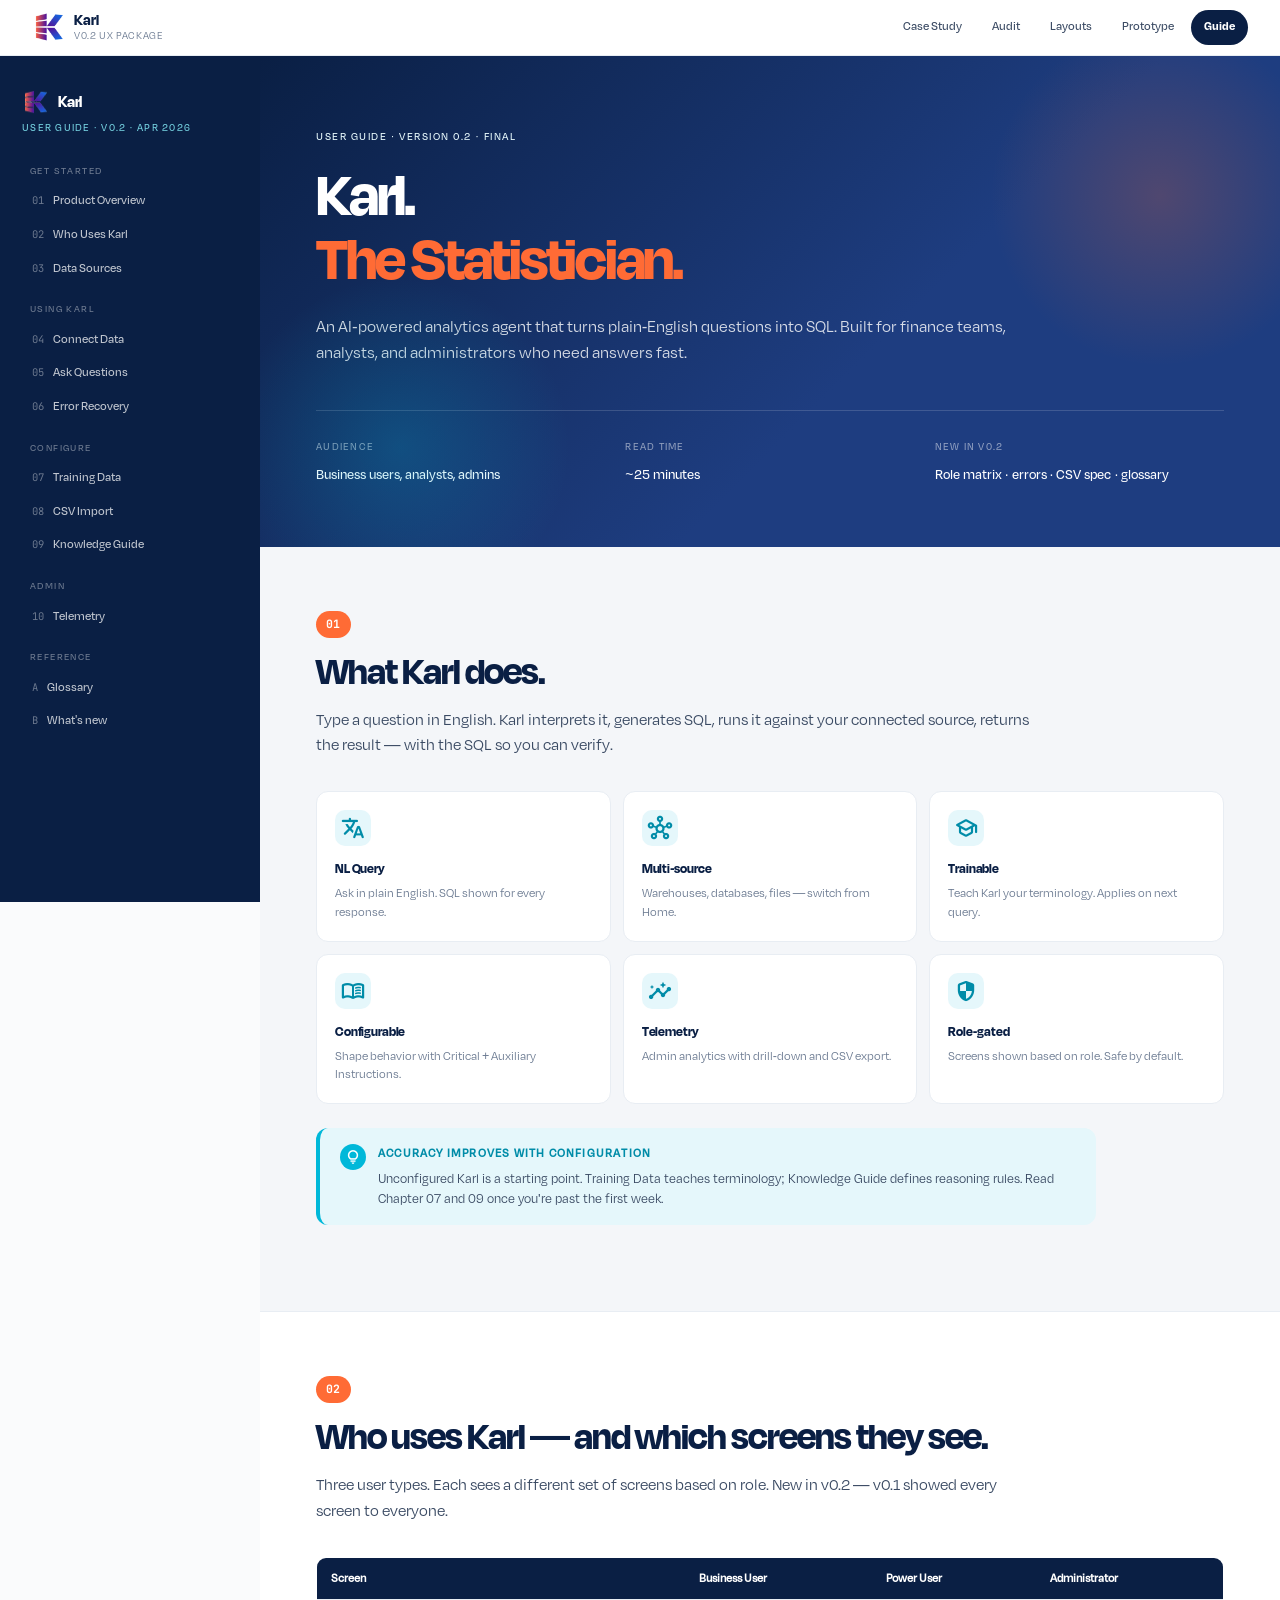
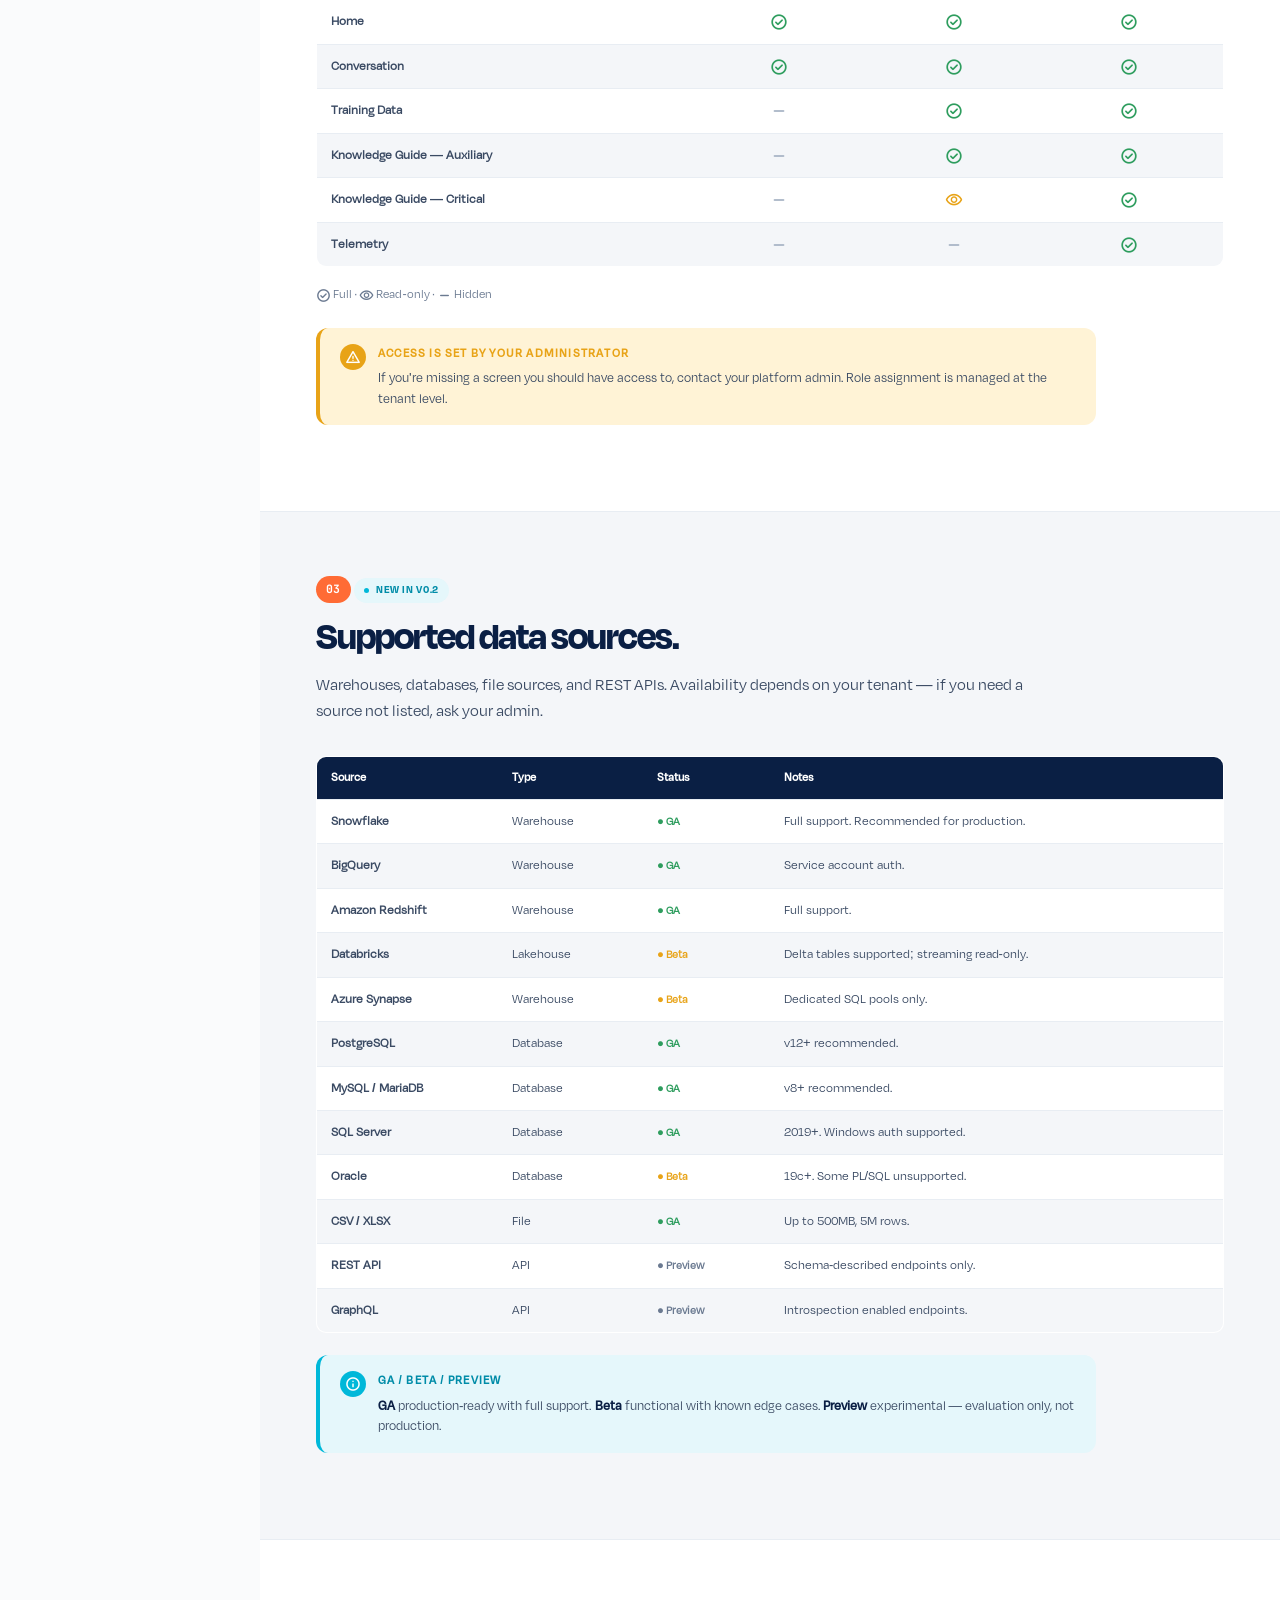
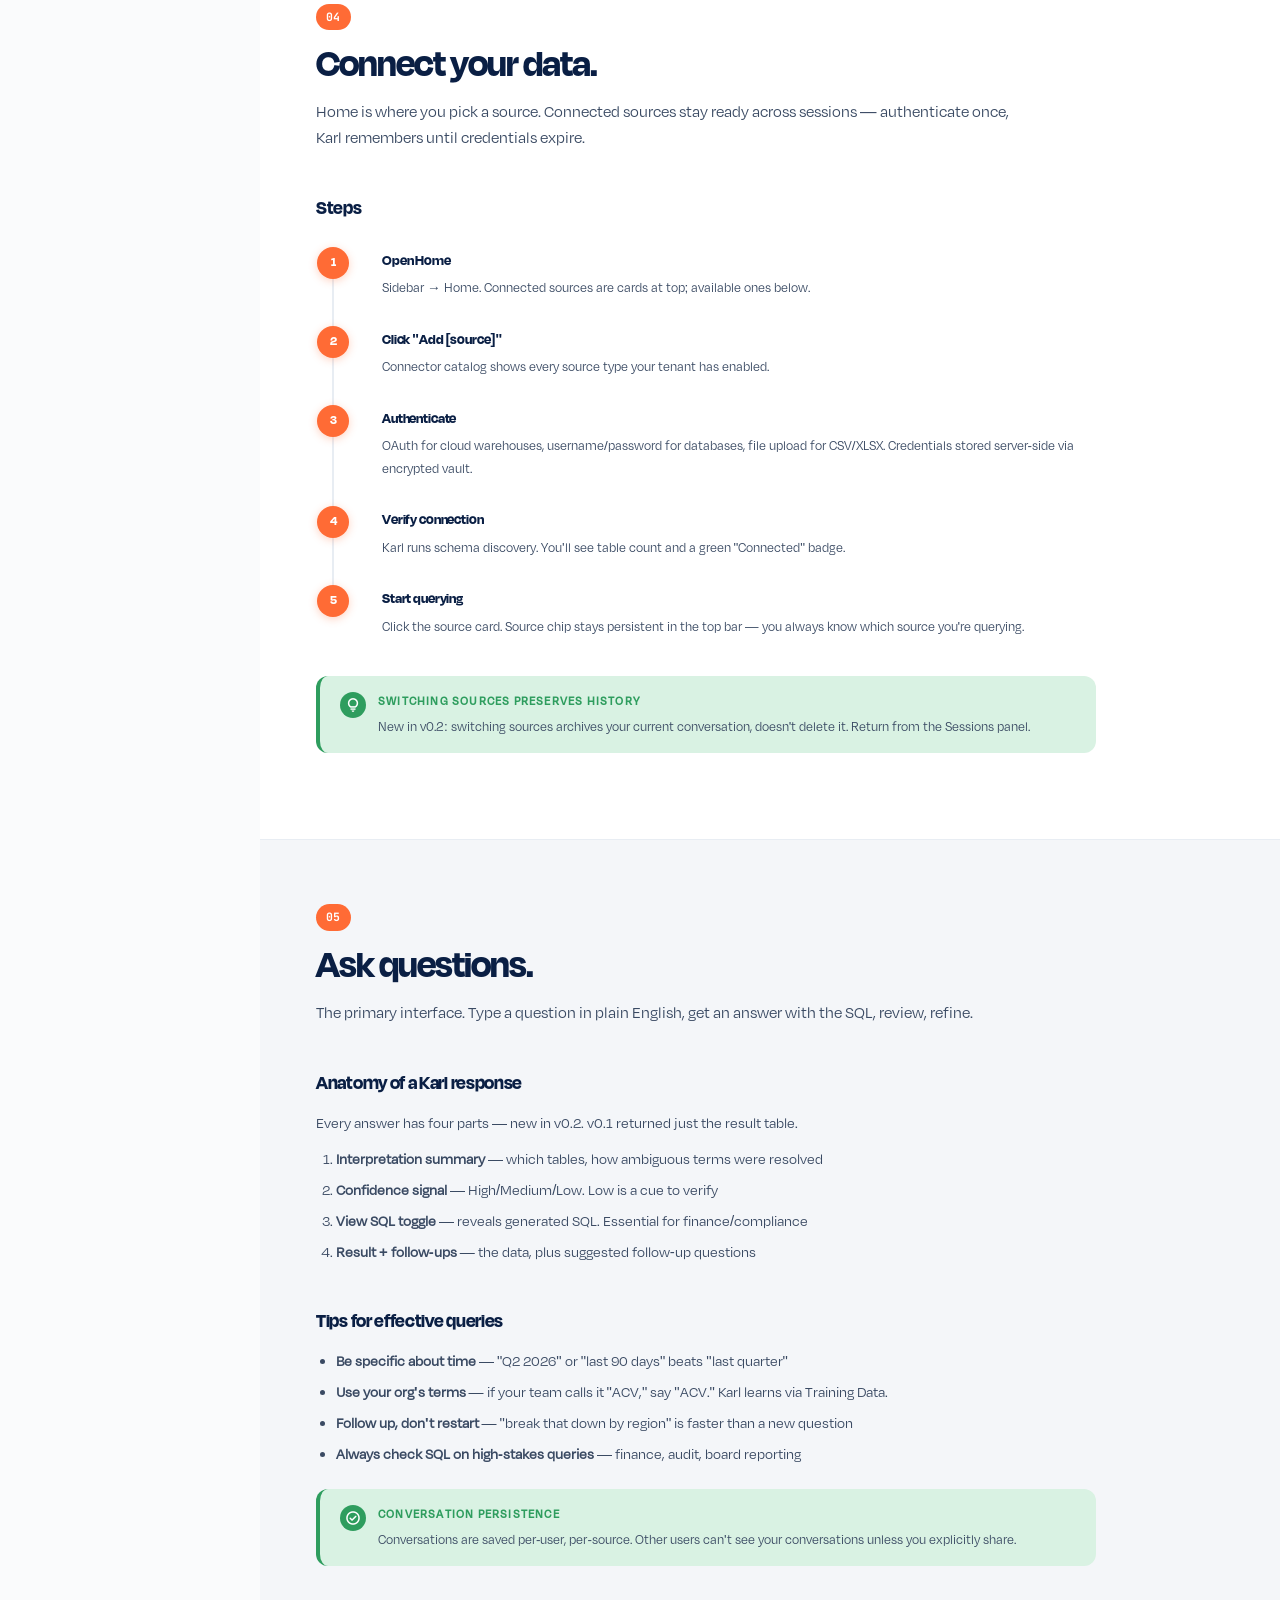
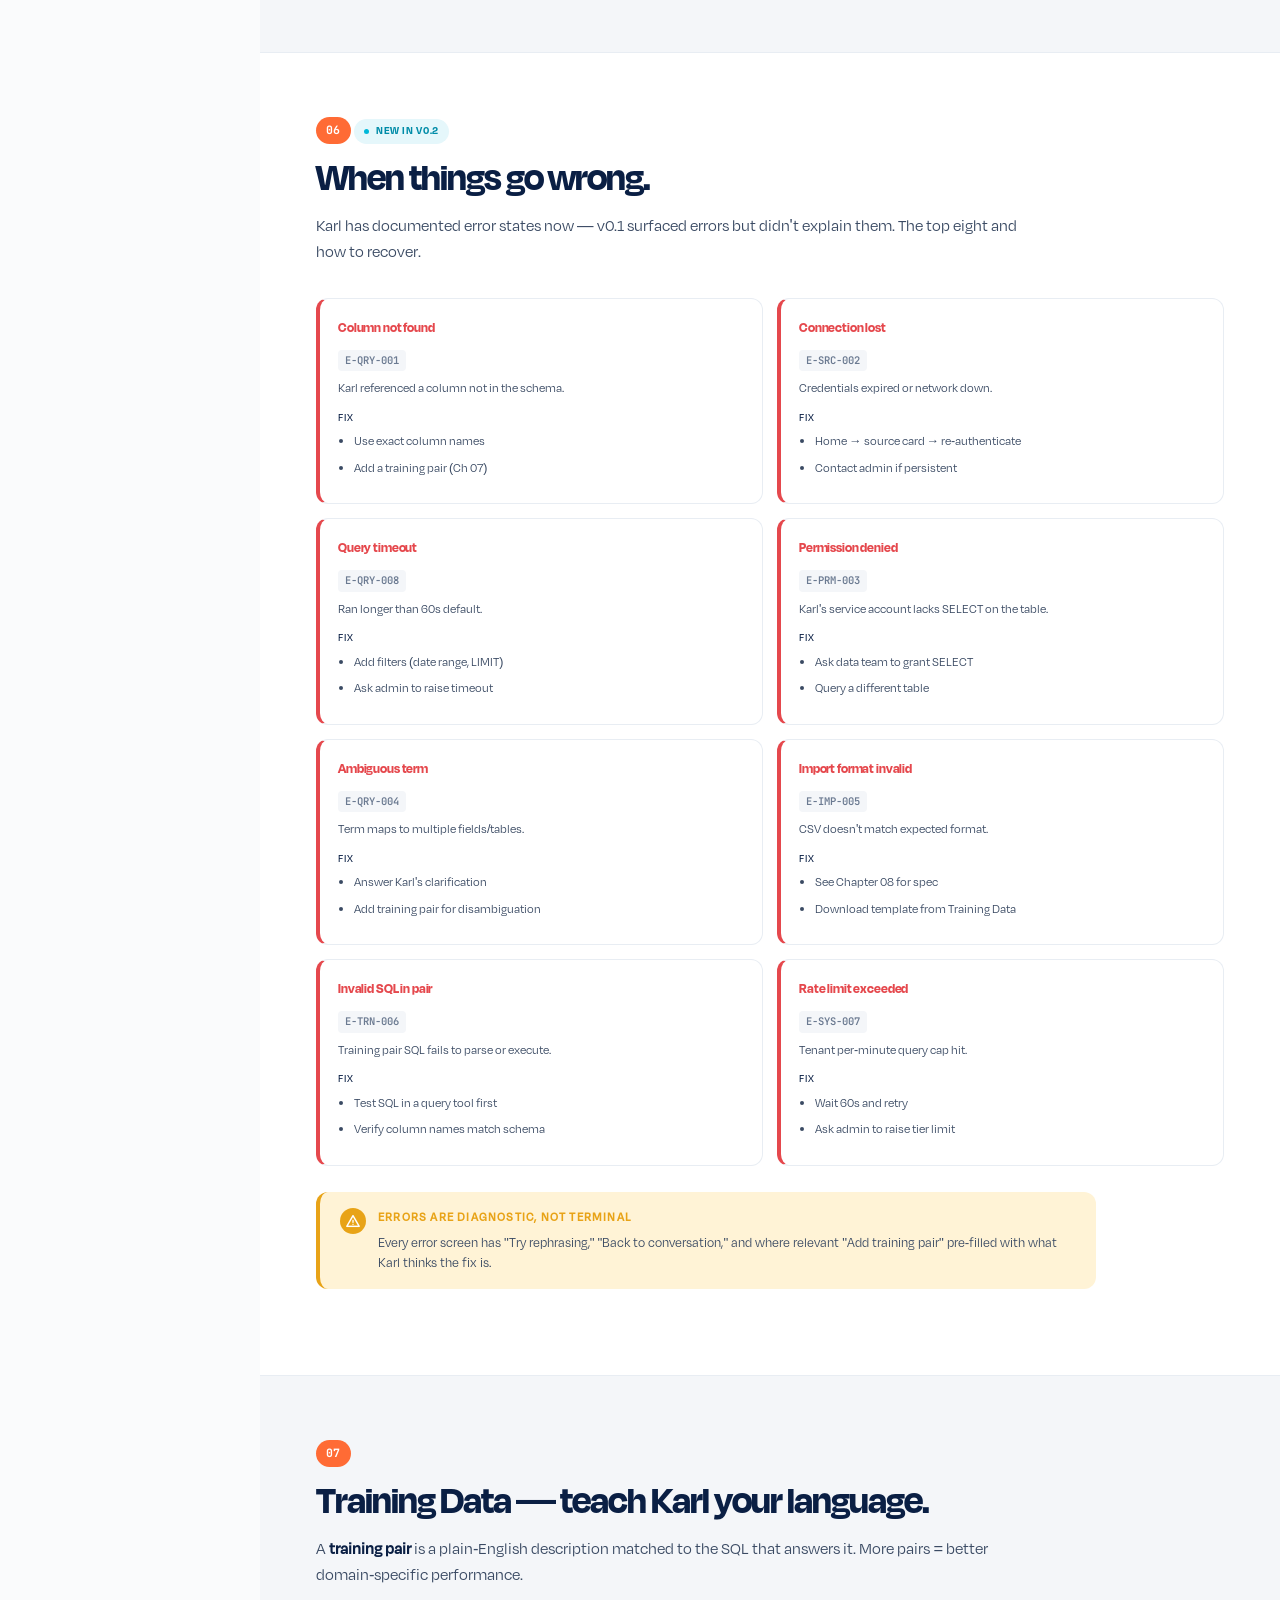
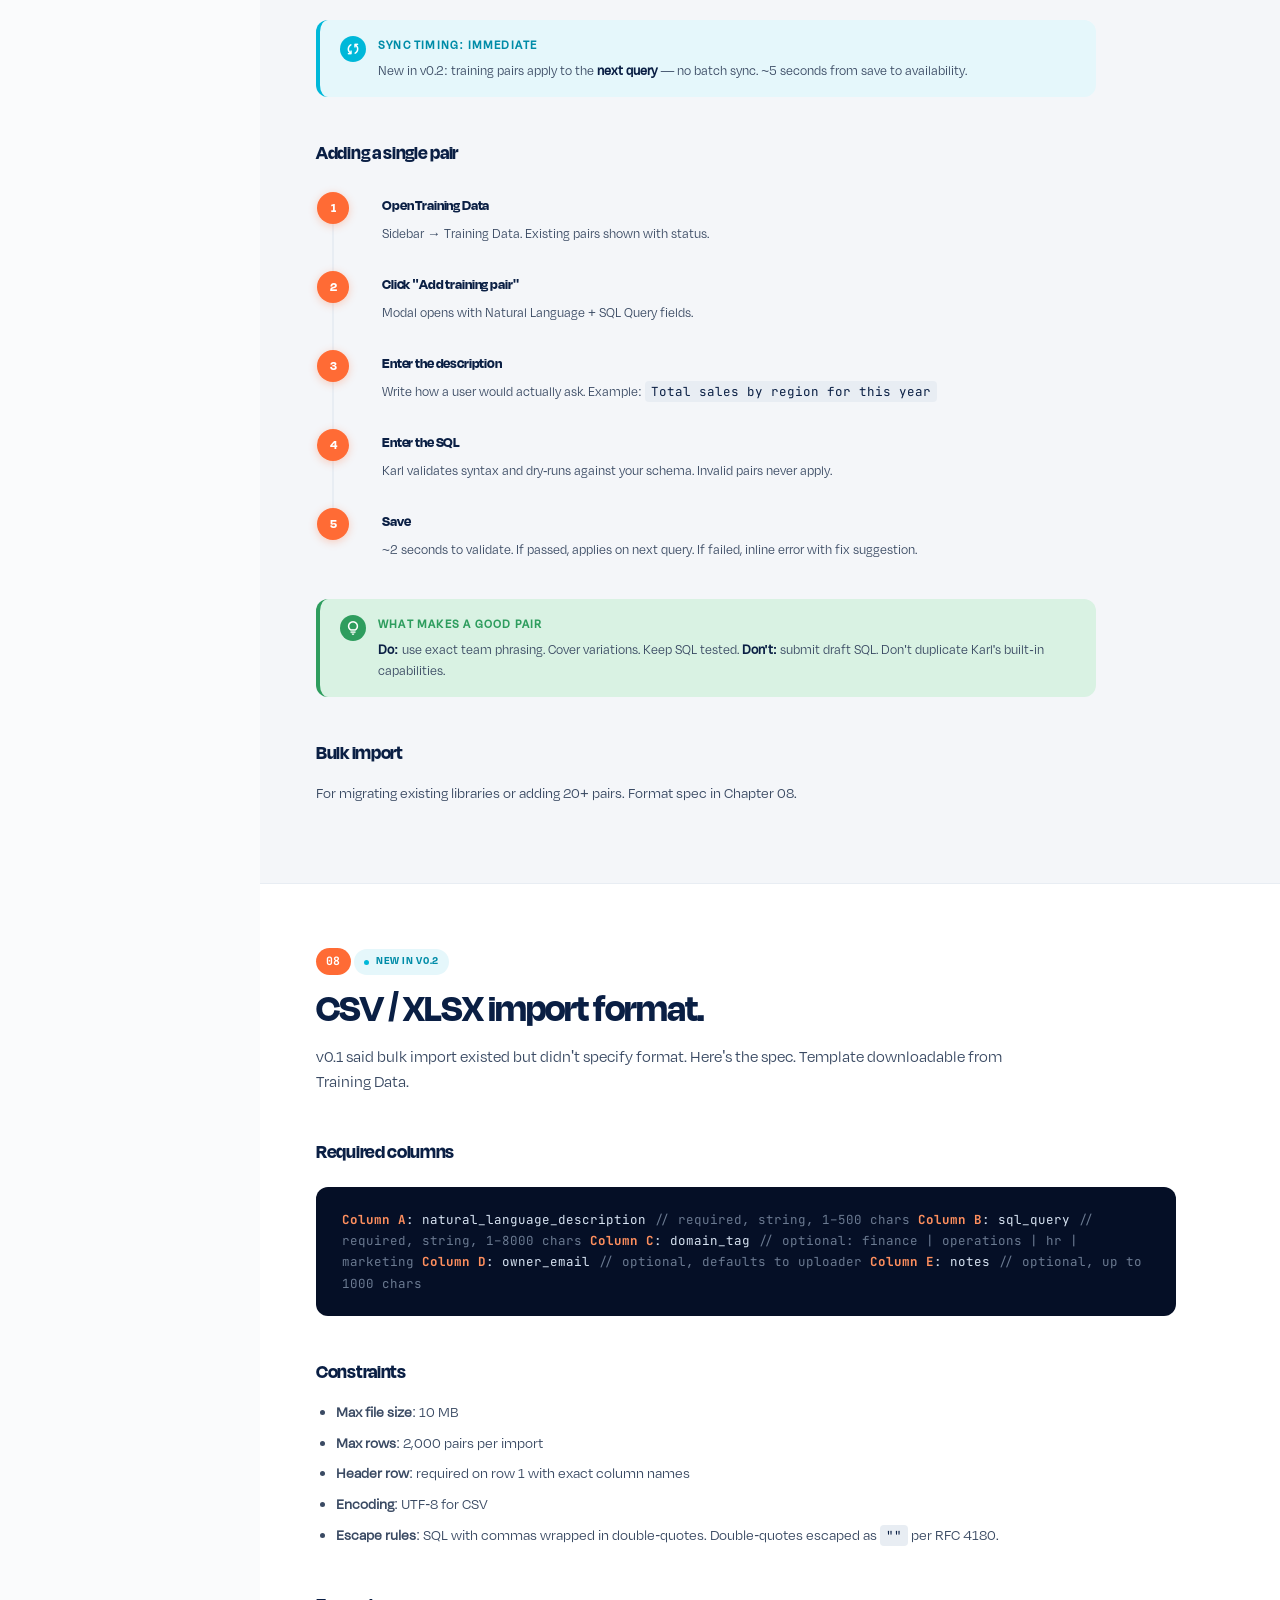
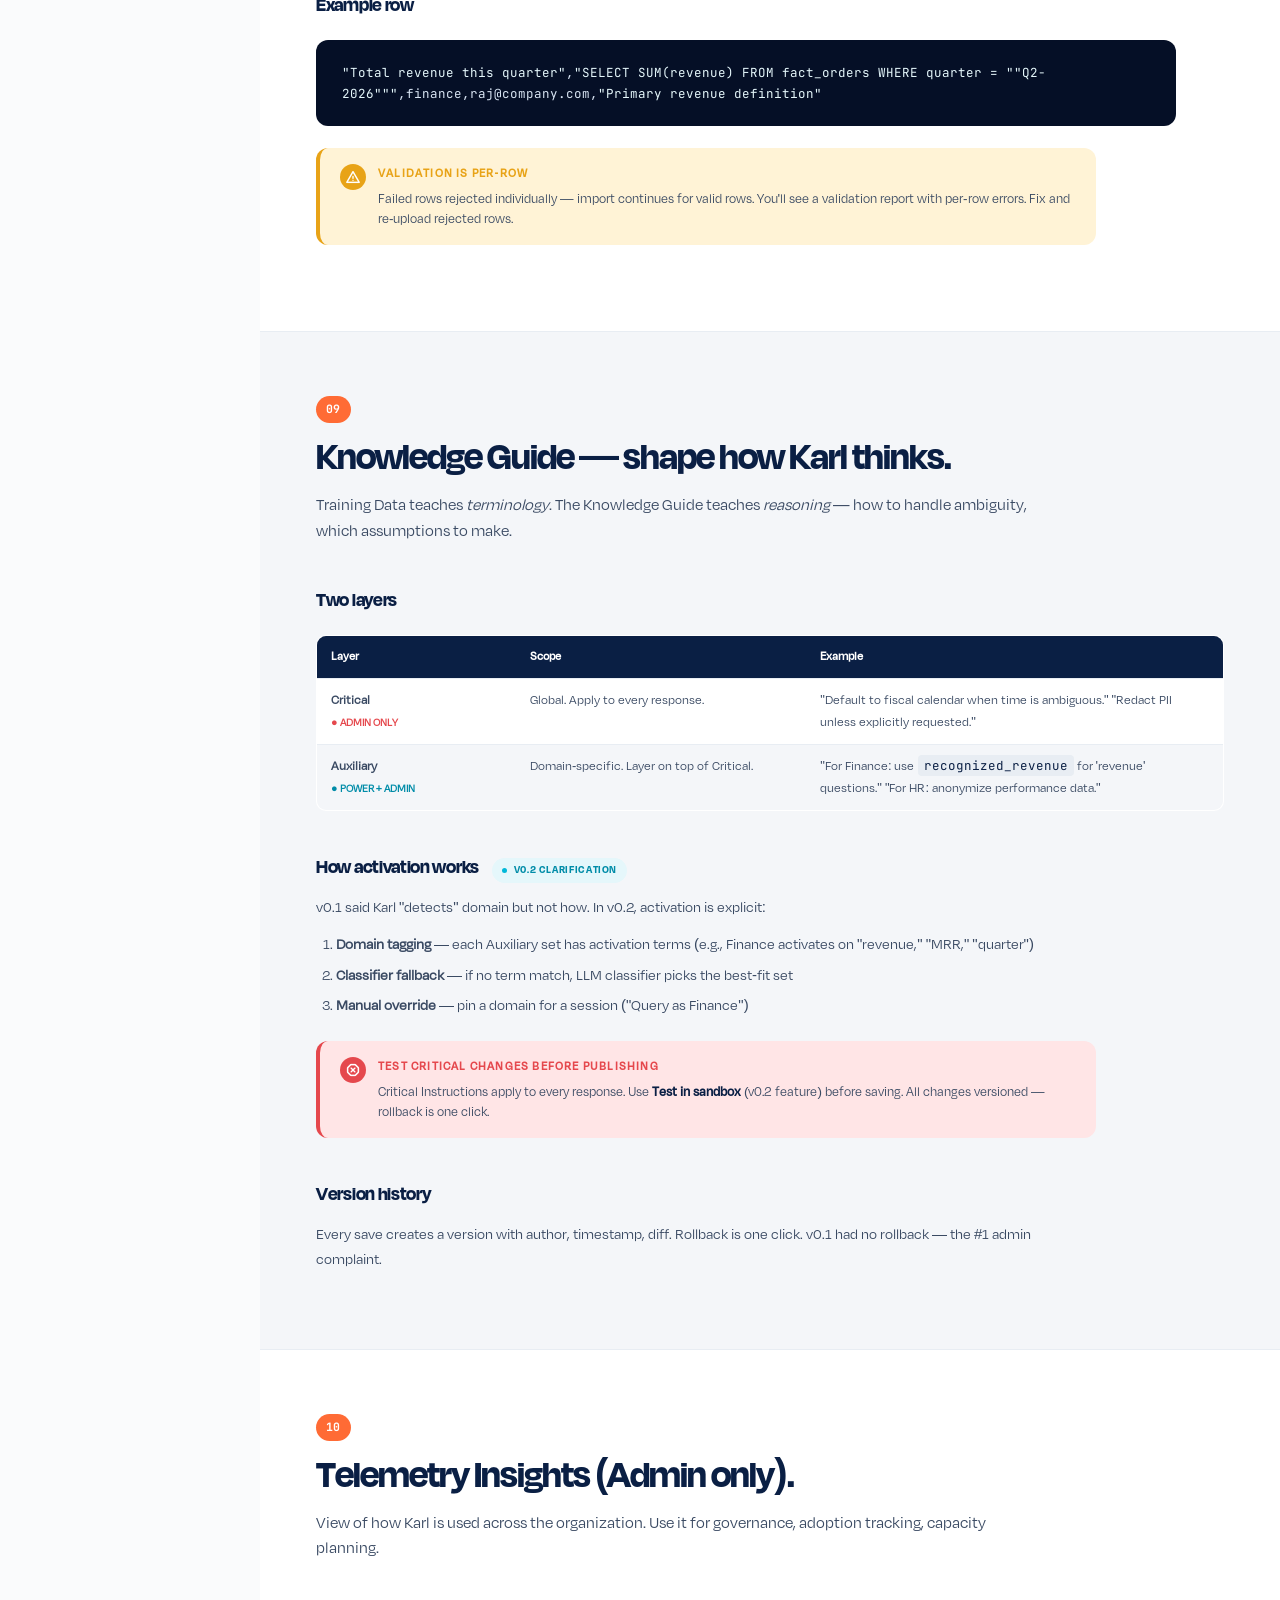
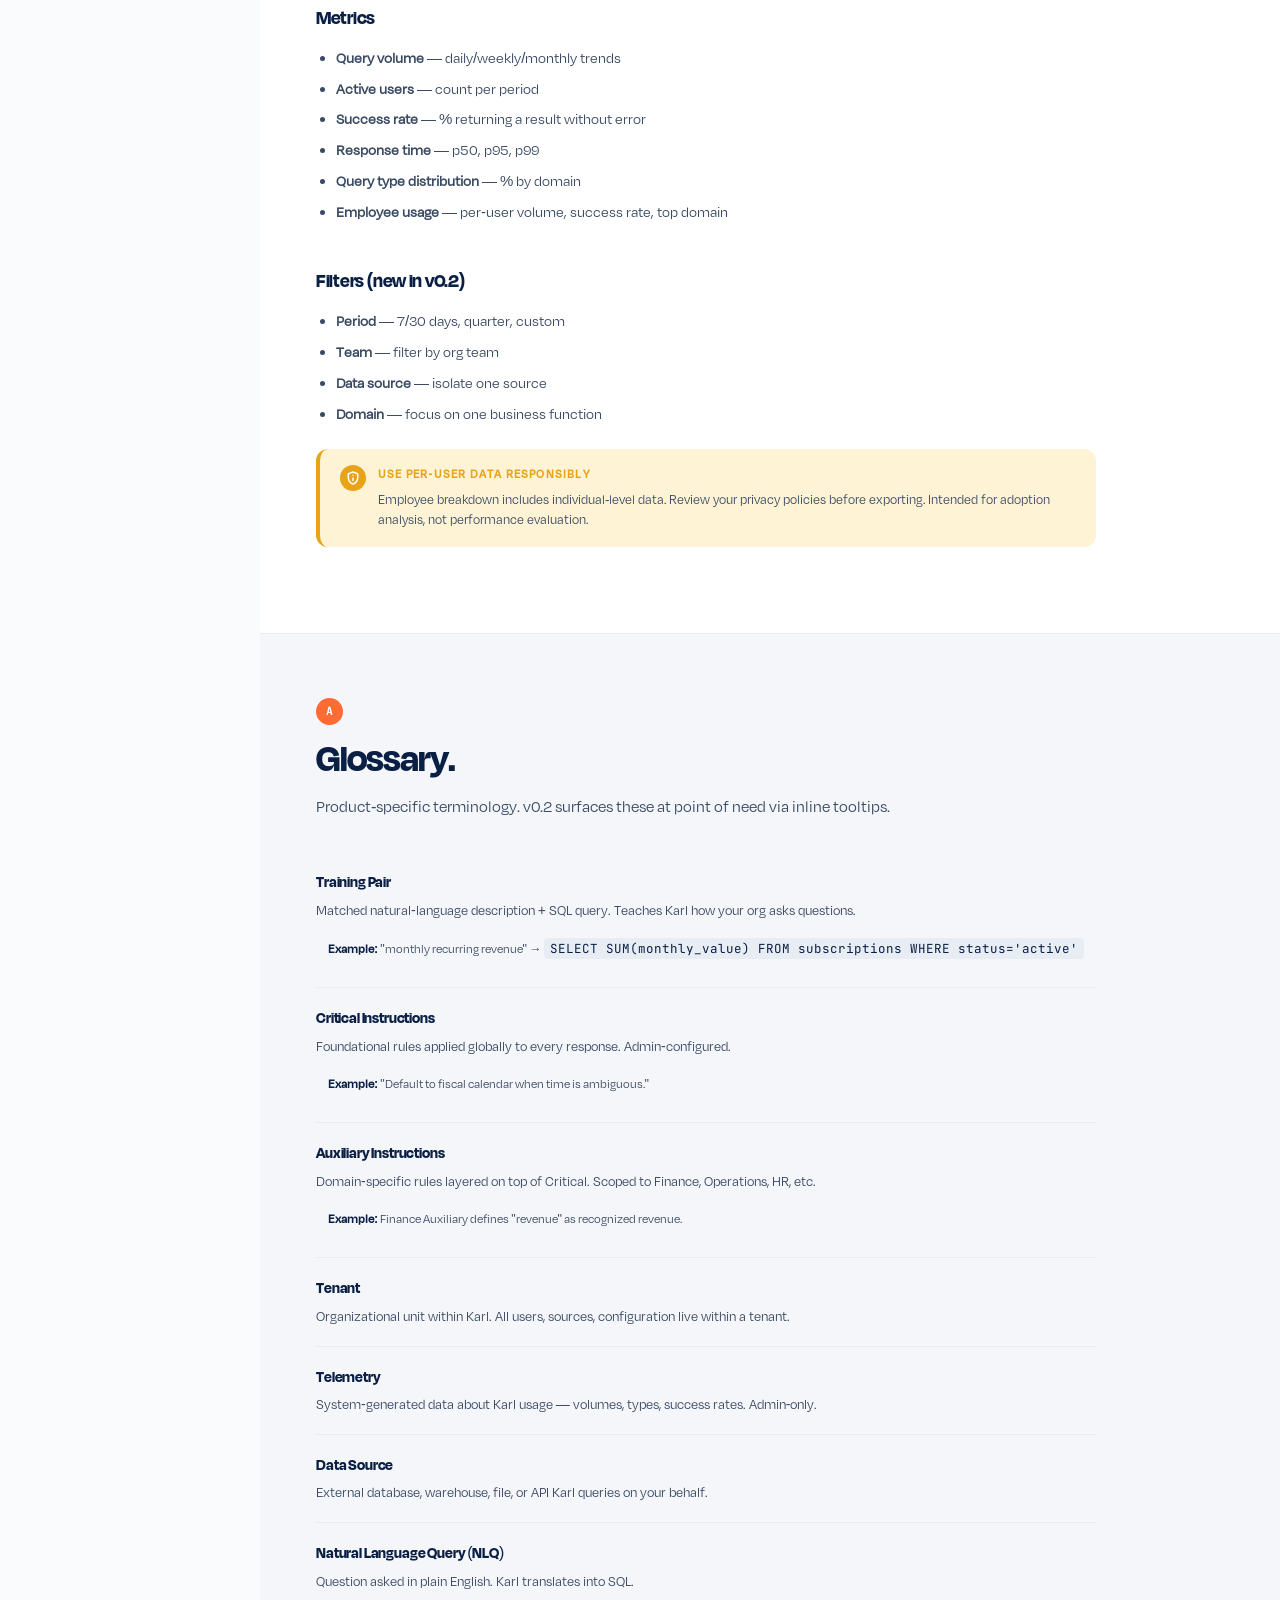
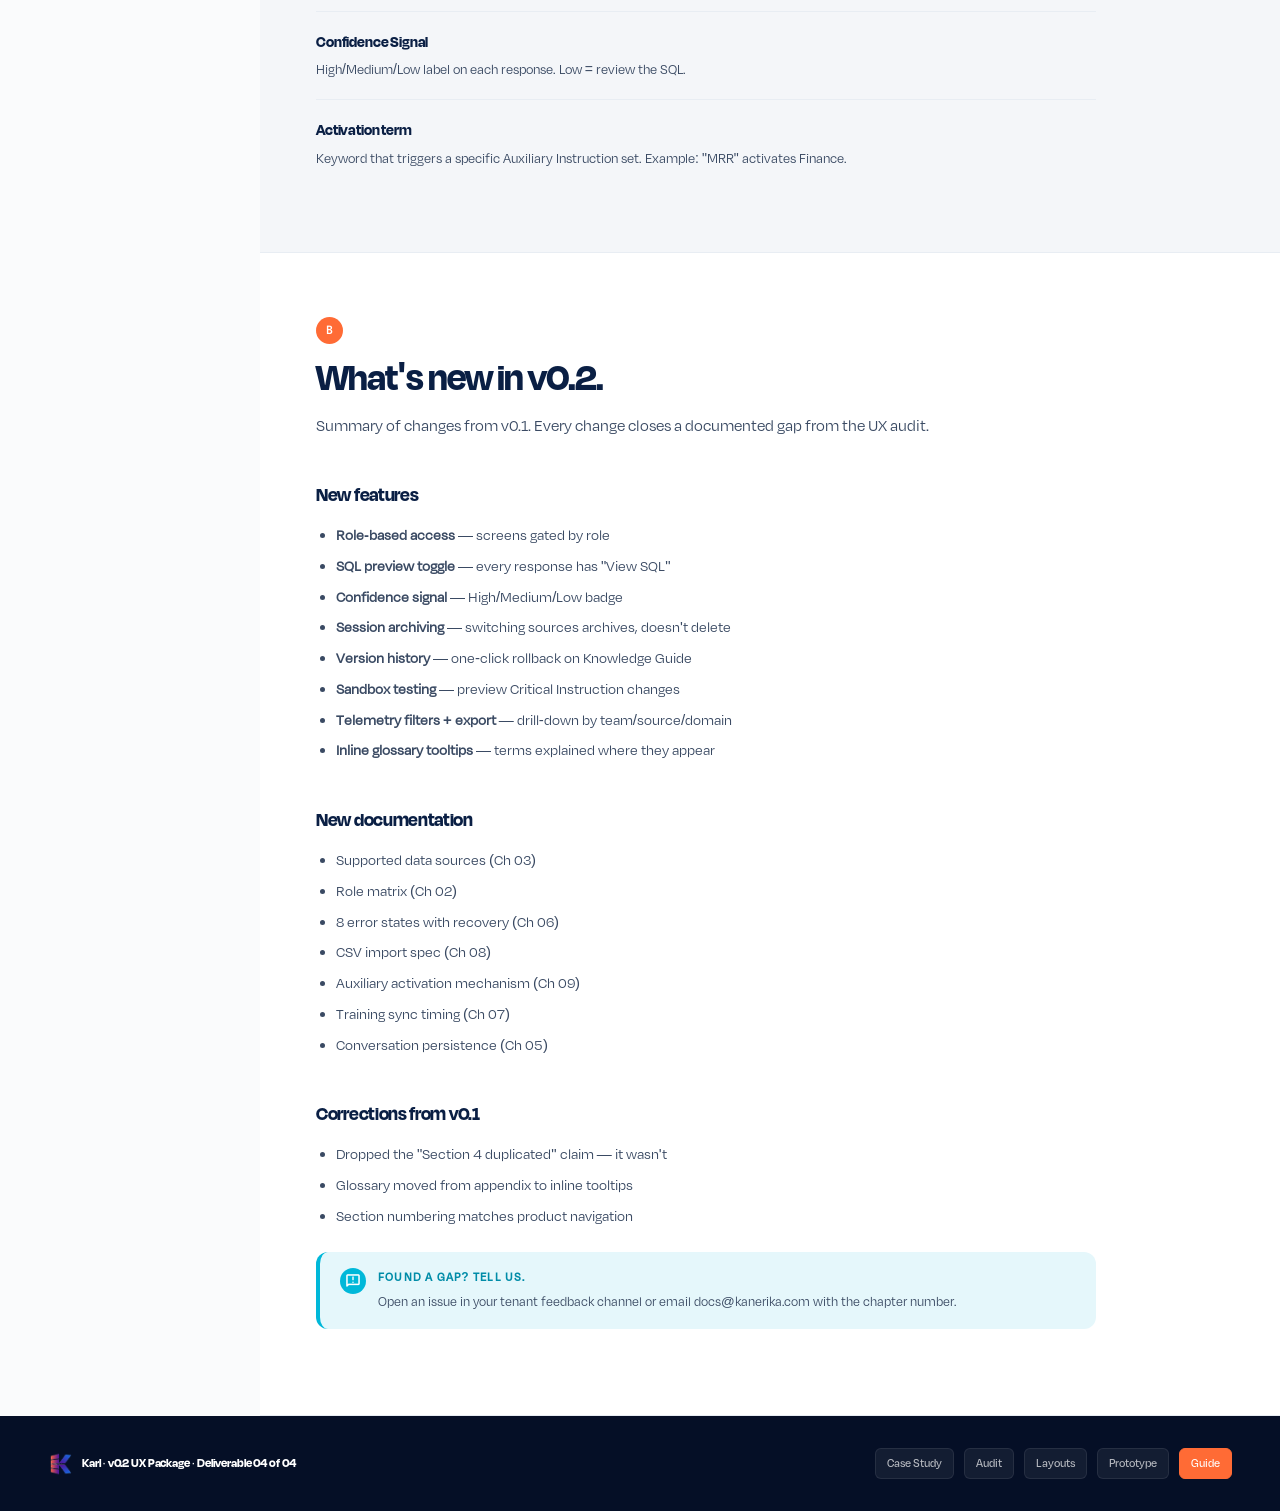
<file: 04_user_guide.html>
<!DOCTYPE html>
<html lang="en">
<head>
<meta charset="UTF-8">
<meta name="viewport" content="width=device-width,initial-scale=1">
<title>User Guide — Karl v0.2 | Anna Nair</title>
<link rel="stylesheet" href="fonts.css">
<link href="https://fonts.googleapis.com/css2?family=Material+Symbols+Rounded:opsz,wght,FILL,GRAD@20..48,100..700,0..1,-50..200&family=JetBrains+Mono:wght@400;500;600&display=swap" rel="stylesheet">
<style>
*{margin:0;padding:0;box-sizing:border-box}
html{scroll-behavior:smooth}

:root{
  --blue:#0A1F44;--blue-light:#1E3D80;--blue-dark:#050F26;--blue-pale:#E0ECFC;
  --cyan:#00B8D9;--cyan-dark:#008CA8;--cyan-pale:#E5F7FB;
  --orange:#FF6B35;--orange-light:#FF8F5E;--orange-pale:#FFE8DE;
  --light:#FAFBFC;--light2:#F4F6F9;--light3:#E8EDF3;--light4:#D1DAE5;
  --text-dark:#0A1F44;--text-mid:#3A4A63;--text-light:#6B7A91;--text-muted:#A6B3C4;
  --border:#E8EDF3;
  --green:#2E9D5E;--green-pale:#D9F2E3;
  --red:#E5484D;--red-pale:#FFE5E6;
  --amber:#E8A317;--amber-pale:#FFF3D6;
}
body{
  font-family:'Degular-Regular',sans-serif;background:var(--light);
  color:var(--text-dark);font-size:15px;line-height:1.65;
  -webkit-font-smoothing:antialiased;overflow-x:hidden;
}
.material-symbols-rounded{font-variation-settings:'FILL' 0,'wght' 500,'GRAD' 0,'opsz' 24;vertical-align:middle}
.mono{font-family:'JetBrains Mono',monospace}

/* ══ GLOBAL NAV ══ */
.gnav{
  position:sticky;top:0;z-index:100;
  display:flex;align-items:center;justify-content:space-between;
  padding:10px 32px;background:#fff;border-bottom:1px solid var(--border);
}
.gnav-brand{display:flex;align-items:center;gap:10px;text-decoration:none}
.gnav-logo{width:32px;height:32px;display:block}
.gnav-wordmark{font-family:'DegularDisplay-Bold',sans-serif;color:var(--blue);font-size:16px;letter-spacing:-.01em;line-height:1}
.gnav-wordmark .sub{font-family:'Degular-Regular',sans-serif;font-size:10.5px;color:var(--text-light);letter-spacing:.06em;margin-top:2px;display:block;text-transform:uppercase;font-weight:500}
.gnav-links{display:flex;align-items:center;gap:4px}
.gnav-link{
  font-family:'Degular-Medium',sans-serif;font-size:12.5px;color:var(--text-mid);
  text-decoration:none;padding:7px 13px;border-radius:100px;transition:all .2s;
}
.gnav-link:hover{color:var(--blue);background:var(--light2)}
.gnav-link.active{background:var(--blue);color:#fff;font-family:'Degular-Bold',sans-serif}

/* ══ GUIDE LAYOUT ══ */
.guide-layout{display:grid;grid-template-columns:260px 1fr;max-width:1440px;margin:0 auto}
.toc-sidebar{background:var(--blue);color:#fff;padding:32px 22px;position:sticky;top:54px;height:calc(100vh - 54px);overflow-y:auto}
.toc-brand{display:flex;align-items:center;gap:10px;font-family:'DegularDisplay-Bold',sans-serif;font-size:17px;margin-bottom:4px;letter-spacing:-.01em}
.toc-brand img{width:26px;height:26px;border-radius:6px}
.toc-version{font-family:'Degular-Medium',sans-serif;font-size:10.5px;text-transform:uppercase;letter-spacing:.12em;color:rgba(127,227,240,.9);margin-bottom:26px}
.toc-section{margin-bottom:16px}
.toc-label{font-family:'Degular-Medium',sans-serif;font-size:10px;text-transform:uppercase;letter-spacing:.14em;color:rgba(255,255,255,.4);margin-bottom:6px;padding:0 8px}
.toc-link{display:block;padding:6px 10px;font-family:'Degular-Medium',sans-serif;font-size:12.5px;color:rgba(255,255,255,.75);text-decoration:none;border-radius:5px;margin-bottom:1px;transition:all .15s}
.toc-link:hover{background:rgba(255,255,255,.06);color:#fff}
.toc-link.active{background:var(--blue-light);color:#fff;font-family:'Degular-Bold',sans-serif;border-left:3px solid var(--orange);padding-left:7px}
.toc-link .num{font-family:'JetBrains Mono',monospace;color:rgba(255,255,255,.4);margin-right:9px;font-size:10.5px}

.guide-main{padding:0;background:#fff}

/* COVER */
.cover{padding:72px 56px 60px;background:linear-gradient(135deg,var(--blue) 0%,var(--blue-light) 60%,var(--blue-light) 100%);color:#fff;position:relative;overflow:hidden}
.cover::before{content:'';position:absolute;top:-60px;right:-80px;width:400px;height:400px;background:radial-gradient(circle,rgba(255,107,53,.22),transparent 60%)}
.cover::after{content:'';position:absolute;bottom:-100px;left:-60px;width:400px;height:400px;background:radial-gradient(circle,rgba(0,184,217,.22),transparent 60%)}
.cover-meta{font-family:'Degular-Medium',sans-serif;font-size:11px;text-transform:uppercase;letter-spacing:.14em;color:var(--cyan-pale);margin-bottom:18px;position:relative}
.cover h1{font-family:'DegularDisplay-Bold',sans-serif;font-size:clamp(40px,6vw,64px);line-height:1;letter-spacing:-.035em;position:relative}
.cover h1 .accent{color:var(--orange)}
.cover-sub{margin-top:22px;font-size:17px;color:rgba(255,255,255,.82);max-width:720px;line-height:1.55;position:relative}
.cover-grid{display:grid;grid-template-columns:repeat(3,1fr);gap:20px;margin-top:44px;padding-top:28px;border-top:1px solid rgba(255,255,255,.15);position:relative}
.cover-stat .label{font-family:'Degular-Medium',sans-serif;font-size:10.5px;text-transform:uppercase;letter-spacing:.12em;color:rgba(255,255,255,.5);margin-bottom:7px}
.cover-stat .val{font-family:'Degular-Medium',sans-serif;font-size:14px;color:#fff}

/* CHAPTERS */
section.chapter{padding:64px 56px;border-bottom:1px solid var(--border);scroll-margin-top:20px}
section.chapter:nth-child(even){background:var(--light2)}
.chapter-num{display:inline-block;font-family:'JetBrains Mono',monospace;font-size:11.5px;padding:4px 10px;background:var(--orange);color:#fff;border-radius:999px;font-weight:700;letter-spacing:.04em;margin-bottom:12px}
.chapter h2{font-family:'DegularDisplay-Bold',sans-serif;font-size:clamp(28px,3.4vw,40px);line-height:1.1;letter-spacing:-.025em;color:var(--blue);margin-bottom:14px;max-width:780px}
.chapter .lede{font-size:16.5px;color:var(--text-mid);max-width:720px;line-height:1.55;margin-bottom:32px}
.chapter h3{font-family:'DegularDisplay-Bold',sans-serif;font-size:20px;letter-spacing:-.015em;color:var(--blue);margin-top:40px;margin-bottom:12px}
.chapter h4{font-family:'DegularDisplay-Bold',sans-serif;font-size:15px;letter-spacing:-.01em;color:var(--blue);margin-top:22px;margin-bottom:6px}
.chapter p{max-width:720px;margin-bottom:12px;color:var(--text-mid)}
.chapter p strong{color:var(--blue);font-family:'Degular-Medium',sans-serif}
.chapter ul,.chapter ol{max-width:720px;margin:12px 0 12px 20px}
.chapter li{margin-bottom:6px;color:var(--text-mid)}
.chapter code{font-family:'JetBrains Mono',monospace;font-size:12.5px;padding:2px 6px;background:var(--light3);border-radius:4px;color:var(--blue)}

/* CALLOUTS */
.callout{padding:16px 20px;border-radius:12px;margin:22px 0;max-width:780px;border-left:4px solid;display:flex;gap:12px;align-items:start}
.callout .ico{width:26px;height:26px;border-radius:50%;display:flex;align-items:center;justify-content:center;flex-shrink:0}
.callout .ico .material-symbols-rounded{font-size:16px}
.callout-body h5{font-family:'Degular-Medium',sans-serif;font-size:12px;text-transform:uppercase;letter-spacing:.1em;margin-bottom:5px}
.callout-body p{font-size:13.5px;margin:0;line-height:1.5;max-width:none}
.callout.note{background:var(--cyan-pale);border-color:var(--cyan)}
.callout.note .ico{background:var(--cyan);color:#fff}
.callout.note h5{color:var(--cyan-dark)}
.callout.tip{background:var(--green-pale);border-color:var(--green)}
.callout.tip .ico{background:var(--green);color:#fff}
.callout.tip h5{color:var(--green)}
.callout.warn{background:var(--amber-pale);border-color:var(--amber)}
.callout.warn .ico{background:var(--amber);color:#fff}
.callout.warn h5{color:var(--amber)}
.callout.danger{background:var(--red-pale);border-color:var(--red)}
.callout.danger .ico{background:var(--red);color:#fff}
.callout.danger h5{color:var(--red)}

/* TABLES */
.guide-table{width:100%;max-width:960px;border-collapse:collapse;margin:18px 0;font-size:13px;background:#fff;border:1px solid var(--border);border-radius:10px;overflow:hidden}
.guide-table thead tr{background:var(--blue);color:#fff}
.guide-table th{padding:11px 14px;text-align:left;font-family:'Degular-Medium',sans-serif;font-size:12px}
.guide-table td{padding:11px 14px;border-top:1px solid var(--border);vertical-align:top;color:var(--text-mid)}
.guide-table tbody tr:nth-child(even){background:var(--light2)}
.guide-table td.center{text-align:center}
.guide-table td .material-symbols-rounded{font-size:18px}
.guide-table td .material-symbols-rounded.yes{color:var(--green)}
.guide-table td .material-symbols-rounded.no{color:var(--text-muted)}
.guide-table td .material-symbols-rounded.partial{color:var(--amber)}

/* STEPS */
.steps{counter-reset:step-counter;margin:24px 0;max-width:780px}
.step{position:relative;padding-left:48px;padding-bottom:22px;border-left:2px solid var(--border);margin-left:16px;counter-increment:step-counter}
.step:last-child{border-left:2px solid transparent;padding-bottom:8px}
.step::before{content:counter(step-counter);position:absolute;left:-17px;top:-2px;width:32px;height:32px;border-radius:50%;background:var(--orange);color:#fff;display:flex;align-items:center;justify-content:center;font-family:'DegularDisplay-Bold',sans-serif;font-size:13px;box-shadow:0 2px 8px rgba(255,107,53,.3)}
.step h4{margin:0 0 4px;font-size:15px}
.step p{font-size:13.5px;margin:0 0 6px;max-width:none}

/* SPEC BLOCK */
.spec-block{background:var(--blue-dark);color:#D8E4F3;border-radius:12px;padding:22px 26px;margin:18px 0;max-width:860px;font-family:'JetBrains Mono',monospace;font-size:12.5px;line-height:1.7;overflow-x:auto}
.spec-block .hdr{color:var(--orange-light);font-weight:700}
.spec-block .comment{color:var(--text-light)}
.spec-block .str{color:var(--cyan-pale)}

/* QUICKREF */
.quickref{display:grid;grid-template-columns:repeat(3,1fr);gap:12px;margin:24px 0;max-width:960px}
.qr-card{background:#fff;border:1px solid var(--border);border-radius:12px;padding:18px;transition:all .2s}
.qr-card:hover{border-color:var(--cyan);transform:translateY(-2px)}
.qr-icon{width:36px;height:36px;border-radius:10px;background:var(--cyan-pale);color:var(--cyan-dark);display:flex;align-items:center;justify-content:center;margin-bottom:12px}
.qr-card h4{margin:0 0 4px;font-size:14px}
.qr-card p{font-size:12.5px;color:var(--text-light);margin:0;max-width:none;line-height:1.5}

/* ERROR CARDS */
.error-grid{display:grid;grid-template-columns:repeat(2,1fr);gap:14px;margin:26px 0;max-width:960px}
.error-card{padding:18px;background:#fff;border:1px solid var(--border);border-radius:12px;border-left:4px solid var(--red)}
.error-card h4{margin:0 0 8px;font-size:14px;color:var(--red)}
.error-code{font-family:'JetBrains Mono',monospace;font-size:10.5px;color:var(--text-light);background:var(--light2);padding:2px 7px;border-radius:4px;display:inline-block;margin-bottom:8px;font-weight:600}
.error-what{font-size:12.5px;margin-bottom:10px;color:var(--text-mid)}
.error-label{font-family:'Degular-Medium',sans-serif;font-size:10.5px;text-transform:uppercase;letter-spacing:.1em;color:var(--blue);margin-top:10px;margin-bottom:5px}
.error-fix ul{margin:3px 0 0 16px;font-size:12.5px}

/* NEW BANNER */
.new-banner{display:inline-flex;align-items:center;gap:7px;padding:4px 10px;background:var(--cyan-pale);color:var(--cyan-dark);border-radius:999px;font-family:'Degular-Bold',sans-serif;font-size:10.5px;text-transform:uppercase;letter-spacing:.06em;margin-bottom:12px}
.new-banner::before{content:'';width:5px;height:5px;border-radius:50%;background:var(--cyan)}

/* GLOSSARY */
.glossary-item{padding:18px 0;border-bottom:1px solid var(--border);max-width:780px}
.glossary-item:last-child{border-bottom:none}
.glossary-term{font-family:'DegularDisplay-Bold',sans-serif;font-size:16px;color:var(--blue);margin-bottom:4px;letter-spacing:-.01em}
.glossary-def{font-size:14px;color:var(--text-mid);line-height:1.5;max-width:none}
.glossary-example{margin-top:8px;padding:9px 12px;background:var(--light2);border-radius:8px;font-size:12.5px;color:var(--text-mid)}
.glossary-example strong{color:var(--blue);font-family:'Degular-Medium',sans-serif}

/* FOOTER */
.foot{background:var(--blue-dark);color:rgba(255,255,255,.5);padding:32px 48px;display:flex;align-items:center;justify-content:space-between;flex-wrap:wrap;gap:16px;font-size:13px;grid-column:1/-1}
.foot-brand{color:#fff;font-family:'DegularDisplay-Bold',sans-serif;display:flex;align-items:center;gap:10px;letter-spacing:-.01em}
.foot-brand img{width:24px;height:24px}
.foot-nav{display:flex;gap:10px}
.foot-link{font-family:'Degular-Medium',sans-serif;font-size:12px;padding:5px 11px;border-radius:6px;background:rgba(255,255,255,.06);color:rgba(255,255,255,.7);text-decoration:none;border:1px solid rgba(255,255,255,.08);transition:all .15s}
.foot-link:hover{background:rgba(255,255,255,.12);color:#fff}
.foot-link.current{background:var(--orange);color:#fff;border-color:var(--orange)}

@media (max-width:980px){
  .guide-layout{grid-template-columns:1fr}
  .toc-sidebar{position:static;height:auto}
  section.chapter{padding:40px 24px}
  .cover{padding:48px 24px}
  .cover-grid,.quickref,.error-grid{grid-template-columns:1fr}
  .gnav-links{display:none}
}
</style>
</head>
<body>

<!-- GLOBAL NAV -->
<nav class="gnav">
  <a href="index.html" class="gnav-brand">
    <img src="logo-gradient.png" class="gnav-logo" alt="Karl">
    <div class="gnav-wordmark">Karl<span class="sub">v0.2 UX Package</span></div>
  </a>
  <div class="gnav-links">
    <a href="index.html" class="gnav-link">Case Study</a>
    <a href="01_ux_audit.html" class="gnav-link">Audit</a>
    <a href="02_layouts.html" class="gnav-link">Layouts</a>
    <a href="03_prototype.html" class="gnav-link">Prototype</a>
    <a href="04_user_guide.html" class="gnav-link active">Guide</a>
  </div>
</nav>

<div class="guide-layout">
  <!-- TOC SIDEBAR -->
  <aside class="toc-sidebar">
    <div class="toc-brand"><img src="logo-gradient.png" alt="Karl"> Karl</div>
    <div class="toc-version">User Guide · v0.2 · Apr 2026</div>

    <div class="toc-section">
      <div class="toc-label">Get Started</div>
      <a class="toc-link" href="#ch-01"><span class="num">01</span>Product Overview</a>
      <a class="toc-link" href="#ch-02"><span class="num">02</span>Who Uses Karl</a>
      <a class="toc-link" href="#ch-03"><span class="num">03</span>Data Sources</a>
    </div>
    <div class="toc-section">
      <div class="toc-label">Using Karl</div>
      <a class="toc-link" href="#ch-04"><span class="num">04</span>Connect Data</a>
      <a class="toc-link" href="#ch-05"><span class="num">05</span>Ask Questions</a>
      <a class="toc-link" href="#ch-06"><span class="num">06</span>Error Recovery</a>
    </div>
    <div class="toc-section">
      <div class="toc-label">Configure</div>
      <a class="toc-link" href="#ch-07"><span class="num">07</span>Training Data</a>
      <a class="toc-link" href="#ch-08"><span class="num">08</span>CSV Import</a>
      <a class="toc-link" href="#ch-09"><span class="num">09</span>Knowledge Guide</a>
    </div>
    <div class="toc-section">
      <div class="toc-label">Admin</div>
      <a class="toc-link" href="#ch-10"><span class="num">10</span>Telemetry</a>
    </div>
    <div class="toc-section">
      <div class="toc-label">Reference</div>
      <a class="toc-link" href="#glossary"><span class="num">A</span>Glossary</a>
      <a class="toc-link" href="#changelog"><span class="num">B</span>What's new</a>
    </div>
  </aside>

  <!-- MAIN -->
  <main class="guide-main">

    <!-- COVER -->
    <div class="cover">
      <div class="cover-meta">User Guide · Version 0.2 · Final</div>
      <h1>Karl.<br><span class="accent">The Statistician.</span></h1>
      <p class="cover-sub">An AI-powered analytics agent that turns plain-English questions into SQL. Built for finance teams, analysts, and administrators who need answers fast.</p>
      <div class="cover-grid">
        <div class="cover-stat"><div class="label">Audience</div><div class="val">Business users, analysts, admins</div></div>
        <div class="cover-stat"><div class="label">Read time</div><div class="val">~25 minutes</div></div>
        <div class="cover-stat"><div class="label">New in v0.2</div><div class="val">Role matrix · errors · CSV spec · glossary</div></div>
      </div>
    </div>

    <!-- CH 01 -->
    <section class="chapter" id="ch-01">
      <div class="chapter-num">01</div>
      <h2>What Karl does.</h2>
      <p class="lede">Type a question in English. Karl interprets it, generates SQL, runs it against your connected source, returns the result — with the SQL so you can verify.</p>

      <div class="quickref">
        <div class="qr-card"><div class="qr-icon"><span class="material-symbols-rounded">translate</span></div><h4>NL Query</h4><p>Ask in plain English. SQL shown for every response.</p></div>
        <div class="qr-card"><div class="qr-icon"><span class="material-symbols-rounded">hub</span></div><h4>Multi-source</h4><p>Warehouses, databases, files — switch from Home.</p></div>
        <div class="qr-card"><div class="qr-icon"><span class="material-symbols-rounded">school</span></div><h4>Trainable</h4><p>Teach Karl your terminology. Applies on next query.</p></div>
        <div class="qr-card"><div class="qr-icon"><span class="material-symbols-rounded">menu_book</span></div><h4>Configurable</h4><p>Shape behavior with Critical + Auxiliary Instructions.</p></div>
        <div class="qr-card"><div class="qr-icon"><span class="material-symbols-rounded">insights</span></div><h4>Telemetry</h4><p>Admin analytics with drill-down and CSV export.</p></div>
        <div class="qr-card"><div class="qr-icon"><span class="material-symbols-rounded">security</span></div><h4>Role-gated</h4><p>Screens shown based on role. Safe by default.</p></div>
      </div>

      <div class="callout note">
        <div class="ico"><span class="material-symbols-rounded">lightbulb</span></div>
        <div class="callout-body"><h5>Accuracy improves with configuration</h5><p>Unconfigured Karl is a starting point. Training Data teaches terminology; Knowledge Guide defines reasoning rules. Read Chapter 07 and 09 once you're past the first week.</p></div>
      </div>
    </section>

    <!-- CH 02 -->
    <section class="chapter" id="ch-02">
      <div class="chapter-num">02</div>
      <h2>Who uses Karl — and which screens they see.</h2>
      <p class="lede">Three user types. Each sees a different set of screens based on role. New in v0.2 — v0.1 showed every screen to everyone.</p>

      <table class="guide-table">
        <thead><tr><th>Screen</th><th class="center">Business User</th><th class="center">Power User</th><th class="center">Administrator</th></tr></thead>
        <tbody>
          <tr><td><strong>Home</strong></td><td class="center"><span class="material-symbols-rounded yes">check_circle</span></td><td class="center"><span class="material-symbols-rounded yes">check_circle</span></td><td class="center"><span class="material-symbols-rounded yes">check_circle</span></td></tr>
          <tr><td><strong>Conversation</strong></td><td class="center"><span class="material-symbols-rounded yes">check_circle</span></td><td class="center"><span class="material-symbols-rounded yes">check_circle</span></td><td class="center"><span class="material-symbols-rounded yes">check_circle</span></td></tr>
          <tr><td><strong>Training Data</strong></td><td class="center"><span class="material-symbols-rounded no">remove</span></td><td class="center"><span class="material-symbols-rounded yes">check_circle</span></td><td class="center"><span class="material-symbols-rounded yes">check_circle</span></td></tr>
          <tr><td><strong>Knowledge Guide — Auxiliary</strong></td><td class="center"><span class="material-symbols-rounded no">remove</span></td><td class="center"><span class="material-symbols-rounded yes">check_circle</span></td><td class="center"><span class="material-symbols-rounded yes">check_circle</span></td></tr>
          <tr><td><strong>Knowledge Guide — Critical</strong></td><td class="center"><span class="material-symbols-rounded no">remove</span></td><td class="center"><span class="material-symbols-rounded partial">visibility</span></td><td class="center"><span class="material-symbols-rounded yes">check_circle</span></td></tr>
          <tr><td><strong>Telemetry</strong></td><td class="center"><span class="material-symbols-rounded no">remove</span></td><td class="center"><span class="material-symbols-rounded no">remove</span></td><td class="center"><span class="material-symbols-rounded yes">check_circle</span></td></tr>
        </tbody>
      </table>

      <p style="font-size:12.5px;color:var(--text-light)"><span class="material-symbols-rounded yes" style="font-size:15px">check_circle</span> Full · <span class="material-symbols-rounded partial" style="font-size:15px">visibility</span> Read-only · <span class="material-symbols-rounded no" style="font-size:15px">remove</span> Hidden</p>

      <div class="callout warn">
        <div class="ico"><span class="material-symbols-rounded">warning</span></div>
        <div class="callout-body"><h5>Access is set by your administrator</h5><p>If you're missing a screen you should have access to, contact your platform admin. Role assignment is managed at the tenant level.</p></div>
      </div>
    </section>

    <!-- CH 03 -->
    <section class="chapter" id="ch-03">
      <div class="chapter-num">03</div>
      <span class="new-banner">New in v0.2</span>
      <h2>Supported data sources.</h2>
      <p class="lede">Warehouses, databases, file sources, and REST APIs. Availability depends on your tenant — if you need a source not listed, ask your admin.</p>

      <table class="guide-table">
        <thead><tr><th style="width:20%">Source</th><th style="width:16%">Type</th><th style="width:14%">Status</th><th>Notes</th></tr></thead>
        <tbody>
          <tr><td><strong>Snowflake</strong></td><td>Warehouse</td><td><span style="color:var(--green);font-weight:700;font-size:11.5px">● GA</span></td><td>Full support. Recommended for production.</td></tr>
          <tr><td><strong>BigQuery</strong></td><td>Warehouse</td><td><span style="color:var(--green);font-weight:700;font-size:11.5px">● GA</span></td><td>Service account auth.</td></tr>
          <tr><td><strong>Amazon Redshift</strong></td><td>Warehouse</td><td><span style="color:var(--green);font-weight:700;font-size:11.5px">● GA</span></td><td>Full support.</td></tr>
          <tr><td><strong>Databricks</strong></td><td>Lakehouse</td><td><span style="color:var(--amber);font-weight:700;font-size:11.5px">● Beta</span></td><td>Delta tables supported; streaming read-only.</td></tr>
          <tr><td><strong>Azure Synapse</strong></td><td>Warehouse</td><td><span style="color:var(--amber);font-weight:700;font-size:11.5px">● Beta</span></td><td>Dedicated SQL pools only.</td></tr>
          <tr><td><strong>PostgreSQL</strong></td><td>Database</td><td><span style="color:var(--green);font-weight:700;font-size:11.5px">● GA</span></td><td>v12+ recommended.</td></tr>
          <tr><td><strong>MySQL / MariaDB</strong></td><td>Database</td><td><span style="color:var(--green);font-weight:700;font-size:11.5px">● GA</span></td><td>v8+ recommended.</td></tr>
          <tr><td><strong>SQL Server</strong></td><td>Database</td><td><span style="color:var(--green);font-weight:700;font-size:11.5px">● GA</span></td><td>2019+. Windows auth supported.</td></tr>
          <tr><td><strong>Oracle</strong></td><td>Database</td><td><span style="color:var(--amber);font-weight:700;font-size:11.5px">● Beta</span></td><td>19c+. Some PL/SQL unsupported.</td></tr>
          <tr><td><strong>CSV / XLSX</strong></td><td>File</td><td><span style="color:var(--green);font-weight:700;font-size:11.5px">● GA</span></td><td>Up to 500MB, 5M rows.</td></tr>
          <tr><td><strong>REST API</strong></td><td>API</td><td><span style="color:var(--text-light);font-weight:700;font-size:11.5px">● Preview</span></td><td>Schema-described endpoints only.</td></tr>
          <tr><td><strong>GraphQL</strong></td><td>API</td><td><span style="color:var(--text-light);font-weight:700;font-size:11.5px">● Preview</span></td><td>Introspection enabled endpoints.</td></tr>
        </tbody>
      </table>

      <div class="callout note">
        <div class="ico"><span class="material-symbols-rounded">info</span></div>
        <div class="callout-body"><h5>GA / Beta / Preview</h5><p><strong>GA</strong> production-ready with full support. <strong>Beta</strong> functional with known edge cases. <strong>Preview</strong> experimental — evaluation only, not production.</p></div>
      </div>
    </section>

    <!-- CH 04 -->
    <section class="chapter" id="ch-04">
      <div class="chapter-num">04</div>
      <h2>Connect your data.</h2>
      <p class="lede">Home is where you pick a source. Connected sources stay ready across sessions — authenticate once, Karl remembers until credentials expire.</p>

      <h3>Steps</h3>
      <div class="steps">
        <div class="step"><h4>Open Home</h4><p>Sidebar → Home. Connected sources are cards at top; available ones below.</p></div>
        <div class="step"><h4>Click "Add [source]"</h4><p>Connector catalog shows every source type your tenant has enabled.</p></div>
        <div class="step"><h4>Authenticate</h4><p>OAuth for cloud warehouses, username/password for databases, file upload for CSV/XLSX. Credentials stored server-side via encrypted vault.</p></div>
        <div class="step"><h4>Verify connection</h4><p>Karl runs schema discovery. You'll see table count and a green "Connected" badge.</p></div>
        <div class="step"><h4>Start querying</h4><p>Click the source card. Source chip stays persistent in the top bar — you always know which source you're querying.</p></div>
      </div>

      <div class="callout tip">
        <div class="ico"><span class="material-symbols-rounded">lightbulb</span></div>
        <div class="callout-body"><h5>Switching sources preserves history</h5><p>New in v0.2: switching sources archives your current conversation, doesn't delete it. Return from the Sessions panel.</p></div>
      </div>
    </section>

    <!-- CH 05 -->
    <section class="chapter" id="ch-05">
      <div class="chapter-num">05</div>
      <h2>Ask questions.</h2>
      <p class="lede">The primary interface. Type a question in plain English, get an answer with the SQL, review, refine.</p>

      <h3>Anatomy of a Karl response</h3>
      <p>Every answer has four parts — new in v0.2. v0.1 returned just the result table.</p>

      <ol>
        <li><strong>Interpretation summary</strong> — which tables, how ambiguous terms were resolved</li>
        <li><strong>Confidence signal</strong> — High/Medium/Low. Low is a cue to verify</li>
        <li><strong>View SQL toggle</strong> — reveals generated SQL. Essential for finance/compliance</li>
        <li><strong>Result + follow-ups</strong> — the data, plus suggested follow-up questions</li>
      </ol>

      <h3>Tips for effective queries</h3>
      <ul>
        <li><strong>Be specific about time</strong> — "Q2 2026" or "last 90 days" beats "last quarter"</li>
        <li><strong>Use your org's terms</strong> — if your team calls it "ACV," say "ACV." Karl learns via Training Data.</li>
        <li><strong>Follow up, don't restart</strong> — "break that down by region" is faster than a new question</li>
        <li><strong>Always check SQL on high-stakes queries</strong> — finance, audit, board reporting</li>
      </ul>

      <div class="callout tip">
        <div class="ico"><span class="material-symbols-rounded">check_circle</span></div>
        <div class="callout-body"><h5>Conversation persistence</h5><p>Conversations are saved per-user, per-source. Other users can't see your conversations unless you explicitly share.</p></div>
      </div>
    </section>

    <!-- CH 06 -->
    <section class="chapter" id="ch-06">
      <div class="chapter-num">06</div>
      <span class="new-banner">New in v0.2</span>
      <h2>When things go wrong.</h2>
      <p class="lede">Karl has documented error states now — v0.1 surfaced errors but didn't explain them. The top eight and how to recover.</p>

      <div class="error-grid">
        <div class="error-card"><h4>Column not found</h4><div class="error-code">E-QRY-001</div><div class="error-what">Karl referenced a column not in the schema.</div><div class="error-label">Fix</div><div class="error-fix"><ul><li>Use exact column names</li><li>Add a training pair (Ch 07)</li></ul></div></div>
        <div class="error-card"><h4>Connection lost</h4><div class="error-code">E-SRC-002</div><div class="error-what">Credentials expired or network down.</div><div class="error-label">Fix</div><div class="error-fix"><ul><li>Home → source card → re-authenticate</li><li>Contact admin if persistent</li></ul></div></div>
        <div class="error-card"><h4>Query timeout</h4><div class="error-code">E-QRY-008</div><div class="error-what">Ran longer than 60s default.</div><div class="error-label">Fix</div><div class="error-fix"><ul><li>Add filters (date range, LIMIT)</li><li>Ask admin to raise timeout</li></ul></div></div>
        <div class="error-card"><h4>Permission denied</h4><div class="error-code">E-PRM-003</div><div class="error-what">Karl's service account lacks SELECT on the table.</div><div class="error-label">Fix</div><div class="error-fix"><ul><li>Ask data team to grant SELECT</li><li>Query a different table</li></ul></div></div>
        <div class="error-card"><h4>Ambiguous term</h4><div class="error-code">E-QRY-004</div><div class="error-what">Term maps to multiple fields/tables.</div><div class="error-label">Fix</div><div class="error-fix"><ul><li>Answer Karl's clarification</li><li>Add training pair for disambiguation</li></ul></div></div>
        <div class="error-card"><h4>Import format invalid</h4><div class="error-code">E-IMP-005</div><div class="error-what">CSV doesn't match expected format.</div><div class="error-label">Fix</div><div class="error-fix"><ul><li>See Chapter 08 for spec</li><li>Download template from Training Data</li></ul></div></div>
        <div class="error-card"><h4>Invalid SQL in pair</h4><div class="error-code">E-TRN-006</div><div class="error-what">Training pair SQL fails to parse or execute.</div><div class="error-label">Fix</div><div class="error-fix"><ul><li>Test SQL in a query tool first</li><li>Verify column names match schema</li></ul></div></div>
        <div class="error-card"><h4>Rate limit exceeded</h4><div class="error-code">E-SYS-007</div><div class="error-what">Tenant per-minute query cap hit.</div><div class="error-label">Fix</div><div class="error-fix"><ul><li>Wait 60s and retry</li><li>Ask admin to raise tier limit</li></ul></div></div>
      </div>

      <div class="callout warn">
        <div class="ico"><span class="material-symbols-rounded">warning</span></div>
        <div class="callout-body"><h5>Errors are diagnostic, not terminal</h5><p>Every error screen has "Try rephrasing," "Back to conversation," and where relevant "Add training pair" pre-filled with what Karl thinks the fix is.</p></div>
      </div>
    </section>

    <!-- CH 07 -->
    <section class="chapter" id="ch-07">
      <div class="chapter-num">07</div>
      <h2>Training Data — teach Karl your language.</h2>
      <p class="lede">A <strong>training pair</strong> is a plain-English description matched to the SQL that answers it. More pairs = better domain-specific performance.</p>

      <div class="callout note">
        <div class="ico"><span class="material-symbols-rounded">sync</span></div>
        <div class="callout-body"><h5>Sync timing: immediate</h5><p>New in v0.2: training pairs apply to the <strong>next query</strong> — no batch sync. ~5 seconds from save to availability.</p></div>
      </div>

      <h3>Adding a single pair</h3>
      <div class="steps">
        <div class="step"><h4>Open Training Data</h4><p>Sidebar → Training Data. Existing pairs shown with status.</p></div>
        <div class="step"><h4>Click "Add training pair"</h4><p>Modal opens with Natural Language + SQL Query fields.</p></div>
        <div class="step"><h4>Enter the description</h4><p>Write how a user would actually ask. Example: <code>Total sales by region for this year</code></p></div>
        <div class="step"><h4>Enter the SQL</h4><p>Karl validates syntax and dry-runs against your schema. Invalid pairs never apply.</p></div>
        <div class="step"><h4>Save</h4><p>~2 seconds to validate. If passed, applies on next query. If failed, inline error with fix suggestion.</p></div>
      </div>

      <div class="callout tip">
        <div class="ico"><span class="material-symbols-rounded">lightbulb</span></div>
        <div class="callout-body"><h5>What makes a good pair</h5><p><strong>Do:</strong> use exact team phrasing. Cover variations. Keep SQL tested. <strong>Don't:</strong> submit draft SQL. Don't duplicate Karl's built-in capabilities.</p></div>
      </div>

      <h3>Bulk import</h3>
      <p>For migrating existing libraries or adding 20+ pairs. Format spec in Chapter 08.</p>
    </section>

    <!-- CH 08 -->
    <section class="chapter" id="ch-08">
      <div class="chapter-num">08</div>
      <span class="new-banner">New in v0.2</span>
      <h2>CSV / XLSX import format.</h2>
      <p class="lede">v0.1 said bulk import existed but didn't specify format. Here's the spec. Template downloadable from Training Data.</p>

      <h3>Required columns</h3>
      <div class="spec-block"><span class="hdr">Column A</span>: natural_language_description    <span class="comment">// required, string, 1–500 chars</span>
<span class="hdr">Column B</span>: sql_query                       <span class="comment">// required, string, 1–8000 chars</span>
<span class="hdr">Column C</span>: domain_tag                      <span class="comment">// optional: finance | operations | hr | marketing</span>
<span class="hdr">Column D</span>: owner_email                     <span class="comment">// optional, defaults to uploader</span>
<span class="hdr">Column E</span>: notes                           <span class="comment">// optional, up to 1000 chars</span></div>

      <h3>Constraints</h3>
      <ul>
        <li><strong>Max file size</strong>: 10 MB</li>
        <li><strong>Max rows</strong>: 2,000 pairs per import</li>
        <li><strong>Header row</strong>: required on row 1 with exact column names</li>
        <li><strong>Encoding</strong>: UTF-8 for CSV</li>
        <li><strong>Escape rules</strong>: SQL with commas wrapped in double-quotes. Double-quotes escaped as <code>""</code> per RFC 4180.</li>
      </ul>

      <h3>Example row</h3>
      <div class="spec-block"><span class="str">"Total revenue this quarter"</span>,<span class="str">"SELECT SUM(revenue) FROM fact_orders WHERE quarter = ""Q2-2026"""</span>,finance,raj@company.com,<span class="str">"Primary revenue definition"</span></div>

      <div class="callout warn">
        <div class="ico"><span class="material-symbols-rounded">warning</span></div>
        <div class="callout-body"><h5>Validation is per-row</h5><p>Failed rows rejected individually — import continues for valid rows. You'll see a validation report with per-row errors. Fix and re-upload rejected rows.</p></div>
      </div>
    </section>

    <!-- CH 09 -->
    <section class="chapter" id="ch-09">
      <div class="chapter-num">09</div>
      <h2>Knowledge Guide — shape how Karl thinks.</h2>
      <p class="lede">Training Data teaches <em>terminology</em>. The Knowledge Guide teaches <em>reasoning</em> — how to handle ambiguity, which assumptions to make.</p>

      <h3>Two layers</h3>
      <table class="guide-table">
        <thead><tr><th style="width:22%">Layer</th><th style="width:32%">Scope</th><th>Example</th></tr></thead>
        <tbody>
          <tr><td><strong>Critical</strong><br><span style="color:var(--red);font-weight:700;font-size:11px">● ADMIN ONLY</span></td><td>Global. Apply to every response.</td><td>"Default to fiscal calendar when time is ambiguous." "Redact PII unless explicitly requested."</td></tr>
          <tr><td><strong>Auxiliary</strong><br><span style="color:var(--cyan-dark);font-weight:700;font-size:11px">● POWER + ADMIN</span></td><td>Domain-specific. Layer on top of Critical.</td><td>"For Finance: use <code>recognized_revenue</code> for 'revenue' questions." "For HR: anonymize performance data."</td></tr>
        </tbody>
      </table>

      <h3>How activation works <span class="new-banner" style="margin-bottom:0;margin-left:10px">v0.2 clarification</span></h3>
      <p>v0.1 said Karl "detects" domain but not how. In v0.2, activation is explicit:</p>
      <ol>
        <li><strong>Domain tagging</strong> — each Auxiliary set has activation terms (e.g., Finance activates on "revenue," "MRR," "quarter")</li>
        <li><strong>Classifier fallback</strong> — if no term match, LLM classifier picks the best-fit set</li>
        <li><strong>Manual override</strong> — pin a domain for a session ("Query as Finance")</li>
      </ol>

      <div class="callout danger">
        <div class="ico"><span class="material-symbols-rounded">dangerous</span></div>
        <div class="callout-body"><h5>Test Critical changes before publishing</h5><p>Critical Instructions apply to every response. Use <strong>Test in sandbox</strong> (v0.2 feature) before saving. All changes versioned — rollback is one click.</p></div>
      </div>

      <h3>Version history</h3>
      <p>Every save creates a version with author, timestamp, diff. Rollback is one click. v0.1 had no rollback — the #1 admin complaint.</p>
    </section>

    <!-- CH 10 -->
    <section class="chapter" id="ch-10">
      <div class="chapter-num">10</div>
      <h2>Telemetry Insights (Admin only).</h2>
      <p class="lede">View of how Karl is used across the organization. Use it for governance, adoption tracking, capacity planning.</p>

      <h3>Metrics</h3>
      <ul>
        <li><strong>Query volume</strong> — daily/weekly/monthly trends</li>
        <li><strong>Active users</strong> — count per period</li>
        <li><strong>Success rate</strong> — % returning a result without error</li>
        <li><strong>Response time</strong> — p50, p95, p99</li>
        <li><strong>Query type distribution</strong> — % by domain</li>
        <li><strong>Employee usage</strong> — per-user volume, success rate, top domain</li>
      </ul>

      <h3>Filters (new in v0.2)</h3>
      <ul>
        <li><strong>Period</strong> — 7/30 days, quarter, custom</li>
        <li><strong>Team</strong> — filter by org team</li>
        <li><strong>Data source</strong> — isolate one source</li>
        <li><strong>Domain</strong> — focus on one business function</li>
      </ul>

      <div class="callout warn">
        <div class="ico"><span class="material-symbols-rounded">privacy_tip</span></div>
        <div class="callout-body"><h5>Use per-user data responsibly</h5><p>Employee breakdown includes individual-level data. Review your privacy policies before exporting. Intended for adoption analysis, not performance evaluation.</p></div>
      </div>
    </section>

    <!-- GLOSSARY -->
    <section class="chapter" id="glossary">
      <div class="chapter-num">A</div>
      <h2>Glossary.</h2>
      <p class="lede">Product-specific terminology. v0.2 surfaces these at point of need via inline tooltips.</p>

      <div class="glossary-item">
        <div class="glossary-term">Training Pair</div>
        <div class="glossary-def">Matched natural-language description + SQL query. Teaches Karl how your org asks questions.</div>
        <div class="glossary-example"><strong>Example:</strong> "monthly recurring revenue" → <code>SELECT SUM(monthly_value) FROM subscriptions WHERE status='active'</code></div>
      </div>
      <div class="glossary-item">
        <div class="glossary-term">Critical Instructions</div>
        <div class="glossary-def">Foundational rules applied globally to every response. Admin-configured.</div>
        <div class="glossary-example"><strong>Example:</strong> "Default to fiscal calendar when time is ambiguous."</div>
      </div>
      <div class="glossary-item">
        <div class="glossary-term">Auxiliary Instructions</div>
        <div class="glossary-def">Domain-specific rules layered on top of Critical. Scoped to Finance, Operations, HR, etc.</div>
        <div class="glossary-example"><strong>Example:</strong> Finance Auxiliary defines "revenue" as recognized revenue.</div>
      </div>
      <div class="glossary-item">
        <div class="glossary-term">Tenant</div>
        <div class="glossary-def">Organizational unit within Karl. All users, sources, configuration live within a tenant.</div>
      </div>
      <div class="glossary-item">
        <div class="glossary-term">Telemetry</div>
        <div class="glossary-def">System-generated data about Karl usage — volumes, types, success rates. Admin-only.</div>
      </div>
      <div class="glossary-item">
        <div class="glossary-term">Data Source</div>
        <div class="glossary-def">External database, warehouse, file, or API Karl queries on your behalf.</div>
      </div>
      <div class="glossary-item">
        <div class="glossary-term">Natural Language Query (NLQ)</div>
        <div class="glossary-def">Question asked in plain English. Karl translates into SQL.</div>
      </div>
      <div class="glossary-item">
        <div class="glossary-term">Confidence Signal</div>
        <div class="glossary-def">High/Medium/Low label on each response. Low = review the SQL.</div>
      </div>
      <div class="glossary-item">
        <div class="glossary-term">Activation term</div>
        <div class="glossary-def">Keyword that triggers a specific Auxiliary Instruction set. Example: "MRR" activates Finance.</div>
      </div>
    </section>

    <!-- CHANGELOG -->
    <section class="chapter" id="changelog">
      <div class="chapter-num">B</div>
      <h2>What's new in v0.2.</h2>
      <p class="lede">Summary of changes from v0.1. Every change closes a documented gap from the UX audit.</p>

      <h3>New features</h3>
      <ul>
        <li><strong>Role-based access</strong> — screens gated by role</li>
        <li><strong>SQL preview toggle</strong> — every response has "View SQL"</li>
        <li><strong>Confidence signal</strong> — High/Medium/Low badge</li>
        <li><strong>Session archiving</strong> — switching sources archives, doesn't delete</li>
        <li><strong>Version history</strong> — one-click rollback on Knowledge Guide</li>
        <li><strong>Sandbox testing</strong> — preview Critical Instruction changes</li>
        <li><strong>Telemetry filters + export</strong> — drill-down by team/source/domain</li>
        <li><strong>Inline glossary tooltips</strong> — terms explained where they appear</li>
      </ul>

      <h3>New documentation</h3>
      <ul>
        <li>Supported data sources (Ch 03)</li>
        <li>Role matrix (Ch 02)</li>
        <li>8 error states with recovery (Ch 06)</li>
        <li>CSV import spec (Ch 08)</li>
        <li>Auxiliary activation mechanism (Ch 09)</li>
        <li>Training sync timing (Ch 07)</li>
        <li>Conversation persistence (Ch 05)</li>
      </ul>

      <h3>Corrections from v0.1</h3>
      <ul>
        <li>Dropped the "Section 4 duplicated" claim — it wasn't</li>
        <li>Glossary moved from appendix to inline tooltips</li>
        <li>Section numbering matches product navigation</li>
      </ul>

      <div class="callout note">
        <div class="ico"><span class="material-symbols-rounded">feedback</span></div>
        <div class="callout-body"><h5>Found a gap? Tell us.</h5><p>Open an issue in your tenant feedback channel or email docs@kanerika.com with the chapter number.</p></div>
      </div>
    </section>

  </main>
</div>

<!-- FOOTER -->
<div class="foot">
  <div class="foot-brand"><img src="logo-gradient.png" alt="Karl"> Karl · v0.2 UX Package · Deliverable 04 of 04</div>
  <div class="foot-nav">
    <a href="index.html" class="foot-link">Case Study</a>
    <a href="01_ux_audit.html" class="foot-link">Audit</a>
    <a href="02_layouts.html" class="foot-link">Layouts</a>
    <a href="03_prototype.html" class="foot-link">Prototype</a>
    <a href="04_user_guide.html" class="foot-link current">Guide</a>
  </div>
</div>

<script>
// TOC scroll spy
const links=document.querySelectorAll('.toc-link');
const sections=document.querySelectorAll('section.chapter, #glossary, #changelog');
window.addEventListener('scroll',()=>{
  let current='';
  sections.forEach(s=>{
    const rect=s.getBoundingClientRect();
    if(rect.top<=140 && rect.bottom>=140) current=s.id;
  });
  links.forEach(l=>{
    l.classList.toggle('active',l.getAttribute('href')==='#'+current);
  });
});
</script>
</body>
</html>
</file>
<file: fonts.css>
/* Degular font family — embedded from licensed source */
@font-face {font-family:'DegularDisplay-Black';src:url('[data-uri]') format('opentype');font-weight:normal;font-style:normal;}
@font-face {font-family:'DegularDisplay-Bold';src:url('[data-uri]') format('opentype');font-weight:normal;font-style:normal;}
@font-face {font-family:'Degular-Regular';src:url('[data-uri]') format('opentype');font-weight:normal;font-style:normal;}
@font-face {font-family:'Degular-Medium';src:url('[data-uri]') format('opentype');font-weight:normal;font-style:normal;}
@font-face {font-family:'Degular-Semibold';src:url('[data-uri]') format('opentype');font-weight:normal;font-style:normal;}
@font-face {font-family:'Degular-Bold';src:url('[data-uri]') format('opentype');font-weight:normal;font-style:normal;}
</file>
